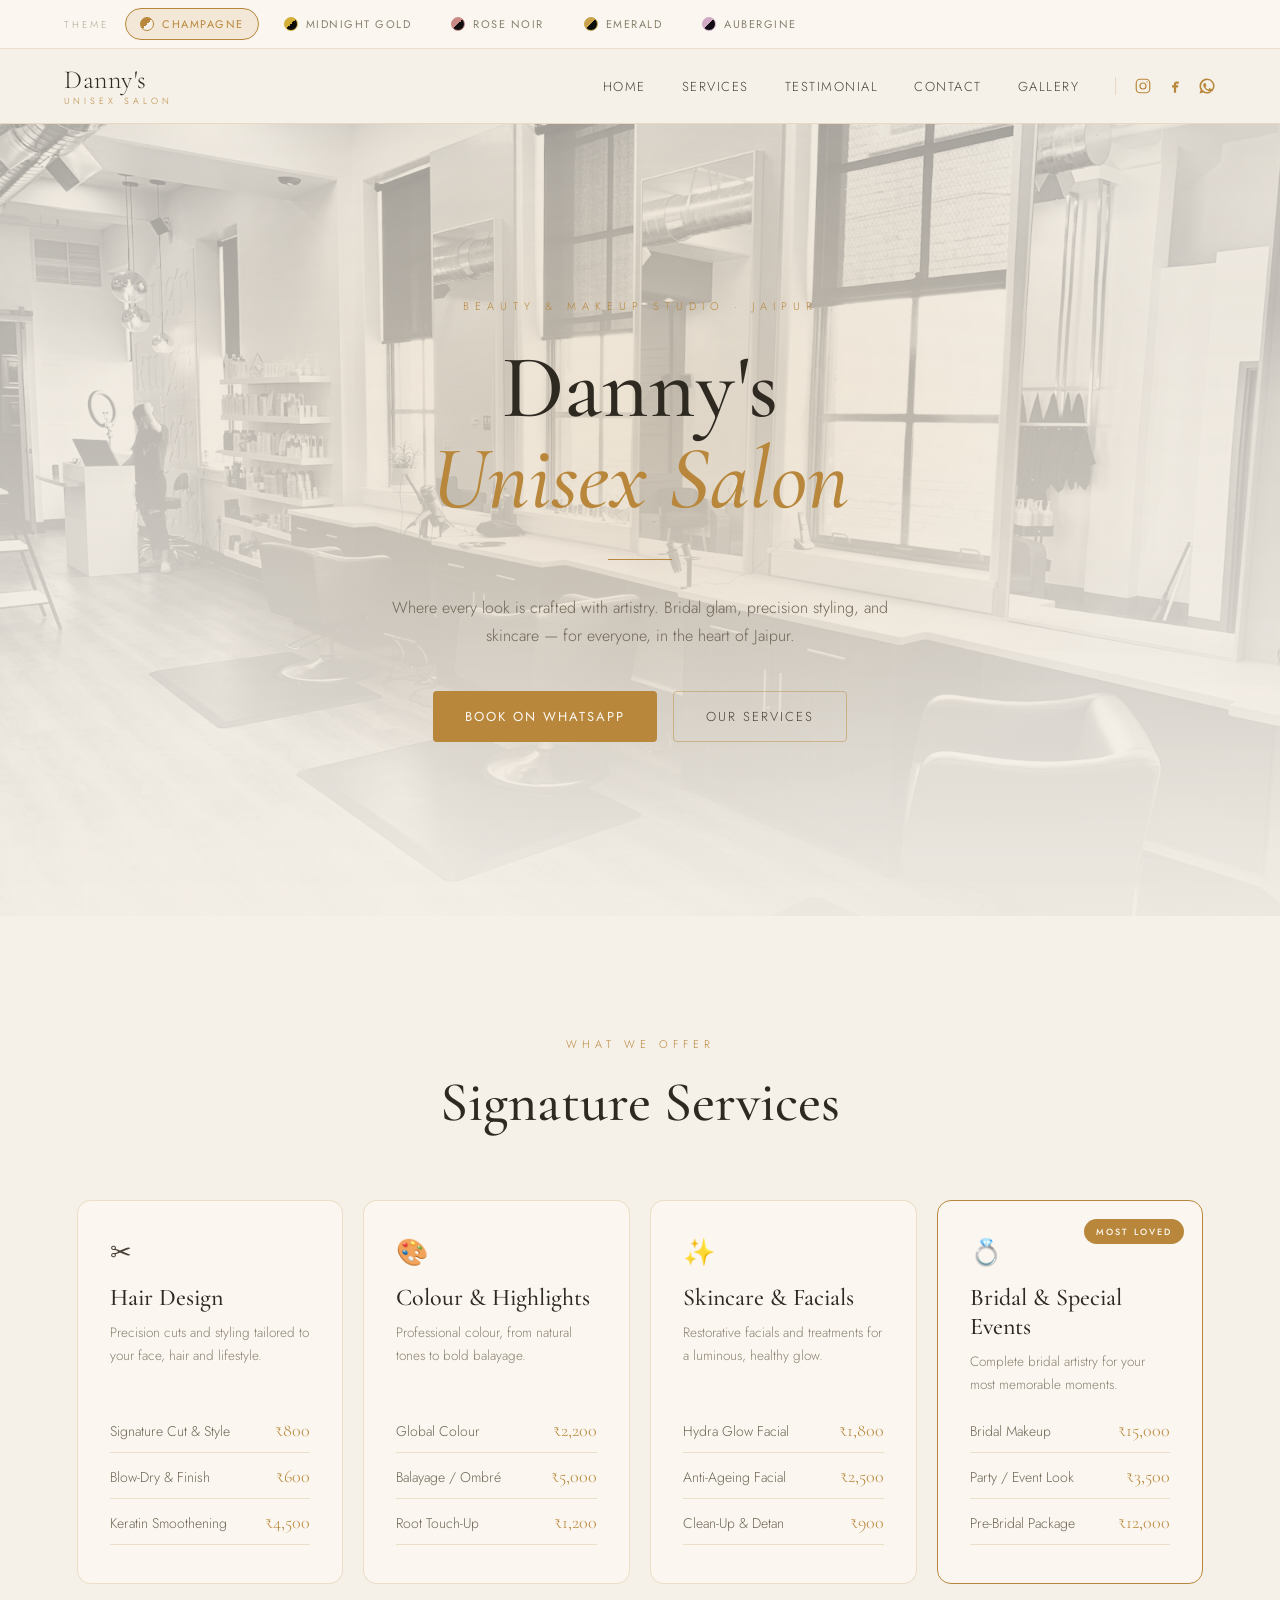
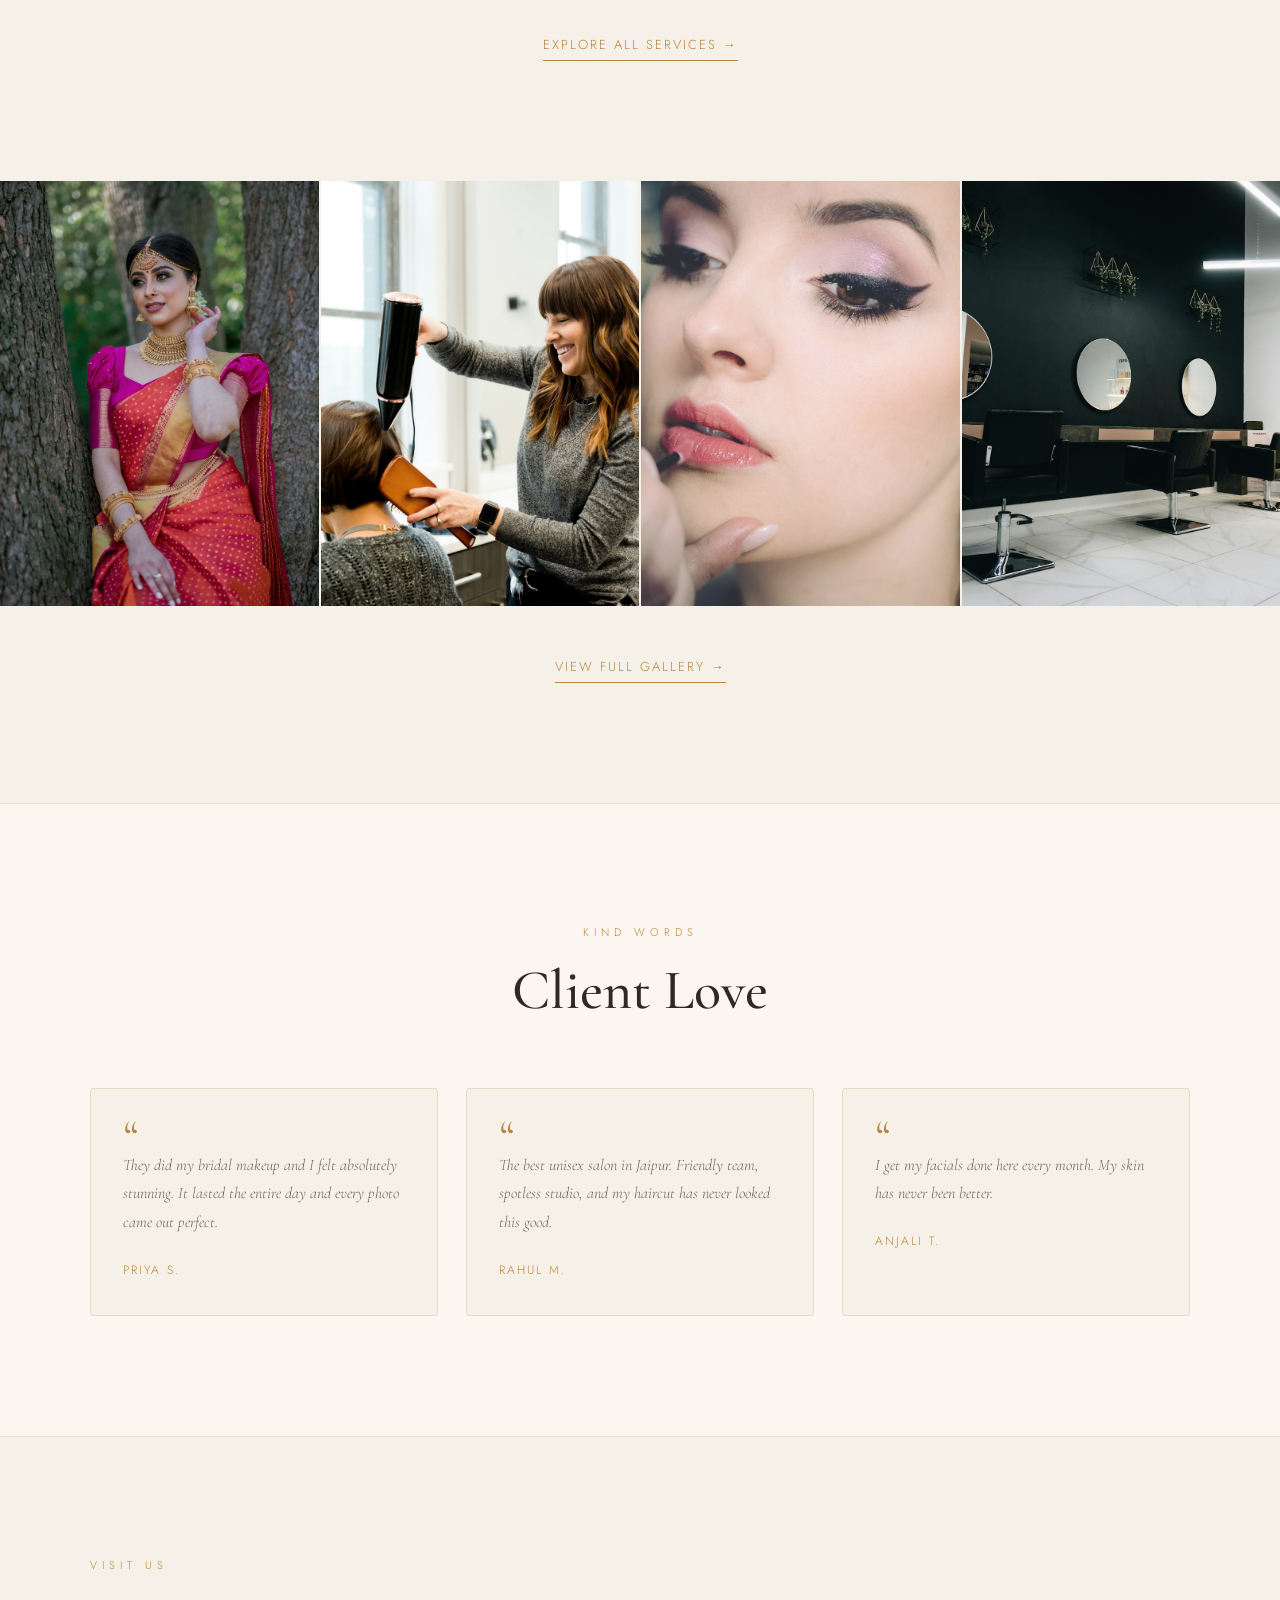
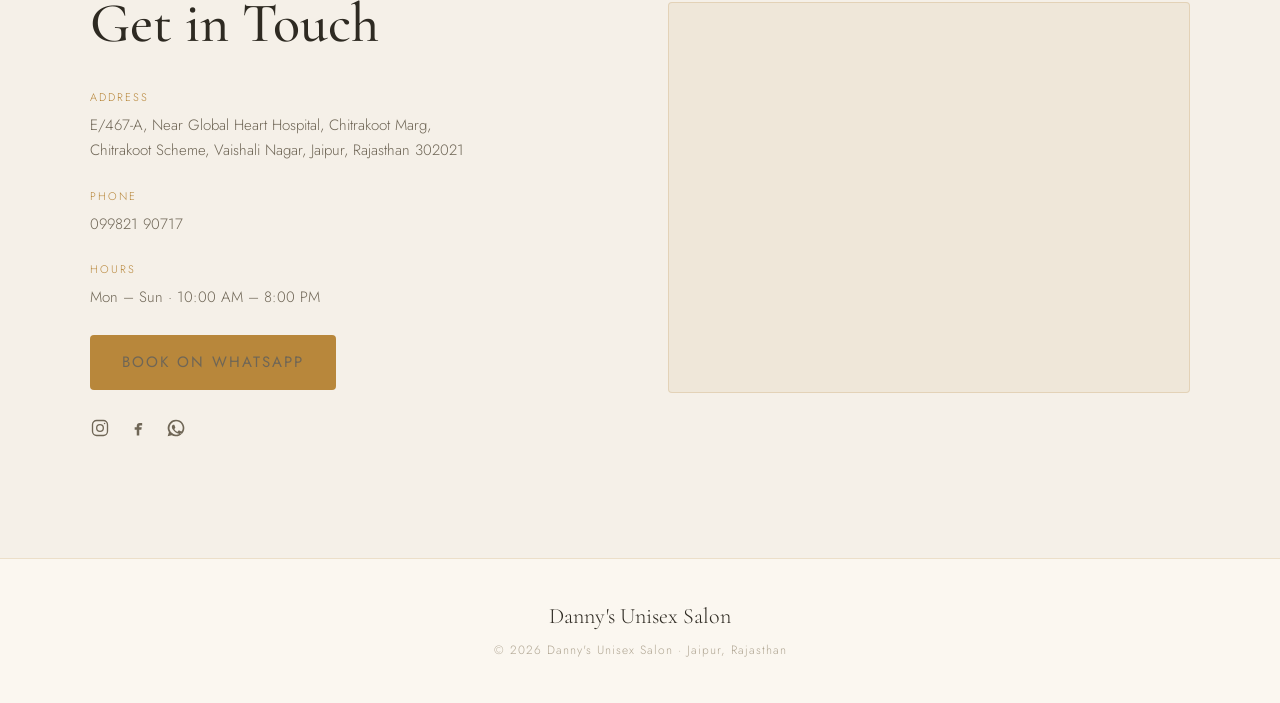
<file: Danny/index.html>
<!DOCTYPE html>
<html lang="en">
<head>
<meta charset="utf-8">
<meta name="viewport" content="width=device-width, initial-scale=1">
<title>Danny's Unisex Salon — Luxury Beauty &amp; Makeup Studio in Jaipur</title>
<meta name="description" content="Danny's Unisex Salon is a luxury beauty & makeup studio in Mansarovar, Jaipur. Bridal makeup, hair styling & colour, facials, nails and grooming — rated 4.7 by 1,300+ clients. Book on WhatsApp.">
<link rel="canonical" href="https://dannysunisexsalon.example.com/">
<meta property="og:type" content="website">
<meta property="og:title" content="Danny's Unisex Salon — Beauty &amp; Makeup Studio, Jaipur">
<meta property="og:description" content="Bridal glam, precision styling, and skincare — for everyone, in the heart of Jaipur. Haircuts, styling, rebonding, bridal makeup and grooming in Chitrakoot Scheme, Vaishali Nagar, Jaipur.">
<meta property="og:image" content="images/hero.jpg">
<meta property="og:locale" content="en_IN">
<link rel="icon" href="data:image/svg+xml,%3Csvg xmlns='http://www.w3.org/2000/svg' viewBox='0 0 64 64'%3E%3Crect width='64' height='64' rx='12' fill='%230d0b09'/%3E%3Ctext x='32' y='44' font-family='Georgia,serif' font-size='36' fill='%23c9a24a' text-anchor='middle'%3ED%3C/text%3E%3C/svg%3E">
<link rel="preconnect" href="https://fonts.googleapis.com">
<link rel="preconnect" href="https://fonts.gstatic.com" crossorigin>
<link href="https://fonts.googleapis.com/css2?family=Cormorant+Garamond:ital,wght@0,400;0,500;0,600;1,400&family=Jost:wght@300;400;500&display=swap" rel="stylesheet">
<link rel="stylesheet" href="css/styles.css">
<script>
// Apply saved theme before first paint to avoid a flash of the default palette
try { document.documentElement.dataset.theme = localStorage.getItem('danny-theme') || 'champagne'; } catch (e) {}
</script>
<script type="application/ld+json">
{
  "@context": "https://schema.org",
  "@type": "BeautySalon",
  "name": "Danny's Unisex Salon",
  "image": "images/hero.jpg",
  "telephone": "+919982190717",
  "priceRange": "₹₹",
  "address": {
    "@type": "PostalAddress",
    "streetAddress": "E/467-A, Near Global Heart Hospital, Chitrakoot Marg, Chitrakoot Scheme, Vaishali Nagar",
    "postalCode": "302021",
    "addressLocality": "Jaipur",
    "addressRegion": "Rajasthan",
    "addressCountry": "IN"
  },
  "openingHoursSpecification": {
    "@type": "OpeningHoursSpecification",
    "dayOfWeek": ["Monday","Tuesday","Wednesday","Thursday","Friday","Saturday","Sunday"],
    "opens": "10:00",
    "closes": "20:00"
  },
  "aggregateRating": {
    "@type": "AggregateRating",
    "ratingValue": "4.7",
    "ratingCount": "178"
  },
  "sameAs": [
    "https://www.instagram.com/dannys_unisex_salon/",
    "https://www.facebook.com/p/Dannys-Unisex-salon-61554795473472/"
  ]
}
</script>
</head>
<body>

<!-- THEME SWITCHER -->
<div class="theme-bar" role="group" aria-label="Choose a colour theme"></div>

<!-- NAV -->
<header class="site-header">
  <a href="#home" class="logo" aria-label="Danny's Unisex Salon — home">
    <span class="name">Danny's</span>
    <span class="tag">Unisex Salon</span>
  </a>
  <nav class="nav-desktop" aria-label="Main navigation">
    <a href="#home">Home</a>
    <a href="#services">Services</a>
    <a href="#testimonial">Testimonial</a>
    <a href="#contact">Contact</a>
    <a href="gallery.html">Gallery</a>
    <div class="nav-social">
      <a href="https://www.instagram.com/dannys_unisex_salon/" aria-label="Instagram" title="Instagram"><svg width="18" height="18" viewBox="0 0 24 24" fill="none" stroke="currentColor" stroke-width="1.6"><rect x="3" y="3" width="18" height="18" rx="5"/><circle cx="12" cy="12" r="4"/><circle cx="17.5" cy="6.5" r="0.9" fill="currentColor" stroke="none"/></svg></a>
      <a href="https://www.facebook.com/p/Dannys-Unisex-salon-61554795473472/" aria-label="Facebook" title="Facebook"><svg width="18" height="18" viewBox="0 0 24 24" fill="currentColor"><path d="M14 9h3V6h-3c-2 0-3.5 1.5-3.5 3.5V11H8v3h2.5v7h3v-7H16l.5-3h-3V9.7c0-.5.3-.7.8-.7z"/></svg></a>
      <a href="https://wa.me/919982190717" aria-label="WhatsApp" title="WhatsApp"><svg width="18" height="18" viewBox="0 0 24 24" fill="currentColor"><path d="M12 2a10 10 0 0 0-8.5 15.2L2 22l4.9-1.4A10 10 0 1 0 12 2zm0 2a8 8 0 0 1 6.3 12.9l-.3.4.6 2.2-2.3-.6-.4.2A8 8 0 1 1 12 4zm-3 4c-.3 0-.7.1-1 .5s-1 1-1 2.4 1 2.8 1.2 3 2.1 3.3 5.1 4.5c2.5 1 3 .8 3.5.8s1.7-.7 2-1.4.3-1.3.2-1.4-.3-.2-.7-.4-2-1-2.3-1.1-.5-.2-.8.2-.9 1.1-1.1 1.3-.4.2-.7.1a6.6 6.6 0 0 1-2-1.2 7.4 7.4 0 0 1-1.3-1.7c-.2-.4 0-.5.2-.7l.5-.6c.2-.2.2-.4.3-.6s0-.5 0-.7-.8-1.9-1-2.5-.5-.5-.7-.5z"/></svg></a>
    </div>
  </nav>
  <button class="hamburger" aria-label="Open menu" aria-expanded="false">
    <span></span><span></span><span></span>
  </button>
</header>

<div class="mobile-menu">
  <a href="#home">Home</a>
  <a href="#services">Services</a>
  <a href="#testimonial">Testimonial</a>
  <a href="#contact">Contact</a>
  <a href="gallery.html">Gallery</a>
  <div class="social-row">
    <a href="https://www.instagram.com/dannys_unisex_salon/" aria-label="Instagram"><svg width="22" height="22" viewBox="0 0 24 24" fill="none" stroke="currentColor" stroke-width="1.6"><rect x="3" y="3" width="18" height="18" rx="5"/><circle cx="12" cy="12" r="4"/><circle cx="17.5" cy="6.5" r="0.9" fill="currentColor" stroke="none"/></svg></a>
    <a href="https://www.facebook.com/p/Dannys-Unisex-salon-61554795473472/" aria-label="Facebook"><svg width="22" height="22" viewBox="0 0 24 24" fill="currentColor"><path d="M14 9h3V6h-3c-2 0-3.5 1.5-3.5 3.5V11H8v3h2.5v7h3v-7H16l.5-3h-3V9.7c0-.5.3-.7.8-.7z"/></svg></a>
    <a href="https://wa.me/919982190717" aria-label="WhatsApp"><svg width="22" height="22" viewBox="0 0 24 24" fill="currentColor"><path d="M12 2a10 10 0 0 0-8.5 15.2L2 22l4.9-1.4A10 10 0 1 0 12 2zm0 2a8 8 0 0 1 6.3 12.9l-.3.4.6 2.2-2.3-.6-.4.2A8 8 0 1 1 12 4zm-3 4c-.3 0-.7.1-1 .5s-1 1-1 2.4 1 2.8 1.2 3 2.1 3.3 5.1 4.5c2.5 1 3 .8 3.5.8s1.7-.7 2-1.4.3-1.3.2-1.4-.3-.2-.7-.4-2-1-2.3-1.1-.5-.2-.8.2-.9 1.1-1.1 1.3-.4.2-.7.1a6.6 6.6 0 0 1-2-1.2 7.4 7.4 0 0 1-1.3-1.7c-.2-.4 0-.5.2-.7l.5-.6c.2-.2.2-.4.3-.6s0-.5 0-.7-.8-1.9-1-2.5-.5-.5-.7-.5z"/></svg></a>
  </div>
</div>

<!-- HERO -->
<section id="home" class="hero">
  <div class="hero-bg" role="img" aria-label="Elegant salon studio interior with styling chairs and mirrors"></div>
  <div class="hero-glow"></div>
  <div class="hero-content">
    <div class="kicker">Beauty &amp; Makeup Studio · Jaipur</div>
    <h1>Danny's<br><em>Unisex Salon</em></h1>
    <div class="divider"></div>
    <p>Where every look is crafted with artistry. Bridal glam, precision styling, and skincare — for everyone, in the heart of Jaipur.</p>
    <div class="hero-cta">
      <a class="btn btn-gold" href="https://wa.me/919982190717?text=Hi%2C%20I'd%20like%20to%20book%20an%20appointment%20at%20Danny's%20Unisex%20Salon">Book on WhatsApp</a>
      <a class="btn btn-outline" href="#services">Our Services</a>
    </div>
  </div>
</section>

<!-- SERVICES -->
<section id="services" class="services">
  <div class="section-head">
    <div class="kicker">What We Offer</div>
    <h2 class="heading">Signature Services</h2>
  </div>
  <div class="services-grid">
    <div class="service-card">
      <span class="icon" aria-hidden="true">✂</span>
      <h3>Hair Design</h3>
      <p>Precision cuts and styling tailored to your face, hair and lifestyle.</p>
      <ul class="price-list">
        <li><span>Signature Cut &amp; Style</span><span class="price">₹800</span></li>
        <li><span>Blow-Dry &amp; Finish</span><span class="price">₹600</span></li>
        <li><span>Keratin Smoothening</span><span class="price">₹4,500</span></li>
      </ul>
    </div>
    <div class="service-card">
      <span class="icon" aria-hidden="true">🎨</span>
      <h3>Colour &amp; Highlights</h3>
      <p>Professional colour, from natural tones to bold balayage.</p>
      <ul class="price-list">
        <li><span>Global Colour</span><span class="price">₹2,200</span></li>
        <li><span>Balayage / Ombré</span><span class="price">₹5,000</span></li>
        <li><span>Root Touch-Up</span><span class="price">₹1,200</span></li>
      </ul>
    </div>
    <div class="service-card">
      <span class="icon" aria-hidden="true">✨</span>
      <h3>Skincare &amp; Facials</h3>
      <p>Restorative facials and treatments for a luminous, healthy glow.</p>
      <ul class="price-list">
        <li><span>Hydra Glow Facial</span><span class="price">₹1,800</span></li>
        <li><span>Anti-Ageing Facial</span><span class="price">₹2,500</span></li>
        <li><span>Clean-Up &amp; Detan</span><span class="price">₹900</span></li>
      </ul>
    </div>
    <div class="service-card featured">
      <span class="badge">Most Loved</span>
      <span class="icon" aria-hidden="true">💍</span>
      <h3>Bridal &amp; Special Events</h3>
      <p>Complete bridal artistry for your most memorable moments.</p>
      <ul class="price-list">
        <li><span>Bridal Makeup</span><span class="price">₹15,000</span></li>
        <li><span>Party / Event Look</span><span class="price">₹3,500</span></li>
        <li><span>Pre-Bridal Package</span><span class="price">₹12,000</span></li>
      </ul>
    </div>
  </div>
  <div style="text-align:center; margin-top:48px;">
    <a href="#contact" class="link-underline">Explore All Services →</a>
  </div>
</section>

<!-- GALLERY PREVIEW -->
<section class="gallery-preview" aria-label="Gallery preview">
  <div class="preview-grid">
    <a href="gallery.html"><img src="images/bridal-01.jpg" alt="Traditional Indian bridal look with gold jewellery" loading="lazy"></a>
    <a href="gallery.html"><img src="images/hair-styling.jpg" alt="Stylist blow-drying a client's hair in the studio" loading="lazy"></a>
    <a href="gallery.html"><img src="images/party-makeup.jpg" alt="Party makeup application — winged liner and soft glam" loading="lazy"></a>
    <a href="gallery.html"><img src="images/studio-interior.jpg" alt="Salon studio interior with styling stations" loading="lazy"></a>
  </div>
  <div style="text-align:center;">
    <a href="gallery.html" class="link-underline">View Full Gallery →</a>
  </div>
</section>

<!-- TESTIMONIAL -->
<section id="testimonial" class="testimonials">
  <div class="section-head">
    <div class="kicker">Kind Words</div>
    <h2 class="heading">Client Love</h2>
  </div>
  <div class="quote-grid">
    <figure class="quote-card">
      <div class="mark">&ldquo;</div>
      <blockquote>They did my bridal makeup and I felt absolutely stunning. It lasted the entire day and every photo came out perfect.</blockquote>
      <figcaption>Priya S.</figcaption>
    </figure>
    <figure class="quote-card">
      <div class="mark">&ldquo;</div>
      <blockquote>The best unisex salon in Jaipur. Friendly team, spotless studio, and my haircut has never looked this good.</blockquote>
      <figcaption>Rahul M.</figcaption>
    </figure>
    <figure class="quote-card">
      <div class="mark">&ldquo;</div>
      <blockquote>I get my facials done here every month. My skin has never been better.</blockquote>
      <figcaption>Anjali T.</figcaption>
    </figure>
  </div>
</section>

<!-- CONTACT -->
<section id="contact" class="contact">
  <div class="contact-grid">
    <div>
      <div class="kicker">Visit Us</div>
      <h2 class="heading" style="margin-bottom:32px;">Get in Touch</h2>
      <div class="contact-info">
        <div>
          <div class="contact-label">Address</div>
          <p>E/467-A, Near Global Heart Hospital, Chitrakoot Marg,<br>Chitrakoot Scheme, Vaishali Nagar, Jaipur, Rajasthan 302021</p>
        </div>
        <div>
          <div class="contact-label">Phone</div>
          <a href="tel:+919982190717">099821 90717</a>
        </div>
        <div>
          <div class="contact-label">Hours</div>
          <p>Mon – Sun · 10:00 AM – 8:00 PM</p>
        </div>
        <div>
          <a class="btn btn-gold" href="https://wa.me/919982190717?text=Hi%2C%20I'd%20like%20to%20book%20an%20appointment%20at%20Danny's%20Unisex%20Salon">Book on WhatsApp</a>
        </div>
        <div class="social-row">
          <a href="https://www.instagram.com/dannys_unisex_salon/" aria-label="Instagram"><svg width="20" height="20" viewBox="0 0 24 24" fill="none" stroke="currentColor" stroke-width="1.6"><rect x="3" y="3" width="18" height="18" rx="5"/><circle cx="12" cy="12" r="4"/><circle cx="17.5" cy="6.5" r="0.9" fill="currentColor" stroke="none"/></svg></a>
          <a href="https://www.facebook.com/p/Dannys-Unisex-salon-61554795473472/" aria-label="Facebook"><svg width="20" height="20" viewBox="0 0 24 24" fill="currentColor"><path d="M14 9h3V6h-3c-2 0-3.5 1.5-3.5 3.5V11H8v3h2.5v7h3v-7H16l.5-3h-3V9.7c0-.5.3-.7.8-.7z"/></svg></a>
          <a href="https://wa.me/919982190717" aria-label="WhatsApp"><svg width="20" height="20" viewBox="0 0 24 24" fill="currentColor"><path d="M12 2a10 10 0 0 0-8.5 15.2L2 22l4.9-1.4A10 10 0 1 0 12 2zm0 2a8 8 0 0 1 6.3 12.9l-.3.4.6 2.2-2.3-.6-.4.2A8 8 0 1 1 12 4zm-3 4c-.3 0-.7.1-1 .5s-1 1-1 2.4 1 2.8 1.2 3 2.1 3.3 5.1 4.5c2.5 1 3 .8 3.5.8s1.7-.7 2-1.4.3-1.3.2-1.4-.3-.2-.7-.4-2-1-2.3-1.1-.5-.2-.8.2-.9 1.1-1.1 1.3-.4.2-.7.1a6.6 6.6 0 0 1-2-1.2 7.4 7.4 0 0 1-1.3-1.7c-.2-.4 0-.5.2-.7l.5-.6c.2-.2.2-.4.3-.6s0-.5 0-.7-.8-1.9-1-2.5-.5-.5-.7-.5z"/></svg></a>
        </div>
      </div>
    </div>
    <div class="map-wrap">
      <iframe
        src="https://www.google.com/maps?q=Danny's+Unisex+Salon,+E/467-A,+Chitrakoot+Marg,+Chitrakoot+Scheme,+Vaishali+Nagar,+Jaipur,+Rajasthan+302021&output=embed"
        title="Map — Danny's Unisex Salon, Jaipur"
        loading="lazy"
        referrerpolicy="no-referrer-when-downgrade"
        allowfullscreen></iframe>
    </div>
  </div>
</section>

<!-- FOOTER -->
<footer class="site-footer">
  <div class="name">Danny's Unisex Salon</div>
  <p>© 2026 Danny's Unisex Salon · Jaipur, Rajasthan</p>
</footer>

<script src="js/main.js"></script>
</body>
</html>
</file>
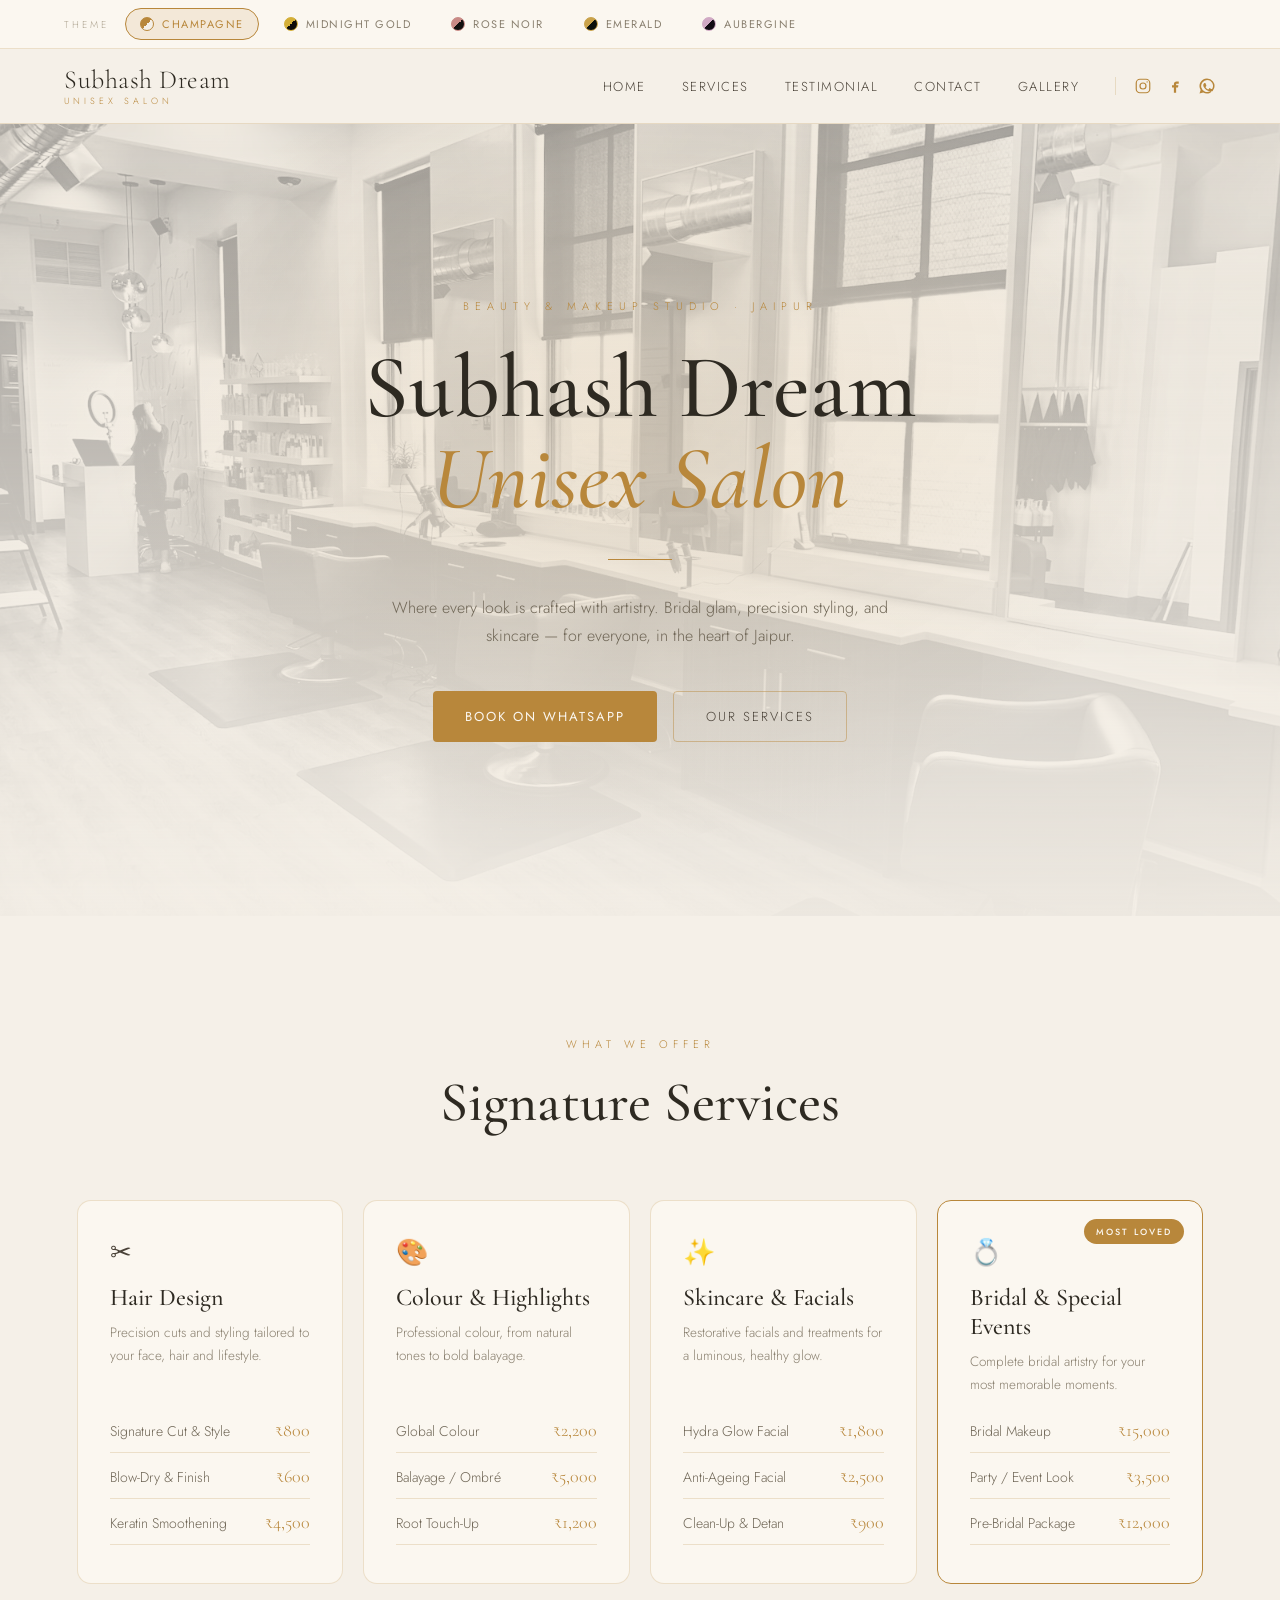
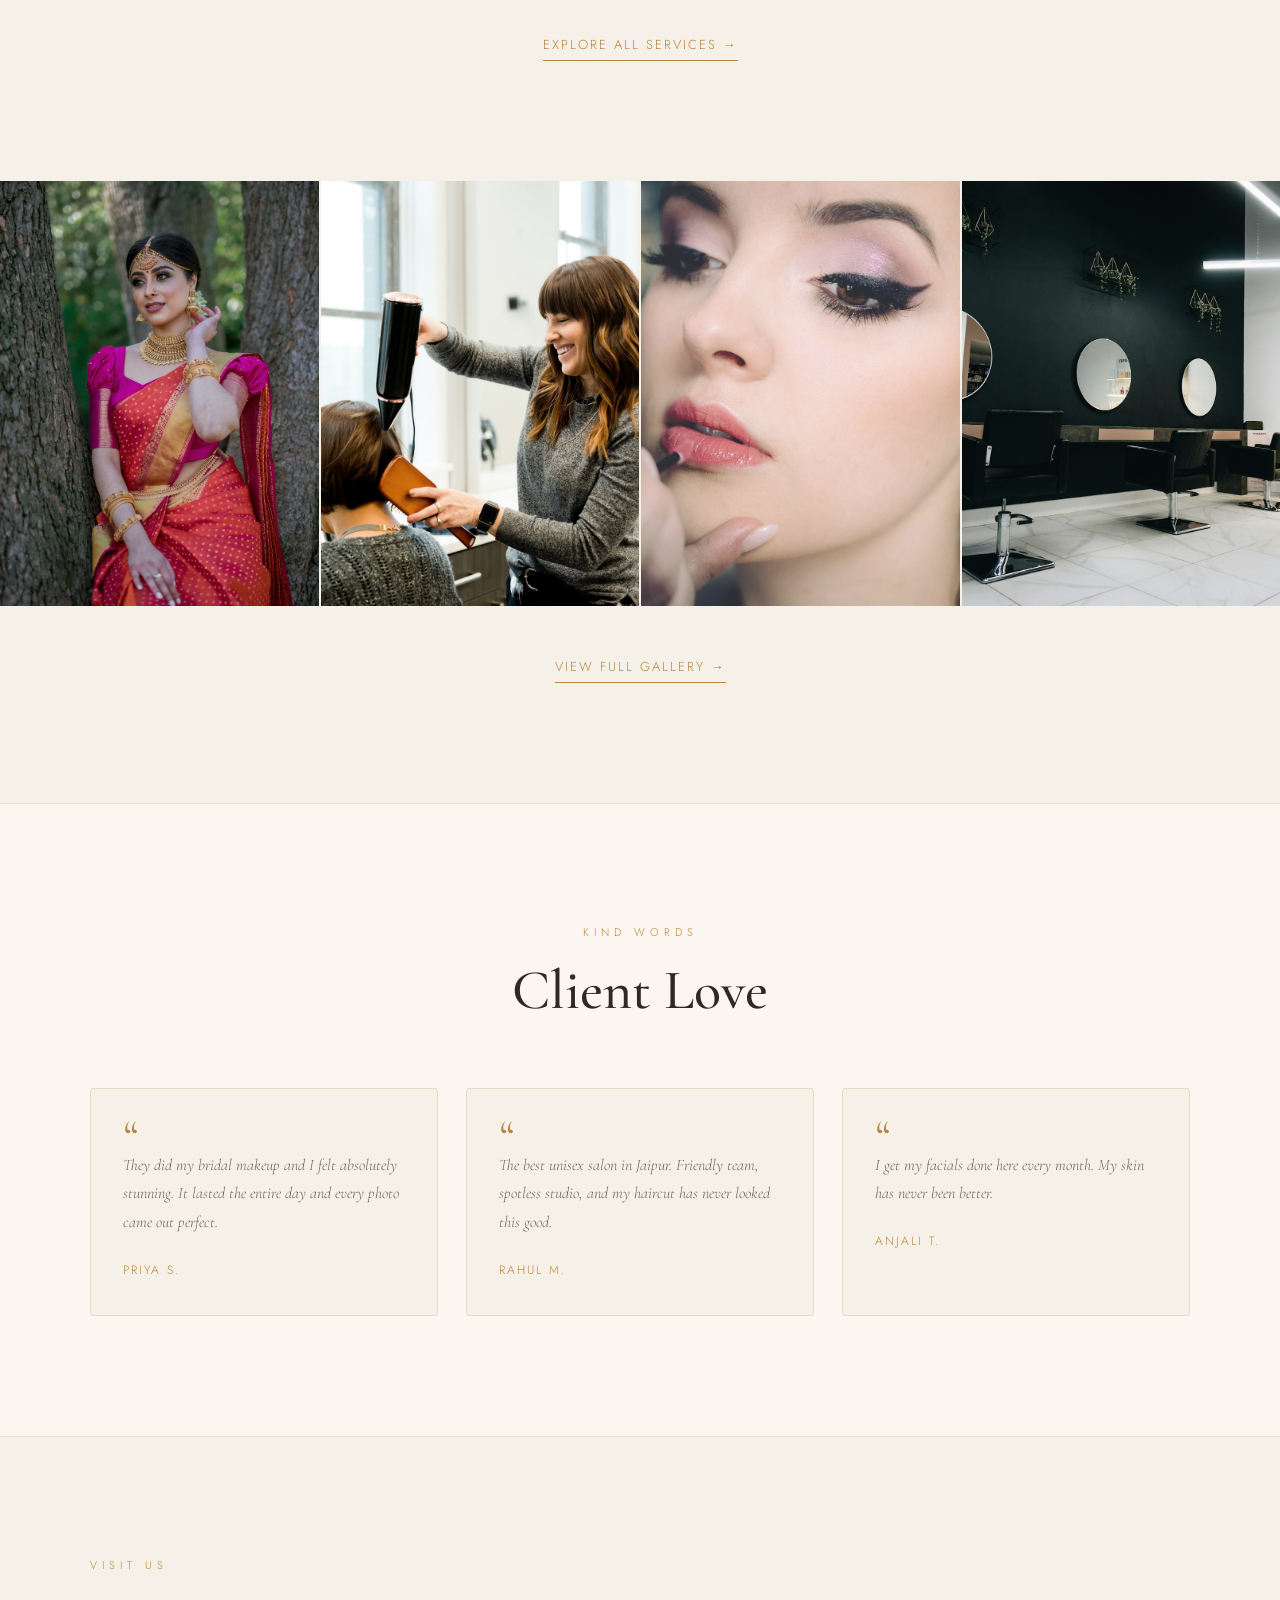
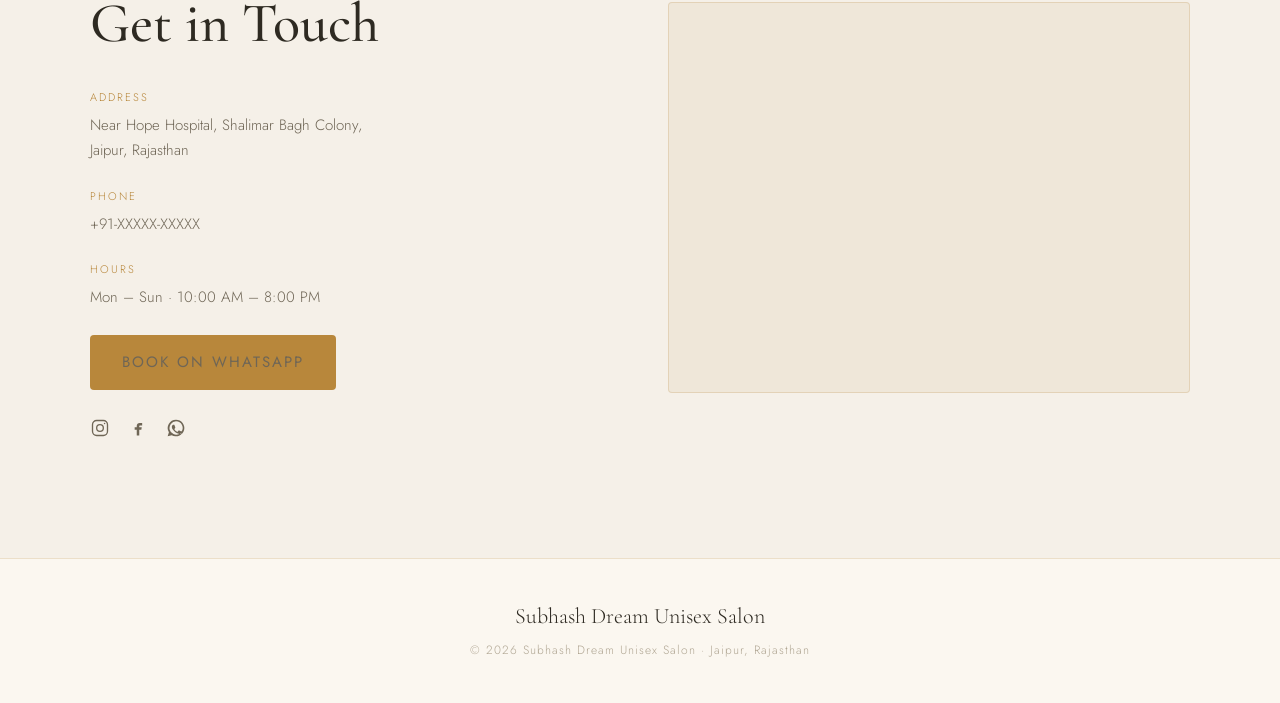
<file: Dannys/index.html>
<!DOCTYPE html>
<html lang="en">
<head>
<meta charset="utf-8">
<meta name="viewport" content="width=device-width, initial-scale=1">
<title>Subhash Dream Unisex Salon — Luxury Beauty &amp; Makeup Studio in Jaipur</title>
<meta name="description" content="Subhash Dream Unisex Salon is a luxury beauty & makeup studio in Mansarovar, Jaipur. Bridal makeup, hair styling & colour, facials, nails and grooming — rated 4.7 by 1,300+ clients. Book on WhatsApp.">
<link rel="canonical" href="https://subhashdreamsalon.example.com/">
<meta property="og:type" content="website">
<meta property="og:title" content="Subhash Dream Unisex Salon — Beauty &amp; Makeup Studio, Jaipur">
<meta property="og:description" content="Bridal glam, precision styling, and skincare — for everyone, in the heart of Jaipur. Haircuts, colour, facials and grooming in Shalimar Bagh Colony, Jaipur.">
<meta property="og:image" content="images/hero.jpg">
<meta property="og:locale" content="en_IN">
<link rel="icon" href="data:image/svg+xml,%3Csvg xmlns='http://www.w3.org/2000/svg' viewBox='0 0 64 64'%3E%3Crect width='64' height='64' rx='12' fill='%230d0b09'/%3E%3Ctext x='32' y='44' font-family='Georgia,serif' font-size='36' fill='%23c9a24a' text-anchor='middle'%3ES%3C/text%3E%3C/svg%3E">
<link rel="preconnect" href="https://fonts.googleapis.com">
<link rel="preconnect" href="https://fonts.gstatic.com" crossorigin>
<link href="https://fonts.googleapis.com/css2?family=Cormorant+Garamond:ital,wght@0,400;0,500;0,600;1,400&family=Jost:wght@300;400;500&display=swap" rel="stylesheet">
<link rel="stylesheet" href="css/styles.css">
<script>
// Apply saved theme before first paint to avoid a flash of the default palette
try { document.documentElement.dataset.theme = localStorage.getItem('dannys-theme') || 'champagne'; } catch (e) {}
</script>
<script type="application/ld+json">
{
  "@context": "https://schema.org",
  "@type": "BeautySalon",
  "name": "Subhash Dream Unisex Salon",
  "image": "images/hero.jpg",
  "telephone": "+91XXXXXXXXXX",
  "priceRange": "₹₹",
  "address": {
    "@type": "PostalAddress",
    "streetAddress": "Near Hope Hospital, Shalimar Bagh Colony",
    "addressLocality": "Jaipur",
    "addressRegion": "Rajasthan",
    "addressCountry": "IN"
  },
  "openingHoursSpecification": {
    "@type": "OpeningHoursSpecification",
    "dayOfWeek": ["Monday","Tuesday","Wednesday","Thursday","Friday","Saturday","Sunday"],
    "opens": "10:00",
    "closes": "20:00"
  }
}
</script>
</head>
<body>

<!-- THEME SWITCHER -->
<div class="theme-bar" role="group" aria-label="Choose a colour theme"></div>

<!-- NAV -->
<header class="site-header">
  <a href="#home" class="logo" aria-label="Subhash Dream Unisex Salon — home">
    <span class="name">Subhash Dream</span>
    <span class="tag">Unisex Salon</span>
  </a>
  <nav class="nav-desktop" aria-label="Main navigation">
    <a href="#home">Home</a>
    <a href="#services">Services</a>
    <a href="#testimonial">Testimonial</a>
    <a href="#contact">Contact</a>
    <a href="gallery.html">Gallery</a>
    <div class="nav-social">
      <a href="#" aria-label="Instagram" title="Instagram"><svg width="18" height="18" viewBox="0 0 24 24" fill="none" stroke="currentColor" stroke-width="1.6"><rect x="3" y="3" width="18" height="18" rx="5"/><circle cx="12" cy="12" r="4"/><circle cx="17.5" cy="6.5" r="0.9" fill="currentColor" stroke="none"/></svg></a>
      <a href="#" aria-label="Facebook" title="Facebook"><svg width="18" height="18" viewBox="0 0 24 24" fill="currentColor"><path d="M14 9h3V6h-3c-2 0-3.5 1.5-3.5 3.5V11H8v3h2.5v7h3v-7H16l.5-3h-3V9.7c0-.5.3-.7.8-.7z"/></svg></a>
      <a href="https://wa.me/91XXXXXXXXXX" aria-label="WhatsApp" title="WhatsApp"><svg width="18" height="18" viewBox="0 0 24 24" fill="currentColor"><path d="M12 2a10 10 0 0 0-8.5 15.2L2 22l4.9-1.4A10 10 0 1 0 12 2zm0 2a8 8 0 0 1 6.3 12.9l-.3.4.6 2.2-2.3-.6-.4.2A8 8 0 1 1 12 4zm-3 4c-.3 0-.7.1-1 .5s-1 1-1 2.4 1 2.8 1.2 3 2.1 3.3 5.1 4.5c2.5 1 3 .8 3.5.8s1.7-.7 2-1.4.3-1.3.2-1.4-.3-.2-.7-.4-2-1-2.3-1.1-.5-.2-.8.2-.9 1.1-1.1 1.3-.4.2-.7.1a6.6 6.6 0 0 1-2-1.2 7.4 7.4 0 0 1-1.3-1.7c-.2-.4 0-.5.2-.7l.5-.6c.2-.2.2-.4.3-.6s0-.5 0-.7-.8-1.9-1-2.5-.5-.5-.7-.5z"/></svg></a>
    </div>
  </nav>
  <button class="hamburger" aria-label="Open menu" aria-expanded="false">
    <span></span><span></span><span></span>
  </button>
</header>

<div class="mobile-menu">
  <a href="#home">Home</a>
  <a href="#services">Services</a>
  <a href="#testimonial">Testimonial</a>
  <a href="#contact">Contact</a>
  <a href="gallery.html">Gallery</a>
  <div class="social-row">
    <a href="#" aria-label="Instagram"><svg width="22" height="22" viewBox="0 0 24 24" fill="none" stroke="currentColor" stroke-width="1.6"><rect x="3" y="3" width="18" height="18" rx="5"/><circle cx="12" cy="12" r="4"/><circle cx="17.5" cy="6.5" r="0.9" fill="currentColor" stroke="none"/></svg></a>
    <a href="#" aria-label="Facebook"><svg width="22" height="22" viewBox="0 0 24 24" fill="currentColor"><path d="M14 9h3V6h-3c-2 0-3.5 1.5-3.5 3.5V11H8v3h2.5v7h3v-7H16l.5-3h-3V9.7c0-.5.3-.7.8-.7z"/></svg></a>
    <a href="https://wa.me/91XXXXXXXXXX" aria-label="WhatsApp"><svg width="22" height="22" viewBox="0 0 24 24" fill="currentColor"><path d="M12 2a10 10 0 0 0-8.5 15.2L2 22l4.9-1.4A10 10 0 1 0 12 2zm0 2a8 8 0 0 1 6.3 12.9l-.3.4.6 2.2-2.3-.6-.4.2A8 8 0 1 1 12 4zm-3 4c-.3 0-.7.1-1 .5s-1 1-1 2.4 1 2.8 1.2 3 2.1 3.3 5.1 4.5c2.5 1 3 .8 3.5.8s1.7-.7 2-1.4.3-1.3.2-1.4-.3-.2-.7-.4-2-1-2.3-1.1-.5-.2-.8.2-.9 1.1-1.1 1.3-.4.2-.7.1a6.6 6.6 0 0 1-2-1.2 7.4 7.4 0 0 1-1.3-1.7c-.2-.4 0-.5.2-.7l.5-.6c.2-.2.2-.4.3-.6s0-.5 0-.7-.8-1.9-1-2.5-.5-.5-.7-.5z"/></svg></a>
  </div>
</div>

<!-- HERO -->
<section id="home" class="hero">
  <div class="hero-bg" role="img" aria-label="Elegant salon studio interior with styling chairs and mirrors"></div>
  <div class="hero-glow"></div>
  <div class="hero-content">
    <div class="kicker">Beauty &amp; Makeup Studio · Jaipur</div>
    <h1>Subhash Dream<br><em>Unisex Salon</em></h1>
    <div class="divider"></div>
    <p>Where every look is crafted with artistry. Bridal glam, precision styling, and skincare — for everyone, in the heart of Jaipur.</p>
    <div class="hero-cta">
      <a class="btn btn-gold" href="https://wa.me/91XXXXXXXXXX?text=Hi%2C%20I'd%20like%20to%20book%20an%20appointment%20at%20Subhash%20Dream%20Unisex%20Salon">Book on WhatsApp</a>
      <a class="btn btn-outline" href="#services">Our Services</a>
    </div>
  </div>
</section>

<!-- SERVICES -->
<section id="services" class="services">
  <div class="section-head">
    <div class="kicker">What We Offer</div>
    <h2 class="heading">Signature Services</h2>
  </div>
  <div class="services-grid">
    <div class="service-card">
      <span class="icon" aria-hidden="true">✂</span>
      <h3>Hair Design</h3>
      <p>Precision cuts and styling tailored to your face, hair and lifestyle.</p>
      <ul class="price-list">
        <li><span>Signature Cut &amp; Style</span><span class="price">₹800</span></li>
        <li><span>Blow-Dry &amp; Finish</span><span class="price">₹600</span></li>
        <li><span>Keratin Smoothening</span><span class="price">₹4,500</span></li>
      </ul>
    </div>
    <div class="service-card">
      <span class="icon" aria-hidden="true">🎨</span>
      <h3>Colour &amp; Highlights</h3>
      <p>Professional colour, from natural tones to bold balayage.</p>
      <ul class="price-list">
        <li><span>Global Colour</span><span class="price">₹2,200</span></li>
        <li><span>Balayage / Ombré</span><span class="price">₹5,000</span></li>
        <li><span>Root Touch-Up</span><span class="price">₹1,200</span></li>
      </ul>
    </div>
    <div class="service-card">
      <span class="icon" aria-hidden="true">✨</span>
      <h3>Skincare &amp; Facials</h3>
      <p>Restorative facials and treatments for a luminous, healthy glow.</p>
      <ul class="price-list">
        <li><span>Hydra Glow Facial</span><span class="price">₹1,800</span></li>
        <li><span>Anti-Ageing Facial</span><span class="price">₹2,500</span></li>
        <li><span>Clean-Up &amp; Detan</span><span class="price">₹900</span></li>
      </ul>
    </div>
    <div class="service-card featured">
      <span class="badge">Most Loved</span>
      <span class="icon" aria-hidden="true">💍</span>
      <h3>Bridal &amp; Special Events</h3>
      <p>Complete bridal artistry for your most memorable moments.</p>
      <ul class="price-list">
        <li><span>Bridal Makeup</span><span class="price">₹15,000</span></li>
        <li><span>Party / Event Look</span><span class="price">₹3,500</span></li>
        <li><span>Pre-Bridal Package</span><span class="price">₹12,000</span></li>
      </ul>
    </div>
  </div>
  <div style="text-align:center; margin-top:48px;">
    <a href="#contact" class="link-underline">Explore All Services →</a>
  </div>
</section>

<!-- GALLERY PREVIEW -->
<section class="gallery-preview" aria-label="Gallery preview">
  <div class="preview-grid">
    <a href="gallery.html"><img src="images/bridal-01.jpg" alt="Traditional Indian bridal look with gold jewellery" loading="lazy"></a>
    <a href="gallery.html"><img src="images/hair-styling.jpg" alt="Stylist blow-drying a client's hair in the studio" loading="lazy"></a>
    <a href="gallery.html"><img src="images/party-makeup.jpg" alt="Party makeup application — winged liner and soft glam" loading="lazy"></a>
    <a href="gallery.html"><img src="images/studio-interior.jpg" alt="Salon studio interior with styling stations" loading="lazy"></a>
  </div>
  <div style="text-align:center;">
    <a href="gallery.html" class="link-underline">View Full Gallery →</a>
  </div>
</section>

<!-- TESTIMONIAL -->
<section id="testimonial" class="testimonials">
  <div class="section-head">
    <div class="kicker">Kind Words</div>
    <h2 class="heading">Client Love</h2>
  </div>
  <div class="quote-grid">
    <figure class="quote-card">
      <div class="mark">&ldquo;</div>
      <blockquote>They did my bridal makeup and I felt absolutely stunning. It lasted the entire day and every photo came out perfect.</blockquote>
      <figcaption>Priya S.</figcaption>
    </figure>
    <figure class="quote-card">
      <div class="mark">&ldquo;</div>
      <blockquote>The best unisex salon in Jaipur. Friendly team, spotless studio, and my haircut has never looked this good.</blockquote>
      <figcaption>Rahul M.</figcaption>
    </figure>
    <figure class="quote-card">
      <div class="mark">&ldquo;</div>
      <blockquote>I get my facials done here every month. My skin has never been better.</blockquote>
      <figcaption>Anjali T.</figcaption>
    </figure>
  </div>
</section>

<!-- CONTACT -->
<section id="contact" class="contact">
  <div class="contact-grid">
    <div>
      <div class="kicker">Visit Us</div>
      <h2 class="heading" style="margin-bottom:32px;">Get in Touch</h2>
      <div class="contact-info">
        <div>
          <div class="contact-label">Address</div>
          <p>Near Hope Hospital, Shalimar Bagh Colony,<br>Jaipur, Rajasthan</p>
        </div>
        <div>
          <div class="contact-label">Phone</div>
          <a href="tel:+91XXXXXXXXXX">+91-XXXXX-XXXXX</a>
        </div>
        <div>
          <div class="contact-label">Hours</div>
          <p>Mon – Sun · 10:00 AM – 8:00 PM</p>
        </div>
        <div>
          <a class="btn btn-gold" href="https://wa.me/91XXXXXXXXXX?text=Hi%2C%20I'd%20like%20to%20book%20an%20appointment%20at%20Subhash%20Dream%20Unisex%20Salon">Book on WhatsApp</a>
        </div>
        <div class="social-row">
          <a href="#" aria-label="Instagram"><svg width="20" height="20" viewBox="0 0 24 24" fill="none" stroke="currentColor" stroke-width="1.6"><rect x="3" y="3" width="18" height="18" rx="5"/><circle cx="12" cy="12" r="4"/><circle cx="17.5" cy="6.5" r="0.9" fill="currentColor" stroke="none"/></svg></a>
          <a href="#" aria-label="Facebook"><svg width="20" height="20" viewBox="0 0 24 24" fill="currentColor"><path d="M14 9h3V6h-3c-2 0-3.5 1.5-3.5 3.5V11H8v3h2.5v7h3v-7H16l.5-3h-3V9.7c0-.5.3-.7.8-.7z"/></svg></a>
          <a href="https://wa.me/91XXXXXXXXXX" aria-label="WhatsApp"><svg width="20" height="20" viewBox="0 0 24 24" fill="currentColor"><path d="M12 2a10 10 0 0 0-8.5 15.2L2 22l4.9-1.4A10 10 0 1 0 12 2zm0 2a8 8 0 0 1 6.3 12.9l-.3.4.6 2.2-2.3-.6-.4.2A8 8 0 1 1 12 4zm-3 4c-.3 0-.7.1-1 .5s-1 1-1 2.4 1 2.8 1.2 3 2.1 3.3 5.1 4.5c2.5 1 3 .8 3.5.8s1.7-.7 2-1.4.3-1.3.2-1.4-.3-.2-.7-.4-2-1-2.3-1.1-.5-.2-.8.2-.9 1.1-1.1 1.3-.4.2-.7.1a6.6 6.6 0 0 1-2-1.2 7.4 7.4 0 0 1-1.3-1.7c-.2-.4 0-.5.2-.7l.5-.6c.2-.2.2-.4.3-.6s0-.5 0-.7-.8-1.9-1-2.5-.5-.5-.7-.5z"/></svg></a>
        </div>
      </div>
    </div>
    <div class="map-wrap">
      <iframe
        src="https://www.google.com/maps?q=Subhash+Dream+Unisex+Salon,+Near+Hope+Hospital,+Shalimar+Bagh+Colony,+Jaipur,+Rajasthan&output=embed"
        title="Map — Subhash Dream Unisex Salon, Jaipur"
        loading="lazy"
        referrerpolicy="no-referrer-when-downgrade"
        allowfullscreen></iframe>
    </div>
  </div>
</section>

<!-- FOOTER -->
<footer class="site-footer">
  <div class="name">Subhash Dream Unisex Salon</div>
  <p>© 2026 Subhash Dream Unisex Salon · Jaipur, Rajasthan</p>
</footer>

<script src="js/main.js"></script>
</body>
</html>
</file>
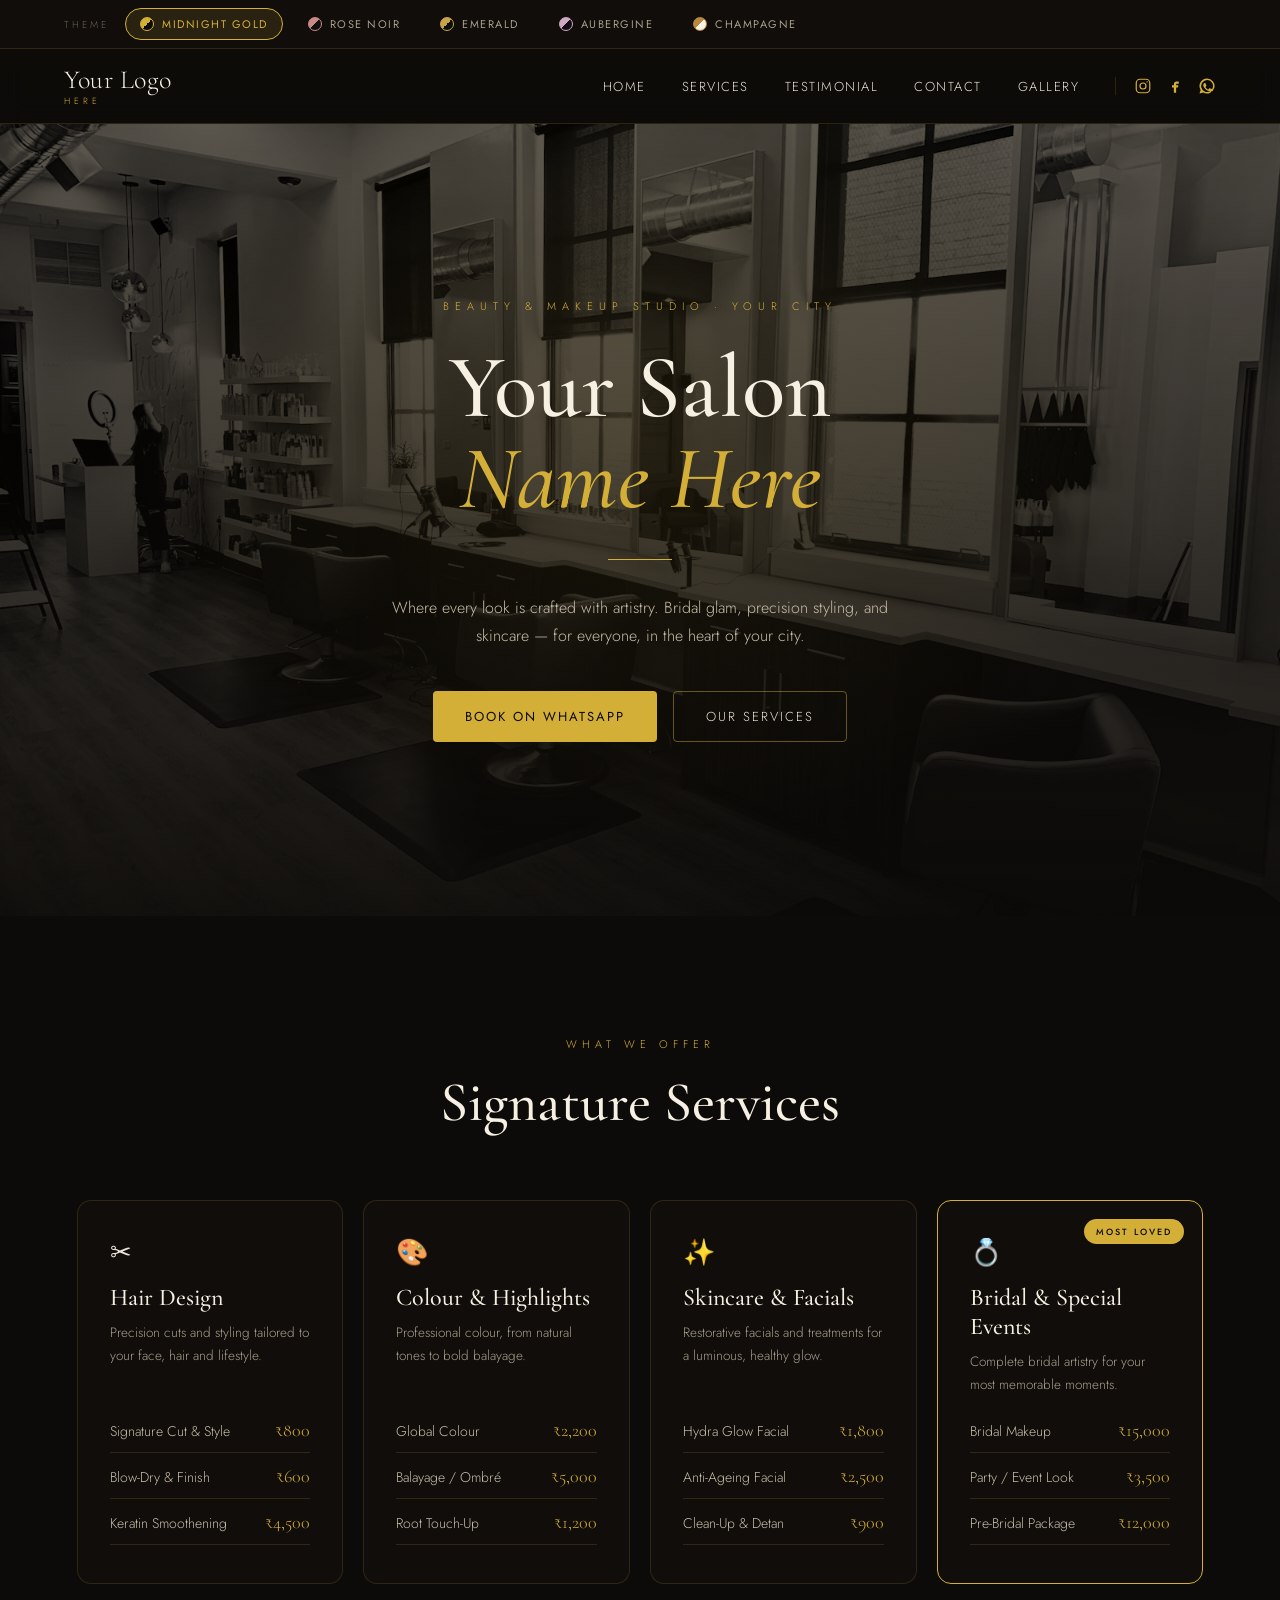
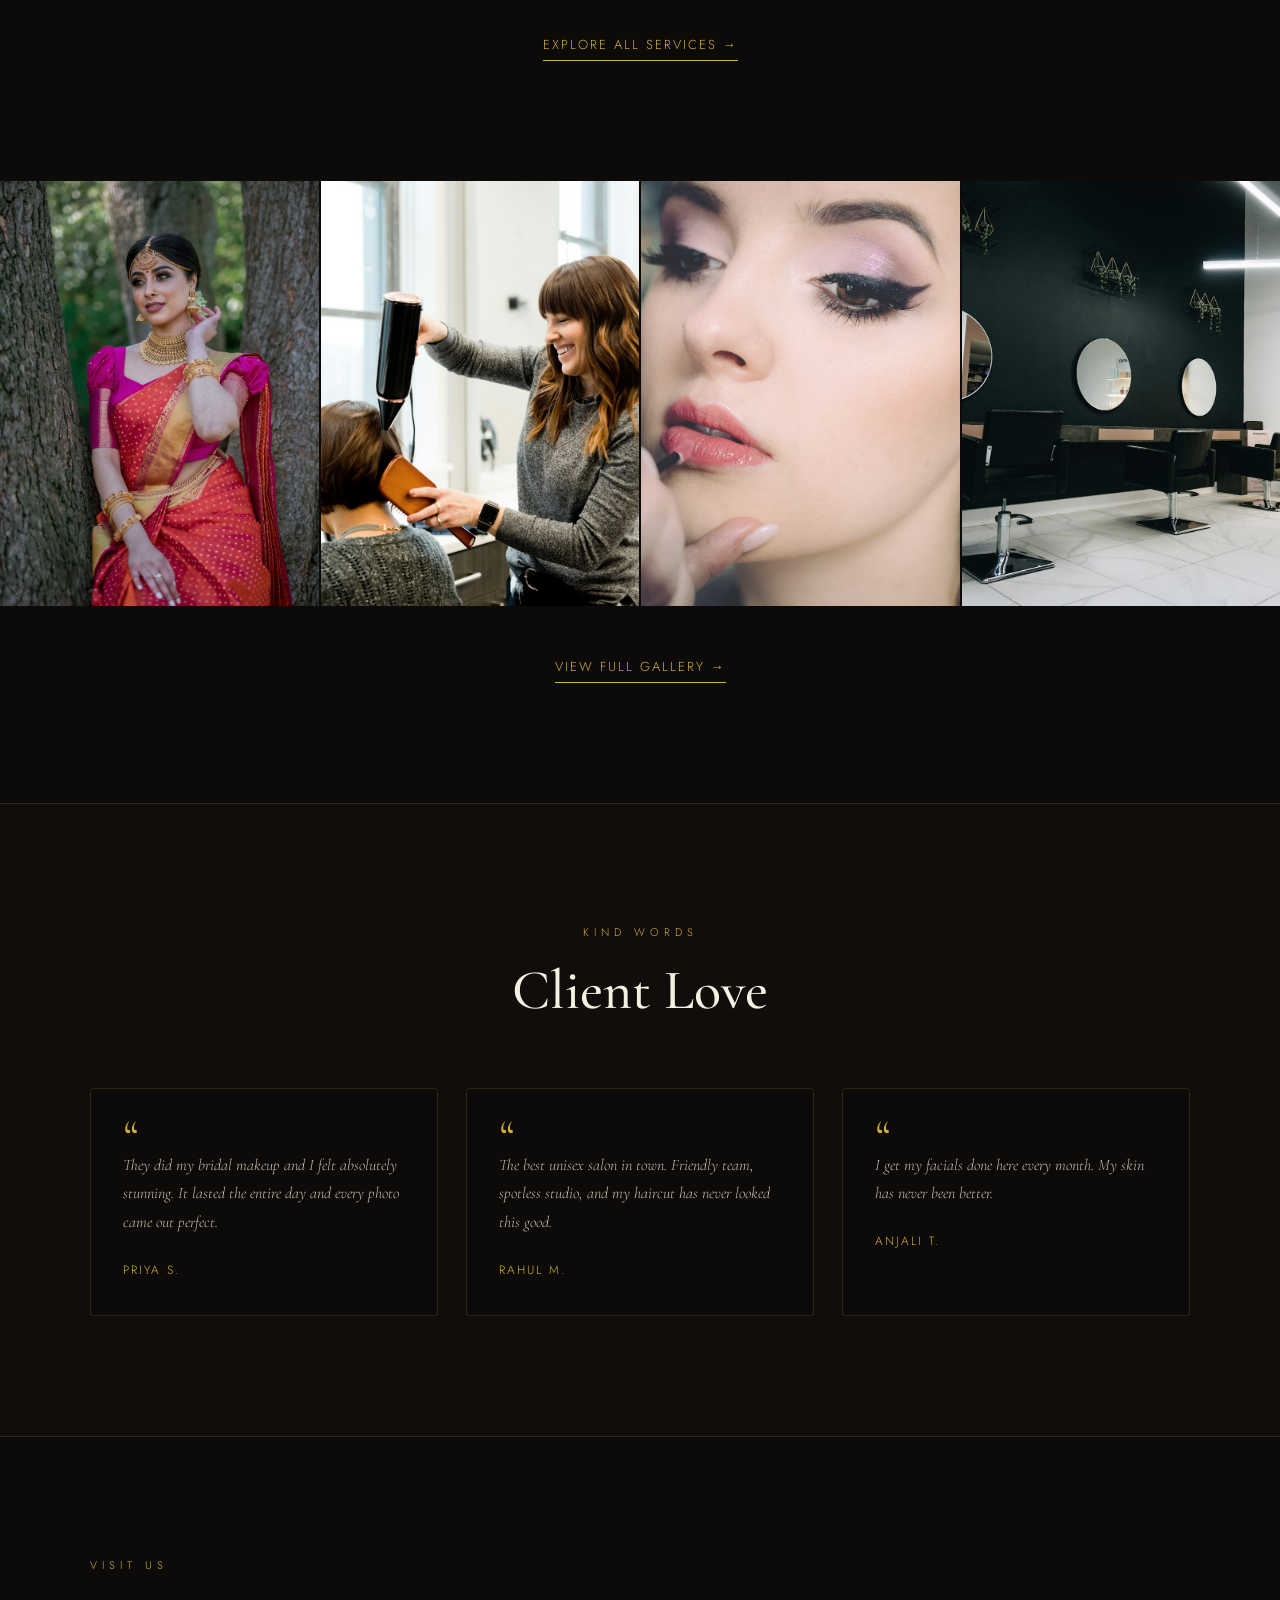
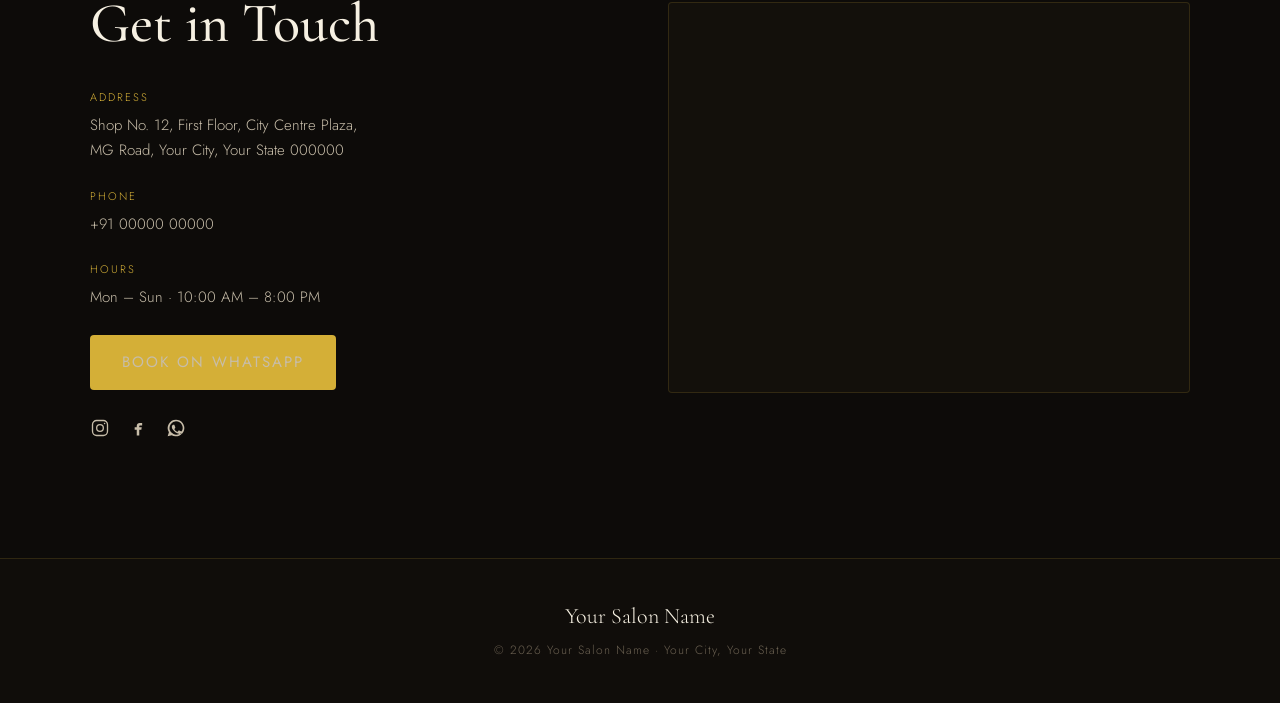
<file: Generic/index.html>
<!DOCTYPE html>
<html lang="en">
<head>
<meta charset="utf-8">
<meta name="viewport" content="width=device-width, initial-scale=1">
<title>Your Salon Name — Luxury Beauty &amp; Makeup Studio</title>
<meta name="description" content="A modern unisex salon website template — haircuts, styling, colour, facials, bridal makeup and grooming for men and women. Replace this text with your salon's description.">
<link rel="canonical" href="https://yoursalon.example.com/">
<meta property="og:type" content="website">
<meta property="og:title" content="Your Salon Name — Beauty &amp; Makeup Studio">
<meta property="og:description" content="Bridal glam, precision styling, and skincare — for everyone, in the heart of your city. Haircuts, colour, facials and grooming — your salon, your style.">
<meta property="og:image" content="images/hero.jpg">
<meta property="og:locale" content="en_IN">
<link rel="icon" href="data:image/svg+xml,%3Csvg xmlns='http://www.w3.org/2000/svg' viewBox='0 0 64 64'%3E%3Crect width='64' height='64' rx='12' fill='%230d0b09'/%3E%3Ctext x='32' y='44' font-family='Georgia,serif' font-size='30' fill='%23c9a24a' text-anchor='middle'%3E%E2%9C%82%3C/text%3E%3C/svg%3E">
<link rel="preconnect" href="https://fonts.googleapis.com">
<link rel="preconnect" href="https://fonts.gstatic.com" crossorigin>
<link href="https://fonts.googleapis.com/css2?family=Cormorant+Garamond:ital,wght@0,400;0,500;0,600;1,400&family=Jost:wght@300;400;500&display=swap" rel="stylesheet">
<link rel="stylesheet" href="css/styles.css">
<script>
// Apply saved theme before first paint to avoid a flash of the default palette
try { document.documentElement.dataset.theme = localStorage.getItem('generic-salon-theme') || 'midnight'; } catch (e) {}
</script>
<script type="application/ld+json">
{
  "@context": "https://schema.org",
  "@type": "BeautySalon",
  "name": "Your Salon Name",
  "image": "images/hero.jpg",
  "telephone": "+91-00000-00000",
  "priceRange": "₹₹",
  "address": {
    "@type": "PostalAddress",
    "streetAddress": "Shop No. 12, First Floor, City Centre Plaza, MG Road",
    "addressLocality": "Your City",
    "addressRegion": "Your State",
    "addressCountry": "IN"
  },
  "openingHoursSpecification": {
    "@type": "OpeningHoursSpecification",
    "dayOfWeek": ["Monday","Tuesday","Wednesday","Thursday","Friday","Saturday","Sunday"],
    "opens": "10:00",
    "closes": "20:00"
  }
}
</script>
</head>
<body>

<!-- THEME SWITCHER -->
<div class="theme-bar" role="group" aria-label="Choose a colour theme"></div>

<!-- NAV -->
<header class="site-header">
  <a href="#home" class="logo" aria-label="Your Salon Name — home">
    <span class="name">Your Logo</span>
    <span class="tag">Here</span>
  </a>
  <nav class="nav-desktop" aria-label="Main navigation">
    <a href="#home">Home</a>
    <a href="#services">Services</a>
    <a href="#testimonial">Testimonial</a>
    <a href="#contact">Contact</a>
    <a href="gallery.html">Gallery</a>
    <div class="nav-social">
      <a href="#" aria-label="Instagram" title="Instagram"><svg width="18" height="18" viewBox="0 0 24 24" fill="none" stroke="currentColor" stroke-width="1.6"><rect x="3" y="3" width="18" height="18" rx="5"/><circle cx="12" cy="12" r="4"/><circle cx="17.5" cy="6.5" r="0.9" fill="currentColor" stroke="none"/></svg></a>
      <a href="#" aria-label="Facebook" title="Facebook"><svg width="18" height="18" viewBox="0 0 24 24" fill="currentColor"><path d="M14 9h3V6h-3c-2 0-3.5 1.5-3.5 3.5V11H8v3h2.5v7h3v-7H16l.5-3h-3V9.7c0-.5.3-.7.8-.7z"/></svg></a>
      <a href="#" aria-label="WhatsApp" title="WhatsApp"><svg width="18" height="18" viewBox="0 0 24 24" fill="currentColor"><path d="M12 2a10 10 0 0 0-8.5 15.2L2 22l4.9-1.4A10 10 0 1 0 12 2zm0 2a8 8 0 0 1 6.3 12.9l-.3.4.6 2.2-2.3-.6-.4.2A8 8 0 1 1 12 4zm-3 4c-.3 0-.7.1-1 .5s-1 1-1 2.4 1 2.8 1.2 3 2.1 3.3 5.1 4.5c2.5 1 3 .8 3.5.8s1.7-.7 2-1.4.3-1.3.2-1.4-.3-.2-.7-.4-2-1-2.3-1.1-.5-.2-.8.2-.9 1.1-1.1 1.3-.4.2-.7.1a6.6 6.6 0 0 1-2-1.2 7.4 7.4 0 0 1-1.3-1.7c-.2-.4 0-.5.2-.7l.5-.6c.2-.2.2-.4.3-.6s0-.5 0-.7-.8-1.9-1-2.5-.5-.5-.7-.5z"/></svg></a>
    </div>
  </nav>
  <button class="hamburger" aria-label="Open menu" aria-expanded="false">
    <span></span><span></span><span></span>
  </button>
</header>

<div class="mobile-menu">
  <a href="#home">Home</a>
  <a href="#services">Services</a>
  <a href="#testimonial">Testimonial</a>
  <a href="#contact">Contact</a>
  <a href="gallery.html">Gallery</a>
  <div class="social-row">
    <a href="#" aria-label="Instagram"><svg width="22" height="22" viewBox="0 0 24 24" fill="none" stroke="currentColor" stroke-width="1.6"><rect x="3" y="3" width="18" height="18" rx="5"/><circle cx="12" cy="12" r="4"/><circle cx="17.5" cy="6.5" r="0.9" fill="currentColor" stroke="none"/></svg></a>
    <a href="#" aria-label="Facebook"><svg width="22" height="22" viewBox="0 0 24 24" fill="currentColor"><path d="M14 9h3V6h-3c-2 0-3.5 1.5-3.5 3.5V11H8v3h2.5v7h3v-7H16l.5-3h-3V9.7c0-.5.3-.7.8-.7z"/></svg></a>
    <a href="#" aria-label="WhatsApp"><svg width="22" height="22" viewBox="0 0 24 24" fill="currentColor"><path d="M12 2a10 10 0 0 0-8.5 15.2L2 22l4.9-1.4A10 10 0 1 0 12 2zm0 2a8 8 0 0 1 6.3 12.9l-.3.4.6 2.2-2.3-.6-.4.2A8 8 0 1 1 12 4zm-3 4c-.3 0-.7.1-1 .5s-1 1-1 2.4 1 2.8 1.2 3 2.1 3.3 5.1 4.5c2.5 1 3 .8 3.5.8s1.7-.7 2-1.4.3-1.3.2-1.4-.3-.2-.7-.4-2-1-2.3-1.1-.5-.2-.8.2-.9 1.1-1.1 1.3-.4.2-.7.1a6.6 6.6 0 0 1-2-1.2 7.4 7.4 0 0 1-1.3-1.7c-.2-.4 0-.5.2-.7l.5-.6c.2-.2.2-.4.3-.6s0-.5 0-.7-.8-1.9-1-2.5-.5-.5-.7-.5z"/></svg></a>
  </div>
</div>

<!-- HERO -->
<section id="home" class="hero">
  <div class="hero-bg" role="img" aria-label="Elegant salon studio interior with styling chairs and mirrors"></div>
  <div class="hero-glow"></div>
  <div class="hero-content">
    <div class="kicker">Beauty &amp; Makeup Studio · Your City</div>
    <h1>Your Salon<br><em>Name Here</em></h1>
    <div class="divider"></div>
    <p>Where every look is crafted with artistry. Bridal glam, precision styling, and skincare — for everyone, in the heart of your city.</p>
    <div class="hero-cta">
      <a class="btn btn-gold" href="#">Book on WhatsApp</a>
      <a class="btn btn-outline" href="#services">Our Services</a>
    </div>
  </div>
</section>

<!-- SERVICES -->
<section id="services" class="services">
  <div class="section-head">
    <div class="kicker">What We Offer</div>
    <h2 class="heading">Signature Services</h2>
  </div>
  <div class="services-grid">
    <div class="service-card">
      <span class="icon" aria-hidden="true">✂</span>
      <h3>Hair Design</h3>
      <p>Precision cuts and styling tailored to your face, hair and lifestyle.</p>
      <ul class="price-list">
        <li><span>Signature Cut &amp; Style</span><span class="price">₹800</span></li>
        <li><span>Blow-Dry &amp; Finish</span><span class="price">₹600</span></li>
        <li><span>Keratin Smoothening</span><span class="price">₹4,500</span></li>
      </ul>
    </div>
    <div class="service-card">
      <span class="icon" aria-hidden="true">🎨</span>
      <h3>Colour &amp; Highlights</h3>
      <p>Professional colour, from natural tones to bold balayage.</p>
      <ul class="price-list">
        <li><span>Global Colour</span><span class="price">₹2,200</span></li>
        <li><span>Balayage / Ombré</span><span class="price">₹5,000</span></li>
        <li><span>Root Touch-Up</span><span class="price">₹1,200</span></li>
      </ul>
    </div>
    <div class="service-card">
      <span class="icon" aria-hidden="true">✨</span>
      <h3>Skincare &amp; Facials</h3>
      <p>Restorative facials and treatments for a luminous, healthy glow.</p>
      <ul class="price-list">
        <li><span>Hydra Glow Facial</span><span class="price">₹1,800</span></li>
        <li><span>Anti-Ageing Facial</span><span class="price">₹2,500</span></li>
        <li><span>Clean-Up &amp; Detan</span><span class="price">₹900</span></li>
      </ul>
    </div>
    <div class="service-card featured">
      <span class="badge">Most Loved</span>
      <span class="icon" aria-hidden="true">💍</span>
      <h3>Bridal &amp; Special Events</h3>
      <p>Complete bridal artistry for your most memorable moments.</p>
      <ul class="price-list">
        <li><span>Bridal Makeup</span><span class="price">₹15,000</span></li>
        <li><span>Party / Event Look</span><span class="price">₹3,500</span></li>
        <li><span>Pre-Bridal Package</span><span class="price">₹12,000</span></li>
      </ul>
    </div>
  </div>
  <div style="text-align:center; margin-top:48px;">
    <a href="#contact" class="link-underline">Explore All Services →</a>
  </div>
</section>

<!-- GALLERY PREVIEW -->
<section class="gallery-preview" aria-label="Gallery preview">
  <div class="preview-grid">
    <a href="gallery.html"><img src="images/bridal-01.jpg" alt="Traditional Indian bridal look with gold jewellery" loading="lazy"></a>
    <a href="gallery.html"><img src="images/hair-styling.jpg" alt="Stylist blow-drying a client's hair in the studio" loading="lazy"></a>
    <a href="gallery.html"><img src="images/party-makeup.jpg" alt="Party makeup application — winged liner and soft glam" loading="lazy"></a>
    <a href="gallery.html"><img src="images/studio-interior.jpg" alt="Salon studio interior with styling stations" loading="lazy"></a>
  </div>
  <div style="text-align:center;">
    <a href="gallery.html" class="link-underline">View Full Gallery →</a>
  </div>
</section>

<!-- TESTIMONIAL -->
<section id="testimonial" class="testimonials">
  <div class="section-head">
    <div class="kicker">Kind Words</div>
    <h2 class="heading">Client Love</h2>
  </div>
  <div class="quote-grid">
    <figure class="quote-card">
      <div class="mark">&ldquo;</div>
      <blockquote>They did my bridal makeup and I felt absolutely stunning. It lasted the entire day and every photo came out perfect.</blockquote>
      <figcaption>Priya S.</figcaption>
    </figure>
    <figure class="quote-card">
      <div class="mark">&ldquo;</div>
      <blockquote>The best unisex salon in town. Friendly team, spotless studio, and my haircut has never looked this good.</blockquote>
      <figcaption>Rahul M.</figcaption>
    </figure>
    <figure class="quote-card">
      <div class="mark">&ldquo;</div>
      <blockquote>I get my facials done here every month. My skin has never been better.</blockquote>
      <figcaption>Anjali T.</figcaption>
    </figure>
  </div>
</section>

<!-- CONTACT -->
<section id="contact" class="contact">
  <div class="contact-grid">
    <div>
      <div class="kicker">Visit Us</div>
      <h2 class="heading" style="margin-bottom:32px;">Get in Touch</h2>
      <div class="contact-info">
        <div>
          <div class="contact-label">Address</div>
          <p>Shop No. 12, First Floor, City Centre Plaza,<br>MG Road, Your City, Your State 000000</p>
        </div>
        <div>
          <div class="contact-label">Phone</div>
          <a href="tel:+910000000000">+91 00000 00000</a>
        </div>
        <div>
          <div class="contact-label">Hours</div>
          <p>Mon – Sun · 10:00 AM – 8:00 PM</p>
        </div>
        <div>
          <a class="btn btn-gold" href="#">Book on WhatsApp</a>
        </div>
        <div class="social-row">
          <a href="#" aria-label="Instagram"><svg width="20" height="20" viewBox="0 0 24 24" fill="none" stroke="currentColor" stroke-width="1.6"><rect x="3" y="3" width="18" height="18" rx="5"/><circle cx="12" cy="12" r="4"/><circle cx="17.5" cy="6.5" r="0.9" fill="currentColor" stroke="none"/></svg></a>
          <a href="#" aria-label="Facebook"><svg width="20" height="20" viewBox="0 0 24 24" fill="currentColor"><path d="M14 9h3V6h-3c-2 0-3.5 1.5-3.5 3.5V11H8v3h2.5v7h3v-7H16l.5-3h-3V9.7c0-.5.3-.7.8-.7z"/></svg></a>
          <a href="#" aria-label="WhatsApp"><svg width="20" height="20" viewBox="0 0 24 24" fill="currentColor"><path d="M12 2a10 10 0 0 0-8.5 15.2L2 22l4.9-1.4A10 10 0 1 0 12 2zm0 2a8 8 0 0 1 6.3 12.9l-.3.4.6 2.2-2.3-.6-.4.2A8 8 0 1 1 12 4zm-3 4c-.3 0-.7.1-1 .5s-1 1-1 2.4 1 2.8 1.2 3 2.1 3.3 5.1 4.5c2.5 1 3 .8 3.5.8s1.7-.7 2-1.4.3-1.3.2-1.4-.3-.2-.7-.4-2-1-2.3-1.1-.5-.2-.8.2-.9 1.1-1.1 1.3-.4.2-.7.1a6.6 6.6 0 0 1-2-1.2 7.4 7.4 0 0 1-1.3-1.7c-.2-.4 0-.5.2-.7l.5-.6c.2-.2.2-.4.3-.6s0-.5 0-.7-.8-1.9-1-2.5-.5-.5-.7-.5z"/></svg></a>
        </div>
      </div>
    </div>
    <div class="map-wrap">
      <iframe
        src="https://www.google.com/maps?q=MG+Road,+Bengaluru,+Karnataka&output=embed"
        title="Map — Your Salon Name"
        loading="lazy"
        referrerpolicy="no-referrer-when-downgrade"
        allowfullscreen></iframe>
    </div>
  </div>
</section>

<!-- FOOTER -->
<footer class="site-footer">
  <div class="name">Your Salon Name</div>
  <p>© 2026 Your Salon Name · Your City, Your State</p>
</footer>

<script src="js/main.js"></script>
</body>
</html>
</file>
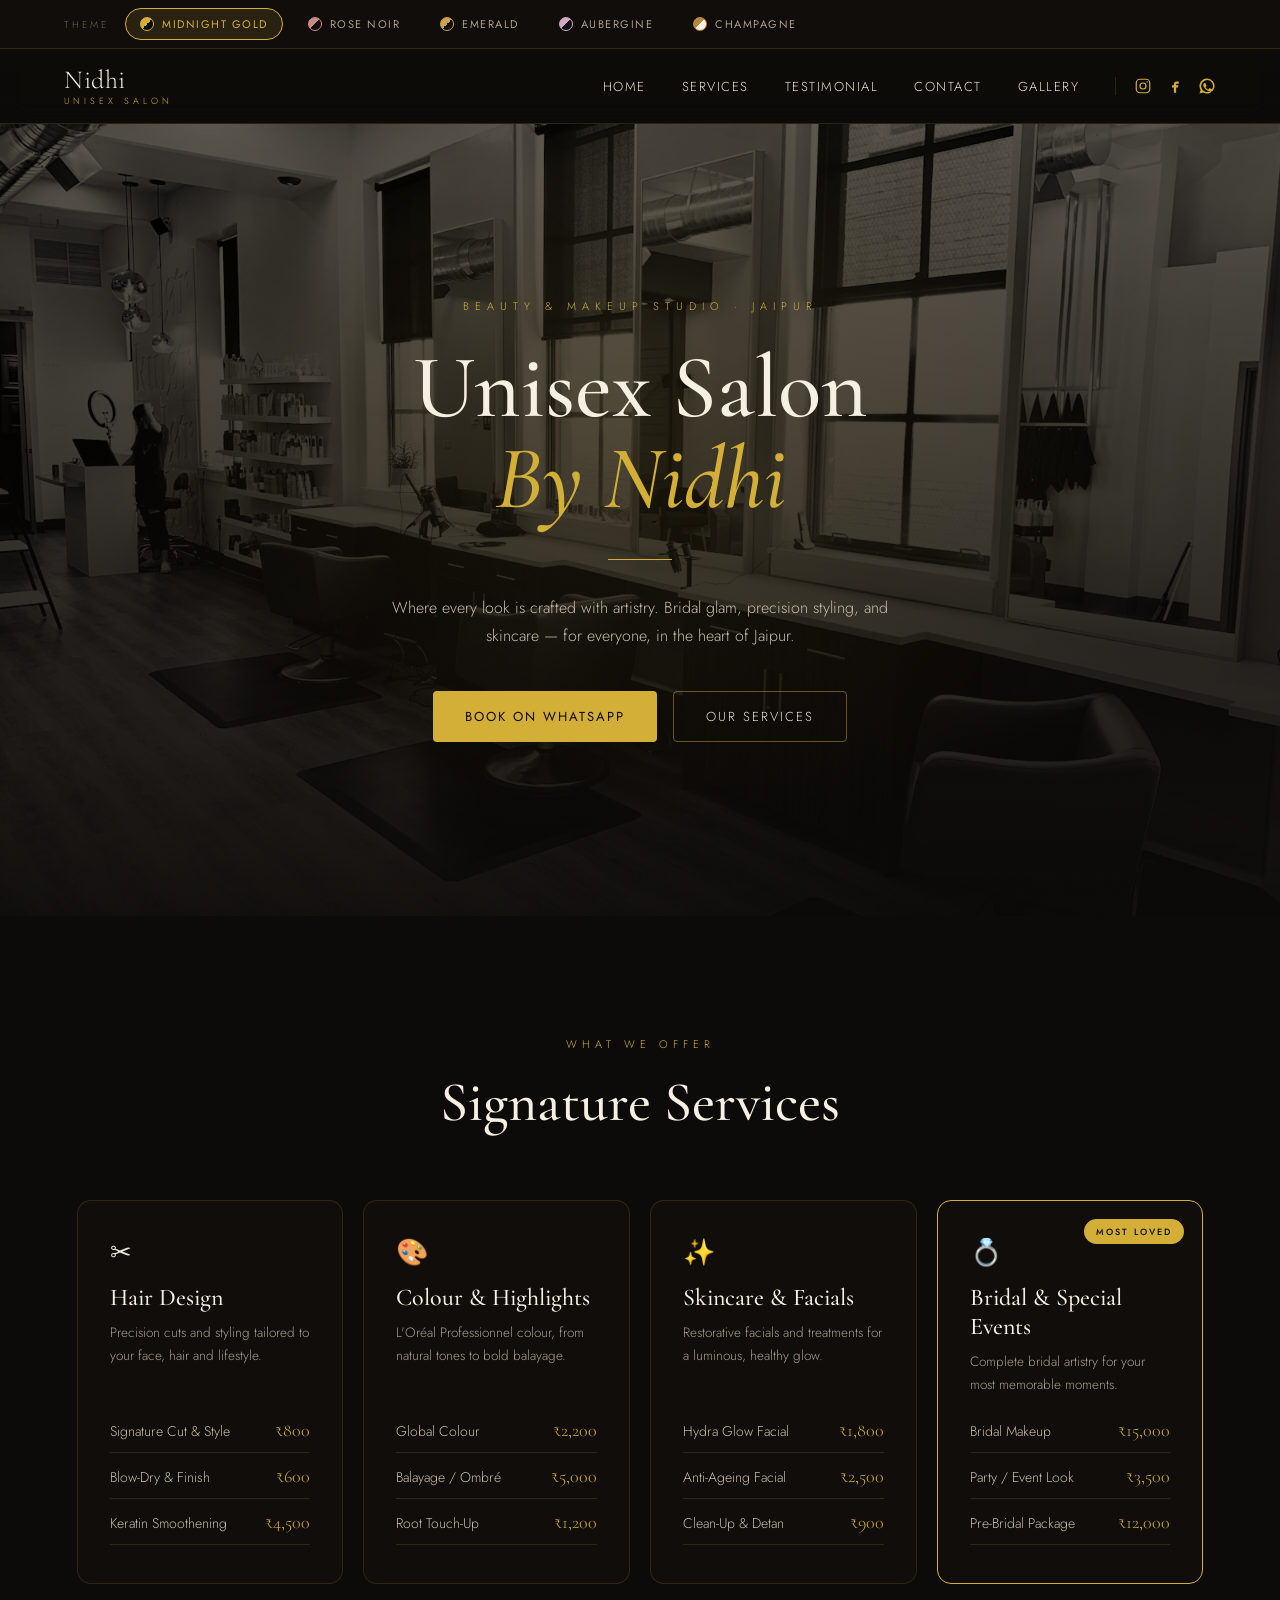
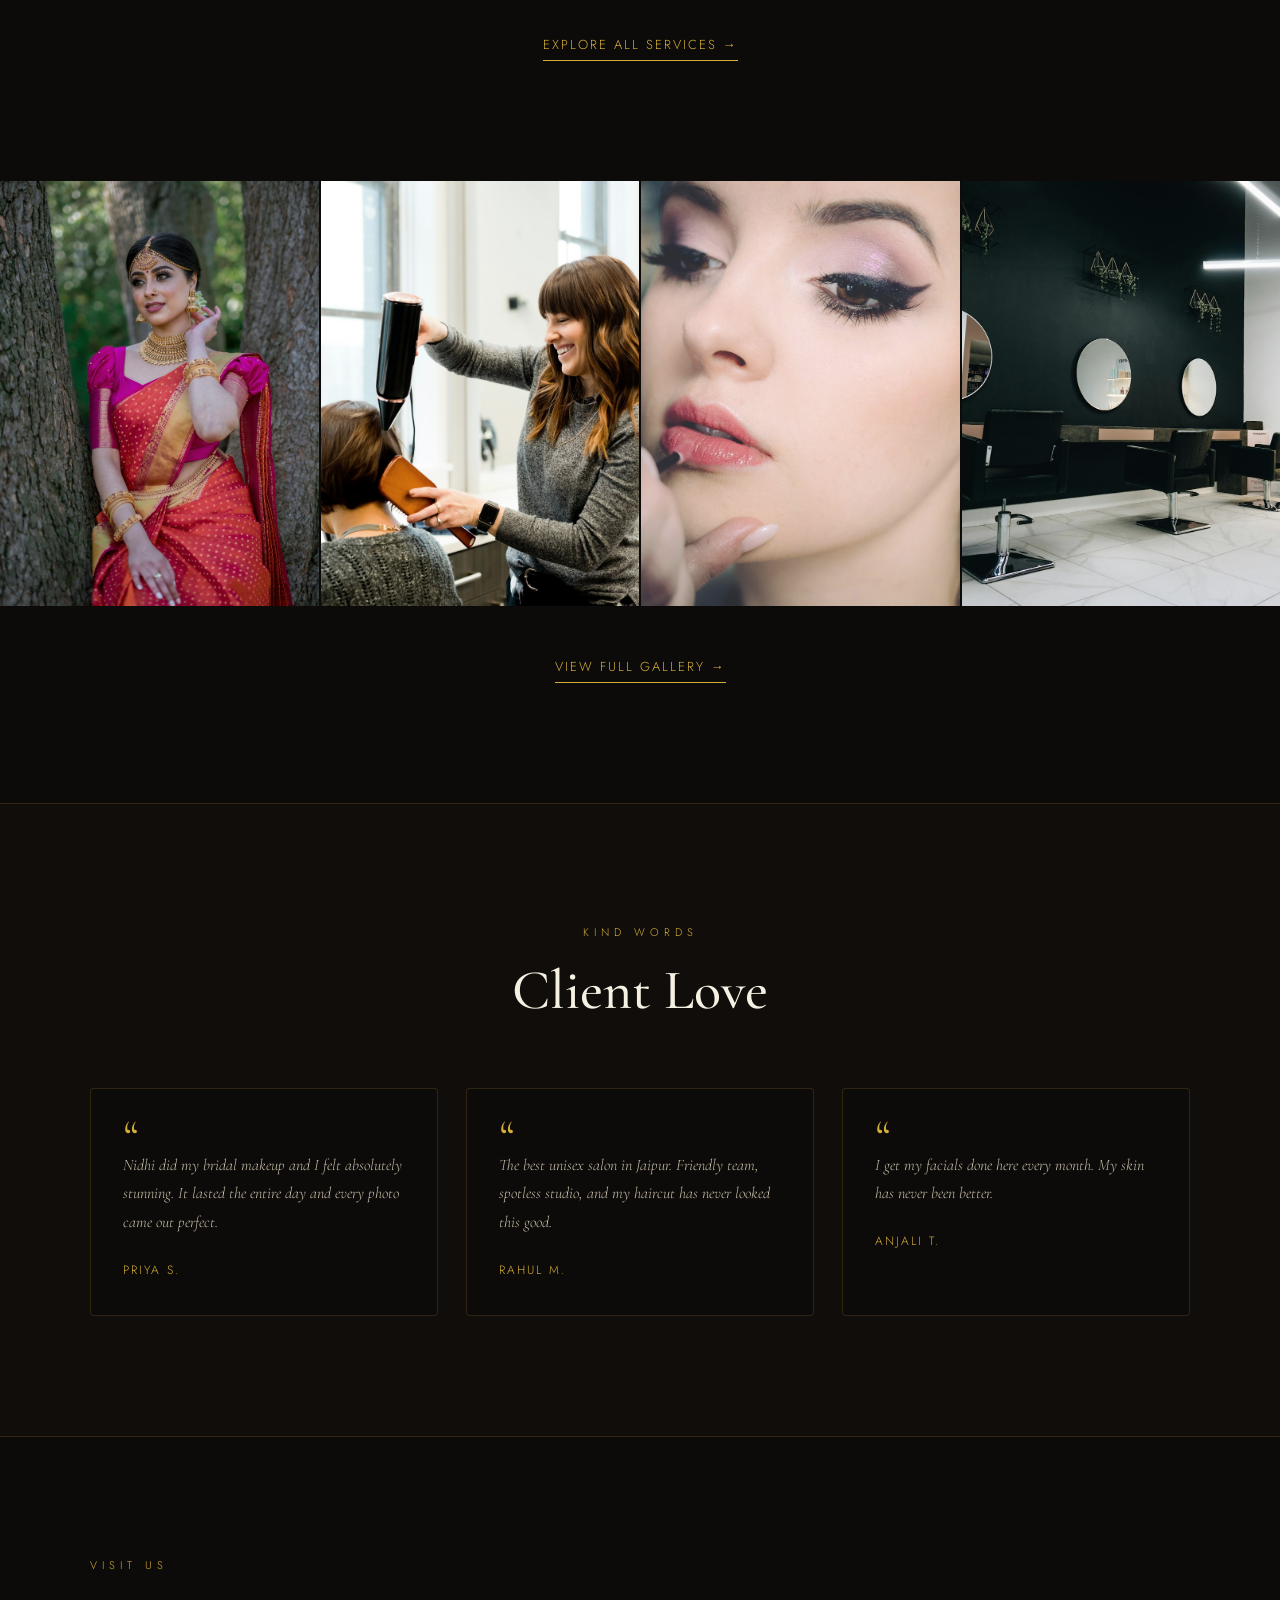
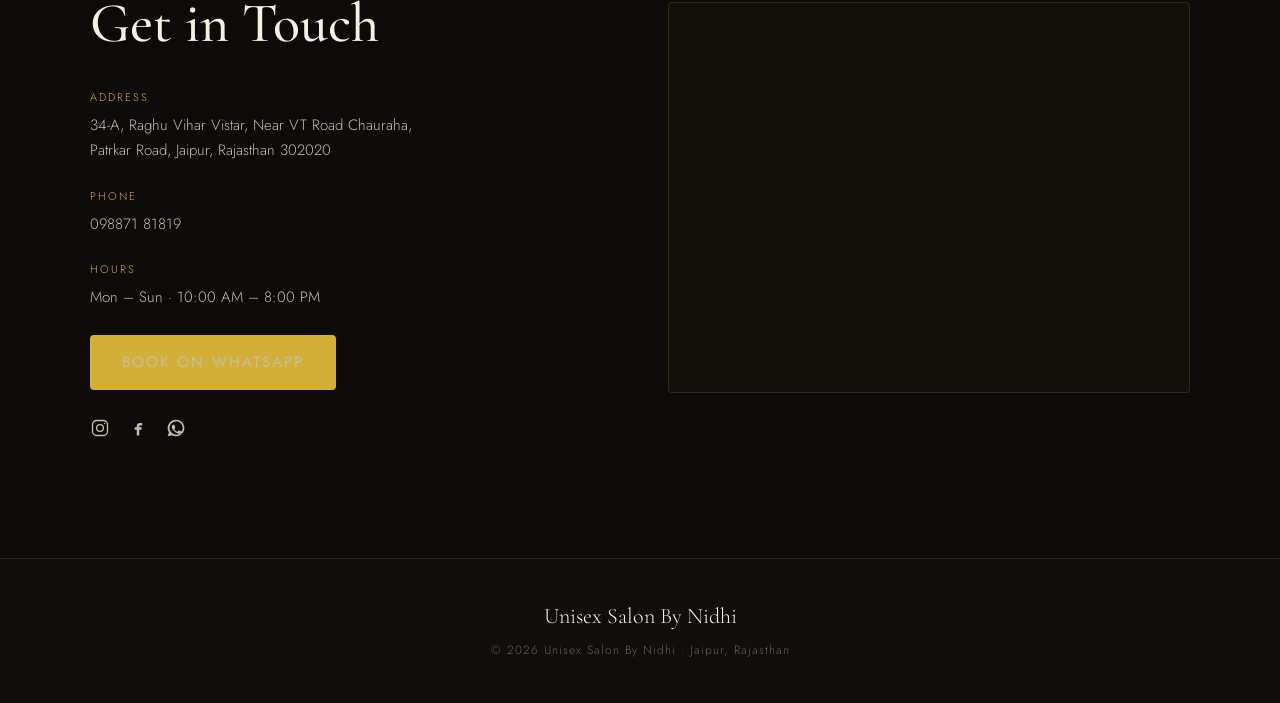
<file: Nidhi/index.html>
<!DOCTYPE html>
<html lang="en">
<head>
<meta charset="utf-8">
<meta name="viewport" content="width=device-width, initial-scale=1">
<title>Unisex Salon By Nidhi — Luxury Beauty &amp; Makeup Studio in Jaipur</title>
<meta name="description" content="Unisex Salon By Nidhi is a luxury beauty & makeup studio in Mansarovar, Jaipur. Bridal makeup, hair styling & colour, facials, nails and grooming — rated 4.7 by 1,300+ clients. Book on WhatsApp.">
<link rel="canonical" href="https://unisexsalonbynidhi.example.com/">
<meta property="og:type" content="website">
<meta property="og:title" content="Unisex Salon By Nidhi — Beauty &amp; Makeup Studio, Jaipur">
<meta property="og:description" content="Bridal glam, precision styling, and skincare — for everyone, in the heart of Jaipur. A L'Oréal Professionnel partner salon.">
<meta property="og:image" content="images/hero.jpg">
<meta property="og:locale" content="en_IN">
<link rel="icon" href="data:image/svg+xml,%3Csvg xmlns='http://www.w3.org/2000/svg' viewBox='0 0 64 64'%3E%3Crect width='64' height='64' rx='12' fill='%230d0b09'/%3E%3Ctext x='32' y='44' font-family='Georgia,serif' font-size='36' fill='%23c9a24a' text-anchor='middle'%3EN%3C/text%3E%3C/svg%3E">
<link rel="preconnect" href="https://fonts.googleapis.com">
<link rel="preconnect" href="https://fonts.gstatic.com" crossorigin>
<link href="https://fonts.googleapis.com/css2?family=Cormorant+Garamond:ital,wght@0,400;0,500;0,600;1,400&family=Jost:wght@300;400;500&display=swap" rel="stylesheet">
<link rel="stylesheet" href="css/styles.css">
<script>
// Apply saved theme before first paint to avoid a flash of the default palette
try { document.documentElement.dataset.theme = localStorage.getItem('nidhi-theme') || 'midnight'; } catch (e) {}
</script>
<script type="application/ld+json">
{
  "@context": "https://schema.org",
  "@type": "BeautySalon",
  "name": "Unisex Salon By Nidhi",
  "image": "images/hero.jpg",
  "telephone": "+919887181819",
  "priceRange": "₹₹",
  "address": {
    "@type": "PostalAddress",
    "streetAddress": "34-A, Raghu Vihar Vistar, Near VT Road Chauraha, Patrkar Road, Mansarovar",
    "addressLocality": "Jaipur",
    "addressRegion": "Rajasthan",
    "postalCode": "302020",
    "addressCountry": "IN"
  },
  "openingHoursSpecification": {
    "@type": "OpeningHoursSpecification",
    "dayOfWeek": ["Monday","Tuesday","Wednesday","Thursday","Friday","Saturday","Sunday"],
    "opens": "10:00",
    "closes": "20:00"
  },
  "aggregateRating": {
    "@type": "AggregateRating",
    "ratingValue": "4.7",
    "ratingCount": "1394"
  },
  "sameAs": ["https://www.instagram.com/unisex_salon_by_nidhi/"]
}
</script>
</head>
<body>

<!-- THEME SWITCHER -->
<div class="theme-bar" role="group" aria-label="Choose a colour theme"></div>

<!-- NAV -->
<header class="site-header">
  <a href="#home" class="logo" aria-label="Unisex Salon By Nidhi — home">
    <span class="name">Nidhi</span>
    <span class="tag">Unisex Salon</span>
  </a>
  <nav class="nav-desktop" aria-label="Main navigation">
    <a href="#home">Home</a>
    <a href="#services">Services</a>
    <a href="#testimonial">Testimonial</a>
    <a href="#contact">Contact</a>
    <a href="gallery.html">Gallery</a>
    <div class="nav-social">
      <a href="https://www.instagram.com/unisex_salon_by_nidhi/" aria-label="Instagram" title="Instagram"><svg width="18" height="18" viewBox="0 0 24 24" fill="none" stroke="currentColor" stroke-width="1.6"><rect x="3" y="3" width="18" height="18" rx="5"/><circle cx="12" cy="12" r="4"/><circle cx="17.5" cy="6.5" r="0.9" fill="currentColor" stroke="none"/></svg></a>
      <a href="https://www.facebook.com/p/Salon-by-nidhi-100084214119299/" aria-label="Facebook" title="Facebook"><svg width="18" height="18" viewBox="0 0 24 24" fill="currentColor"><path d="M14 9h3V6h-3c-2 0-3.5 1.5-3.5 3.5V11H8v3h2.5v7h3v-7H16l.5-3h-3V9.7c0-.5.3-.7.8-.7z"/></svg></a>
      <a href="https://wa.me/919887181819" aria-label="WhatsApp" title="WhatsApp"><svg width="18" height="18" viewBox="0 0 24 24" fill="currentColor"><path d="M12 2a10 10 0 0 0-8.5 15.2L2 22l4.9-1.4A10 10 0 1 0 12 2zm0 2a8 8 0 0 1 6.3 12.9l-.3.4.6 2.2-2.3-.6-.4.2A8 8 0 1 1 12 4zm-3 4c-.3 0-.7.1-1 .5s-1 1-1 2.4 1 2.8 1.2 3 2.1 3.3 5.1 4.5c2.5 1 3 .8 3.5.8s1.7-.7 2-1.4.3-1.3.2-1.4-.3-.2-.7-.4-2-1-2.3-1.1-.5-.2-.8.2-.9 1.1-1.1 1.3-.4.2-.7.1a6.6 6.6 0 0 1-2-1.2 7.4 7.4 0 0 1-1.3-1.7c-.2-.4 0-.5.2-.7l.5-.6c.2-.2.2-.4.3-.6s0-.5 0-.7-.8-1.9-1-2.5-.5-.5-.7-.5z"/></svg></a>
    </div>
  </nav>
  <button class="hamburger" aria-label="Open menu" aria-expanded="false">
    <span></span><span></span><span></span>
  </button>
</header>

<div class="mobile-menu">
  <a href="#home">Home</a>
  <a href="#services">Services</a>
  <a href="#testimonial">Testimonial</a>
  <a href="#contact">Contact</a>
  <a href="gallery.html">Gallery</a>
  <div class="social-row">
    <a href="https://www.instagram.com/unisex_salon_by_nidhi/" aria-label="Instagram"><svg width="22" height="22" viewBox="0 0 24 24" fill="none" stroke="currentColor" stroke-width="1.6"><rect x="3" y="3" width="18" height="18" rx="5"/><circle cx="12" cy="12" r="4"/><circle cx="17.5" cy="6.5" r="0.9" fill="currentColor" stroke="none"/></svg></a>
    <a href="https://www.facebook.com/p/Salon-by-nidhi-100084214119299/" aria-label="Facebook"><svg width="22" height="22" viewBox="0 0 24 24" fill="currentColor"><path d="M14 9h3V6h-3c-2 0-3.5 1.5-3.5 3.5V11H8v3h2.5v7h3v-7H16l.5-3h-3V9.7c0-.5.3-.7.8-.7z"/></svg></a>
    <a href="https://wa.me/919887181819" aria-label="WhatsApp"><svg width="22" height="22" viewBox="0 0 24 24" fill="currentColor"><path d="M12 2a10 10 0 0 0-8.5 15.2L2 22l4.9-1.4A10 10 0 1 0 12 2zm0 2a8 8 0 0 1 6.3 12.9l-.3.4.6 2.2-2.3-.6-.4.2A8 8 0 1 1 12 4zm-3 4c-.3 0-.7.1-1 .5s-1 1-1 2.4 1 2.8 1.2 3 2.1 3.3 5.1 4.5c2.5 1 3 .8 3.5.8s1.7-.7 2-1.4.3-1.3.2-1.4-.3-.2-.7-.4-2-1-2.3-1.1-.5-.2-.8.2-.9 1.1-1.1 1.3-.4.2-.7.1a6.6 6.6 0 0 1-2-1.2 7.4 7.4 0 0 1-1.3-1.7c-.2-.4 0-.5.2-.7l.5-.6c.2-.2.2-.4.3-.6s0-.5 0-.7-.8-1.9-1-2.5-.5-.5-.7-.5z"/></svg></a>
  </div>
</div>

<!-- HERO -->
<section id="home" class="hero">
  <div class="hero-bg" role="img" aria-label="Elegant salon studio interior with styling chairs and mirrors"></div>
  <div class="hero-glow"></div>
  <div class="hero-content">
    <div class="kicker">Beauty &amp; Makeup Studio · Jaipur</div>
    <h1>Unisex Salon<br><em>By Nidhi</em></h1>
    <div class="divider"></div>
    <p>Where every look is crafted with artistry. Bridal glam, precision styling, and skincare — for everyone, in the heart of Jaipur.</p>
    <div class="hero-cta">
      <a class="btn btn-gold" href="https://wa.me/919887181819?text=Hi%20Nidhi%2C%20I'd%20like%20to%20book%20an%20appointment">Book on WhatsApp</a>
      <a class="btn btn-outline" href="#services">Our Services</a>
    </div>
  </div>
</section>

<!-- SERVICES -->
<section id="services" class="services">
  <div class="section-head">
    <div class="kicker">What We Offer</div>
    <h2 class="heading">Signature Services</h2>
  </div>
  <div class="services-grid">
    <div class="service-card">
      <span class="icon" aria-hidden="true">✂</span>
      <h3>Hair Design</h3>
      <p>Precision cuts and styling tailored to your face, hair and lifestyle.</p>
      <ul class="price-list">
        <li><span>Signature Cut &amp; Style</span><span class="price">₹800</span></li>
        <li><span>Blow-Dry &amp; Finish</span><span class="price">₹600</span></li>
        <li><span>Keratin Smoothening</span><span class="price">₹4,500</span></li>
      </ul>
    </div>
    <div class="service-card">
      <span class="icon" aria-hidden="true">🎨</span>
      <h3>Colour &amp; Highlights</h3>
      <p>L'Oréal Professionnel colour, from natural tones to bold balayage.</p>
      <ul class="price-list">
        <li><span>Global Colour</span><span class="price">₹2,200</span></li>
        <li><span>Balayage / Ombré</span><span class="price">₹5,000</span></li>
        <li><span>Root Touch-Up</span><span class="price">₹1,200</span></li>
      </ul>
    </div>
    <div class="service-card">
      <span class="icon" aria-hidden="true">✨</span>
      <h3>Skincare &amp; Facials</h3>
      <p>Restorative facials and treatments for a luminous, healthy glow.</p>
      <ul class="price-list">
        <li><span>Hydra Glow Facial</span><span class="price">₹1,800</span></li>
        <li><span>Anti-Ageing Facial</span><span class="price">₹2,500</span></li>
        <li><span>Clean-Up &amp; Detan</span><span class="price">₹900</span></li>
      </ul>
    </div>
    <div class="service-card featured">
      <span class="badge">Most Loved</span>
      <span class="icon" aria-hidden="true">💍</span>
      <h3>Bridal &amp; Special Events</h3>
      <p>Complete bridal artistry for your most memorable moments.</p>
      <ul class="price-list">
        <li><span>Bridal Makeup</span><span class="price">₹15,000</span></li>
        <li><span>Party / Event Look</span><span class="price">₹3,500</span></li>
        <li><span>Pre-Bridal Package</span><span class="price">₹12,000</span></li>
      </ul>
    </div>
  </div>
  <div style="text-align:center; margin-top:48px;">
    <a href="#contact" class="link-underline">Explore All Services →</a>
  </div>
</section>

<!-- GALLERY PREVIEW -->
<section class="gallery-preview" aria-label="Gallery preview">
  <div class="preview-grid">
    <a href="gallery.html"><img src="images/bridal-01.jpg" alt="Traditional Indian bridal look with gold jewellery" loading="lazy"></a>
    <a href="gallery.html"><img src="images/hair-styling.jpg" alt="Stylist blow-drying a client's hair in the studio" loading="lazy"></a>
    <a href="gallery.html"><img src="images/party-makeup.jpg" alt="Party makeup application — winged liner and soft glam" loading="lazy"></a>
    <a href="gallery.html"><img src="images/studio-interior.jpg" alt="Salon studio interior with styling stations" loading="lazy"></a>
  </div>
  <div style="text-align:center;">
    <a href="gallery.html" class="link-underline">View Full Gallery →</a>
  </div>
</section>

<!-- TESTIMONIAL -->
<section id="testimonial" class="testimonials">
  <div class="section-head">
    <div class="kicker">Kind Words</div>
    <h2 class="heading">Client Love</h2>
  </div>
  <div class="quote-grid">
    <figure class="quote-card">
      <div class="mark">&ldquo;</div>
      <blockquote>Nidhi did my bridal makeup and I felt absolutely stunning. It lasted the entire day and every photo came out perfect.</blockquote>
      <figcaption>Priya S.</figcaption>
    </figure>
    <figure class="quote-card">
      <div class="mark">&ldquo;</div>
      <blockquote>The best unisex salon in Jaipur. Friendly team, spotless studio, and my haircut has never looked this good.</blockquote>
      <figcaption>Rahul M.</figcaption>
    </figure>
    <figure class="quote-card">
      <div class="mark">&ldquo;</div>
      <blockquote>I get my facials done here every month. My skin has never been better.</blockquote>
      <figcaption>Anjali T.</figcaption>
    </figure>
  </div>
</section>

<!-- CONTACT -->
<section id="contact" class="contact">
  <div class="contact-grid">
    <div>
      <div class="kicker">Visit Us</div>
      <h2 class="heading" style="margin-bottom:32px;">Get in Touch</h2>
      <div class="contact-info">
        <div>
          <div class="contact-label">Address</div>
          <p>34-A, Raghu Vihar Vistar, Near VT Road Chauraha,<br>Patrkar Road, Jaipur, Rajasthan 302020</p>
        </div>
        <div>
          <div class="contact-label">Phone</div>
          <a href="tel:+919887181819">098871 81819</a>
        </div>
        <div>
          <div class="contact-label">Hours</div>
          <p>Mon – Sun · 10:00 AM – 8:00 PM</p>
        </div>
        <div>
          <a class="btn btn-gold" href="https://wa.me/919887181819?text=Hi%20Nidhi%2C%20I'd%20like%20to%20book%20an%20appointment">Book on WhatsApp</a>
        </div>
        <div class="social-row">
          <a href="https://www.instagram.com/unisex_salon_by_nidhi/" aria-label="Instagram"><svg width="20" height="20" viewBox="0 0 24 24" fill="none" stroke="currentColor" stroke-width="1.6"><rect x="3" y="3" width="18" height="18" rx="5"/><circle cx="12" cy="12" r="4"/><circle cx="17.5" cy="6.5" r="0.9" fill="currentColor" stroke="none"/></svg></a>
          <a href="https://www.facebook.com/p/Salon-by-nidhi-100084214119299/" aria-label="Facebook"><svg width="20" height="20" viewBox="0 0 24 24" fill="currentColor"><path d="M14 9h3V6h-3c-2 0-3.5 1.5-3.5 3.5V11H8v3h2.5v7h3v-7H16l.5-3h-3V9.7c0-.5.3-.7.8-.7z"/></svg></a>
          <a href="https://wa.me/919887181819" aria-label="WhatsApp"><svg width="20" height="20" viewBox="0 0 24 24" fill="currentColor"><path d="M12 2a10 10 0 0 0-8.5 15.2L2 22l4.9-1.4A10 10 0 1 0 12 2zm0 2a8 8 0 0 1 6.3 12.9l-.3.4.6 2.2-2.3-.6-.4.2A8 8 0 1 1 12 4zm-3 4c-.3 0-.7.1-1 .5s-1 1-1 2.4 1 2.8 1.2 3 2.1 3.3 5.1 4.5c2.5 1 3 .8 3.5.8s1.7-.7 2-1.4.3-1.3.2-1.4-.3-.2-.7-.4-2-1-2.3-1.1-.5-.2-.8.2-.9 1.1-1.1 1.3-.4.2-.7.1a6.6 6.6 0 0 1-2-1.2 7.4 7.4 0 0 1-1.3-1.7c-.2-.4 0-.5.2-.7l.5-.6c.2-.2.2-.4.3-.6s0-.5 0-.7-.8-1.9-1-2.5-.5-.5-.7-.5z"/></svg></a>
        </div>
      </div>
    </div>
    <div class="map-wrap">
      <iframe
        src="https://www.google.com/maps?q=Unisex+Salon+By+Nidhi,+34-A+Raghu+Vihar+Vistar,+Patrkar+Road,+Mansarovar,+Jaipur,+Rajasthan+302020&output=embed"
        title="Map — Unisex Salon By Nidhi, Jaipur"
        loading="lazy"
        referrerpolicy="no-referrer-when-downgrade"
        allowfullscreen></iframe>
    </div>
  </div>
</section>

<!-- FOOTER -->
<footer class="site-footer">
  <div class="name">Unisex Salon By Nidhi</div>
  <p>© 2026 Unisex Salon By Nidhi · Jaipur, Rajasthan</p>
</footer>

<script src="js/main.js"></script>
</body>
</html>
</file>
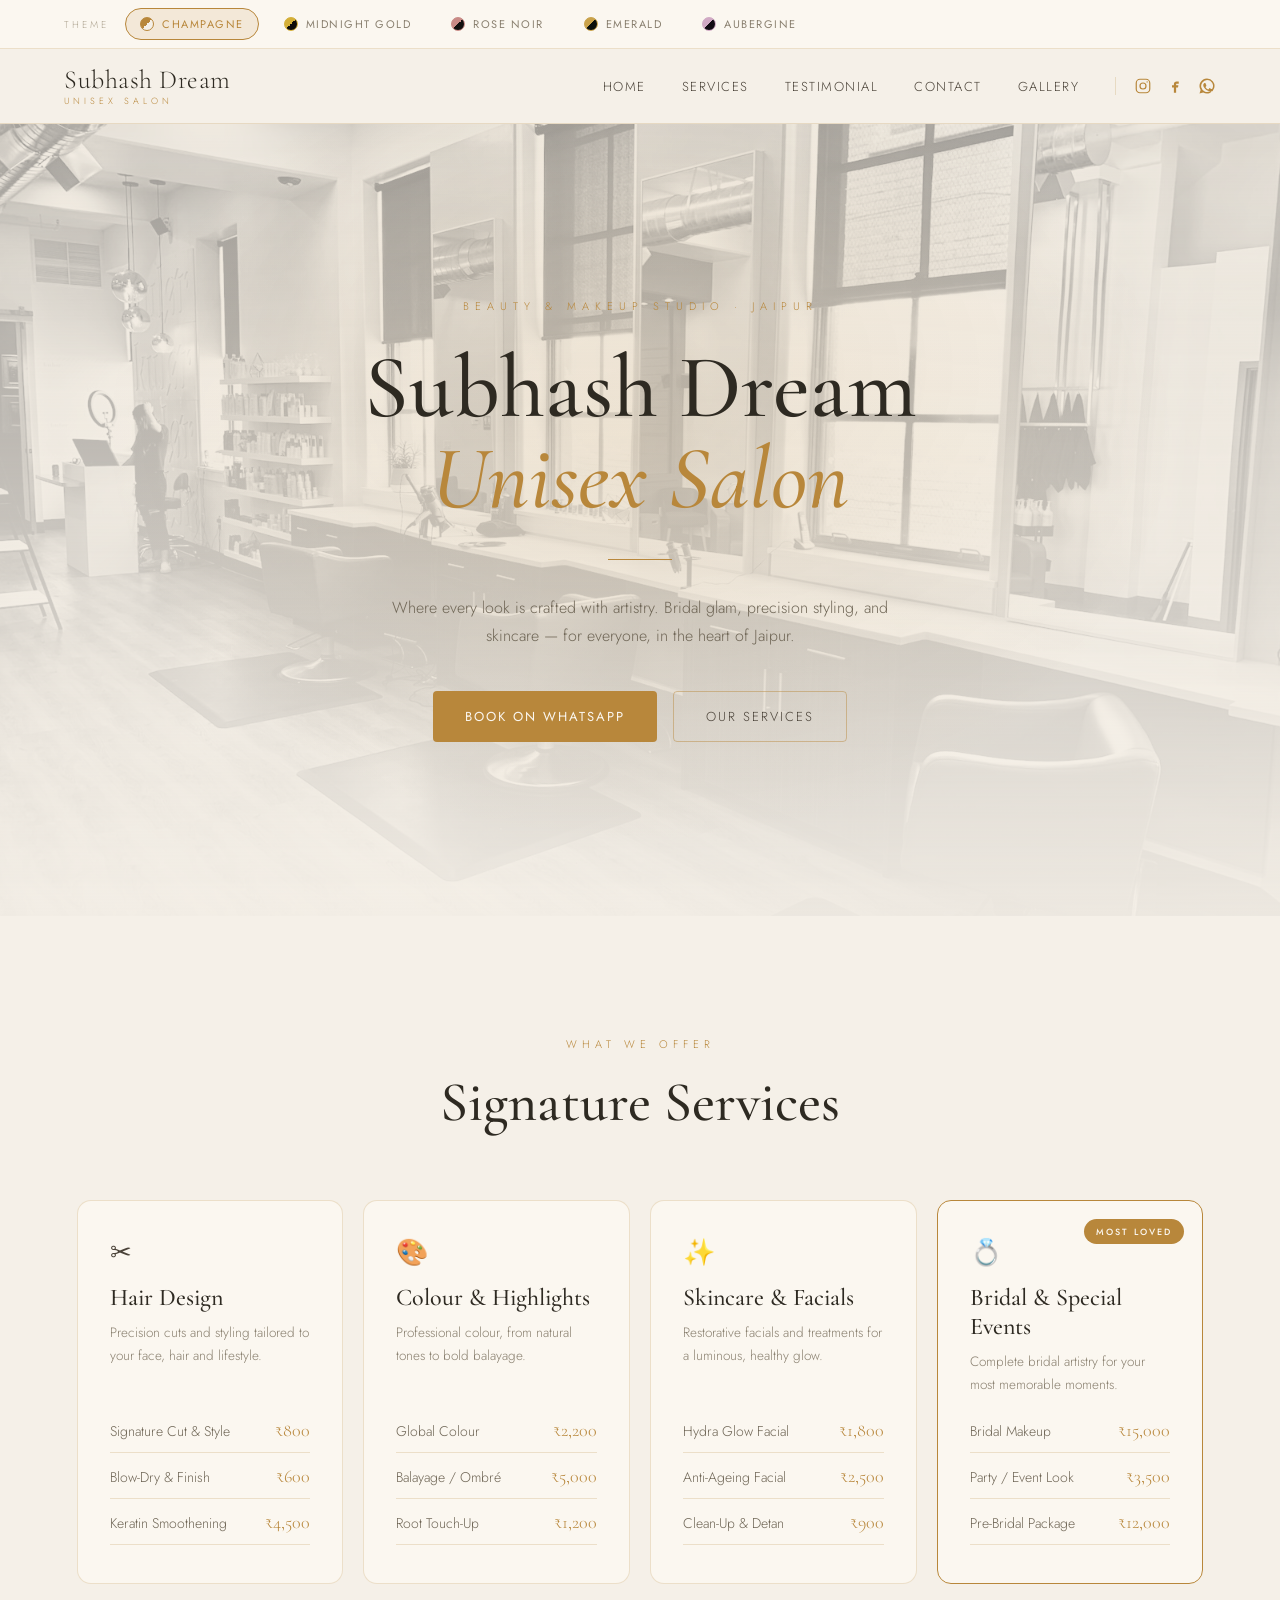
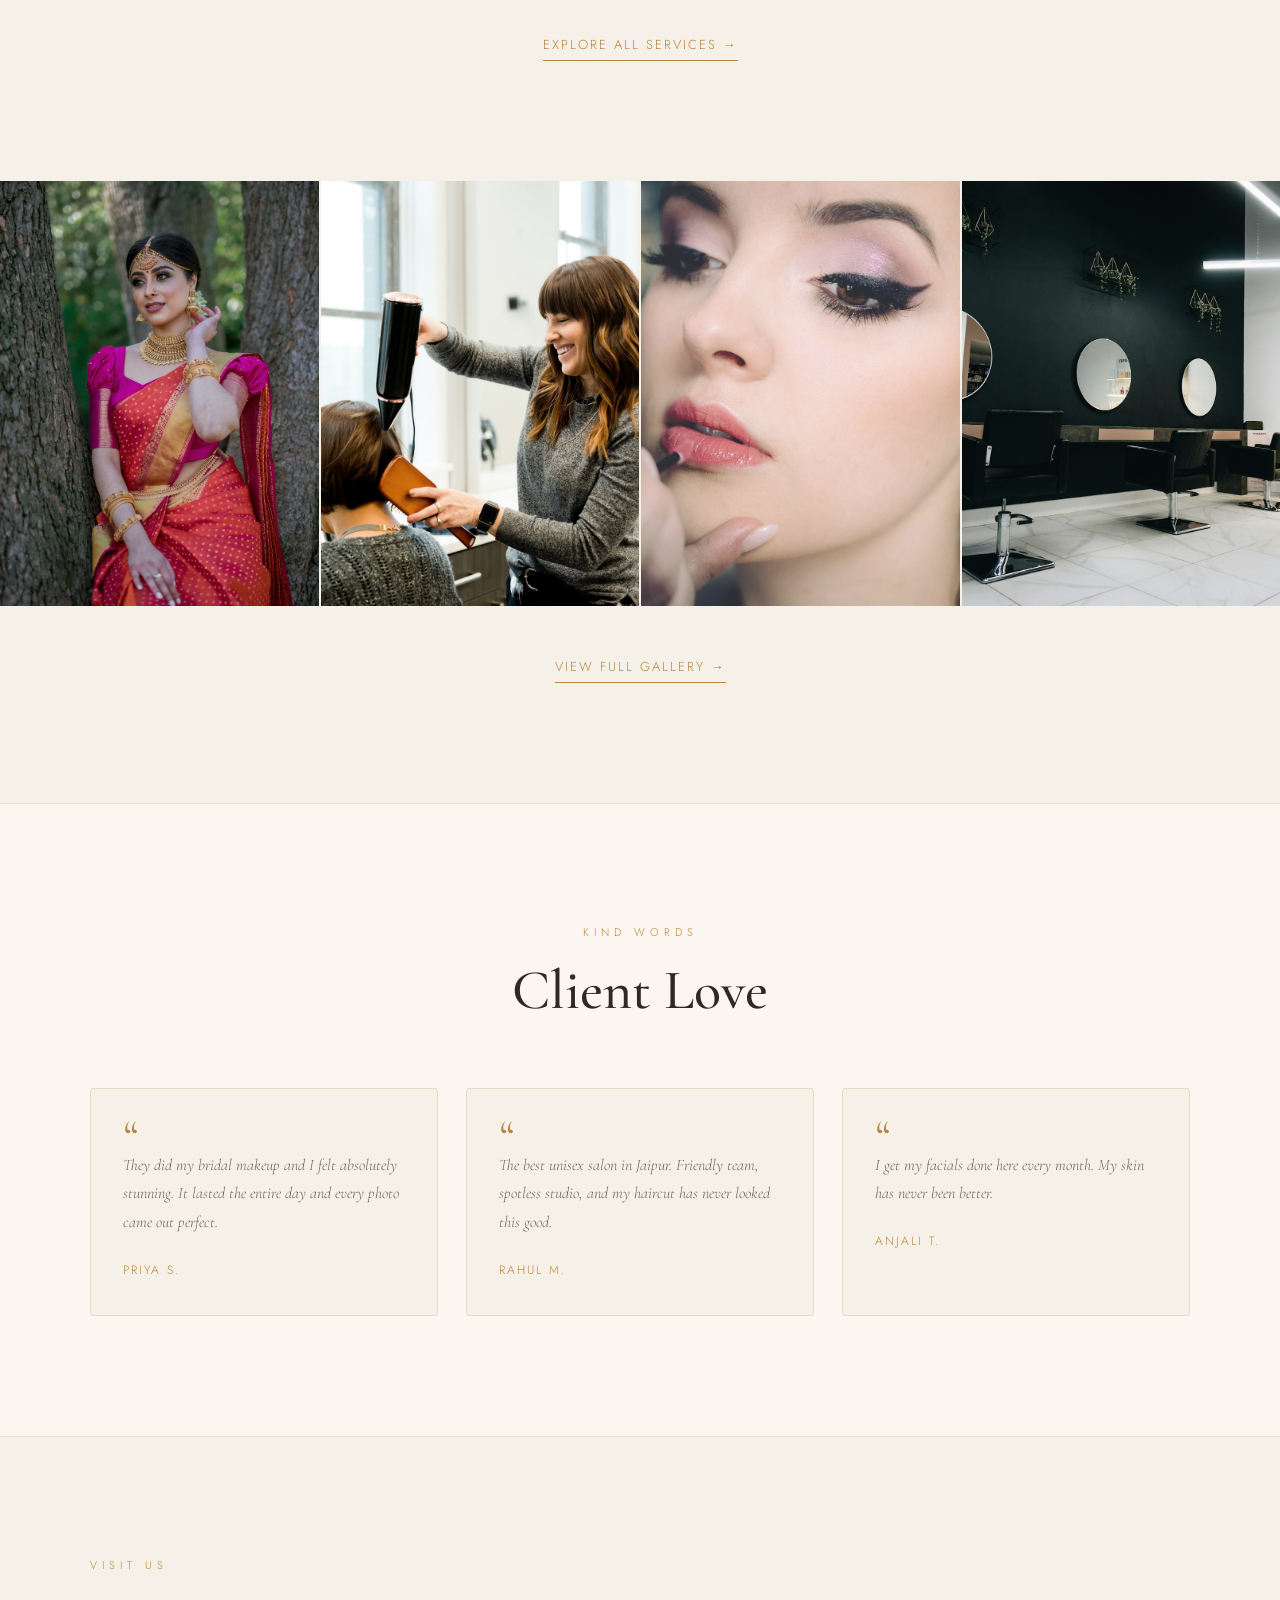
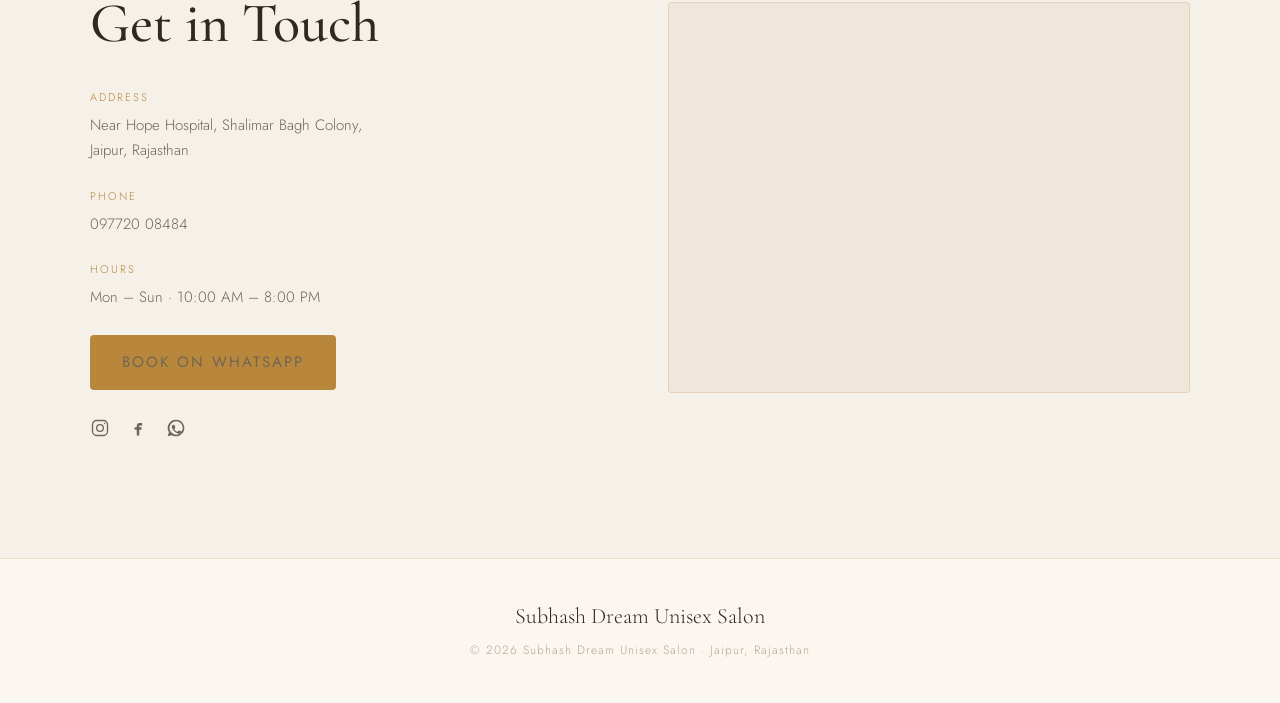
<file: Subhash/index.html>
<!DOCTYPE html>
<html lang="en">
<head>
<meta charset="utf-8">
<meta name="viewport" content="width=device-width, initial-scale=1">
<title>Subhash Dream Unisex Salon — Luxury Beauty &amp; Makeup Studio in Jaipur</title>
<meta name="description" content="Subhash Dream Unisex Salon is a luxury beauty & makeup studio in Mansarovar, Jaipur. Bridal makeup, hair styling & colour, facials, nails and grooming — rated 4.7 by 1,300+ clients. Book on WhatsApp.">
<link rel="canonical" href="https://subhashdreamsalon.example.com/">
<meta property="og:type" content="website">
<meta property="og:title" content="Subhash Dream Unisex Salon — Beauty &amp; Makeup Studio, Jaipur">
<meta property="og:description" content="Bridal glam, precision styling, and skincare — for everyone, in the heart of Jaipur. Haircuts, colour, facials and grooming in Shalimar Bagh Colony, Jaipur.">
<meta property="og:image" content="images/hero.jpg">
<meta property="og:locale" content="en_IN">
<link rel="icon" href="data:image/svg+xml,%3Csvg xmlns='http://www.w3.org/2000/svg' viewBox='0 0 64 64'%3E%3Crect width='64' height='64' rx='12' fill='%230d0b09'/%3E%3Ctext x='32' y='44' font-family='Georgia,serif' font-size='36' fill='%23c9a24a' text-anchor='middle'%3ES%3C/text%3E%3C/svg%3E">
<link rel="preconnect" href="https://fonts.googleapis.com">
<link rel="preconnect" href="https://fonts.gstatic.com" crossorigin>
<link href="https://fonts.googleapis.com/css2?family=Cormorant+Garamond:ital,wght@0,400;0,500;0,600;1,400&family=Jost:wght@300;400;500&display=swap" rel="stylesheet">
<link rel="stylesheet" href="css/styles.css">
<script>
// Apply saved theme before first paint to avoid a flash of the default palette
try { document.documentElement.dataset.theme = localStorage.getItem('dannys-theme') || 'champagne'; } catch (e) {}
</script>
<script type="application/ld+json">
{
  "@context": "https://schema.org",
  "@type": "BeautySalon",
  "name": "Subhash Dream Unisex Salon",
  "image": "images/hero.jpg",
  "telephone": "+919772008484",
  "priceRange": "₹₹",
  "address": {
    "@type": "PostalAddress",
    "streetAddress": "Near Hope Hospital, Shalimar Bagh Colony",
    "addressLocality": "Jaipur",
    "addressRegion": "Rajasthan",
    "addressCountry": "IN"
  },
  "openingHoursSpecification": {
    "@type": "OpeningHoursSpecification",
    "dayOfWeek": ["Monday","Tuesday","Wednesday","Thursday","Friday","Saturday","Sunday"],
    "opens": "10:00",
    "closes": "20:00"
  },
  "sameAs": ["https://www.instagram.com/dream_unisex_salon8/"]
}
</script>
</head>
<body>

<!-- THEME SWITCHER -->
<div class="theme-bar" role="group" aria-label="Choose a colour theme"></div>

<!-- NAV -->
<header class="site-header">
  <a href="#home" class="logo" aria-label="Subhash Dream Unisex Salon — home">
    <span class="name">Subhash Dream</span>
    <span class="tag">Unisex Salon</span>
  </a>
  <nav class="nav-desktop" aria-label="Main navigation">
    <a href="#home">Home</a>
    <a href="#services">Services</a>
    <a href="#testimonial">Testimonial</a>
    <a href="#contact">Contact</a>
    <a href="gallery.html">Gallery</a>
    <div class="nav-social">
      <a href="https://www.instagram.com/dream_unisex_salon8/" aria-label="Instagram" title="Instagram"><svg width="18" height="18" viewBox="0 0 24 24" fill="none" stroke="currentColor" stroke-width="1.6"><rect x="3" y="3" width="18" height="18" rx="5"/><circle cx="12" cy="12" r="4"/><circle cx="17.5" cy="6.5" r="0.9" fill="currentColor" stroke="none"/></svg></a>
      <a href="#" aria-label="Facebook" title="Facebook"><svg width="18" height="18" viewBox="0 0 24 24" fill="currentColor"><path d="M14 9h3V6h-3c-2 0-3.5 1.5-3.5 3.5V11H8v3h2.5v7h3v-7H16l.5-3h-3V9.7c0-.5.3-.7.8-.7z"/></svg></a>
      <a href="https://wa.me/919772008484" aria-label="WhatsApp" title="WhatsApp"><svg width="18" height="18" viewBox="0 0 24 24" fill="currentColor"><path d="M12 2a10 10 0 0 0-8.5 15.2L2 22l4.9-1.4A10 10 0 1 0 12 2zm0 2a8 8 0 0 1 6.3 12.9l-.3.4.6 2.2-2.3-.6-.4.2A8 8 0 1 1 12 4zm-3 4c-.3 0-.7.1-1 .5s-1 1-1 2.4 1 2.8 1.2 3 2.1 3.3 5.1 4.5c2.5 1 3 .8 3.5.8s1.7-.7 2-1.4.3-1.3.2-1.4-.3-.2-.7-.4-2-1-2.3-1.1-.5-.2-.8.2-.9 1.1-1.1 1.3-.4.2-.7.1a6.6 6.6 0 0 1-2-1.2 7.4 7.4 0 0 1-1.3-1.7c-.2-.4 0-.5.2-.7l.5-.6c.2-.2.2-.4.3-.6s0-.5 0-.7-.8-1.9-1-2.5-.5-.5-.7-.5z"/></svg></a>
    </div>
  </nav>
  <button class="hamburger" aria-label="Open menu" aria-expanded="false">
    <span></span><span></span><span></span>
  </button>
</header>

<div class="mobile-menu">
  <a href="#home">Home</a>
  <a href="#services">Services</a>
  <a href="#testimonial">Testimonial</a>
  <a href="#contact">Contact</a>
  <a href="gallery.html">Gallery</a>
  <div class="social-row">
    <a href="https://www.instagram.com/dream_unisex_salon8/" aria-label="Instagram"><svg width="22" height="22" viewBox="0 0 24 24" fill="none" stroke="currentColor" stroke-width="1.6"><rect x="3" y="3" width="18" height="18" rx="5"/><circle cx="12" cy="12" r="4"/><circle cx="17.5" cy="6.5" r="0.9" fill="currentColor" stroke="none"/></svg></a>
    <a href="#" aria-label="Facebook"><svg width="22" height="22" viewBox="0 0 24 24" fill="currentColor"><path d="M14 9h3V6h-3c-2 0-3.5 1.5-3.5 3.5V11H8v3h2.5v7h3v-7H16l.5-3h-3V9.7c0-.5.3-.7.8-.7z"/></svg></a>
    <a href="https://wa.me/919772008484" aria-label="WhatsApp"><svg width="22" height="22" viewBox="0 0 24 24" fill="currentColor"><path d="M12 2a10 10 0 0 0-8.5 15.2L2 22l4.9-1.4A10 10 0 1 0 12 2zm0 2a8 8 0 0 1 6.3 12.9l-.3.4.6 2.2-2.3-.6-.4.2A8 8 0 1 1 12 4zm-3 4c-.3 0-.7.1-1 .5s-1 1-1 2.4 1 2.8 1.2 3 2.1 3.3 5.1 4.5c2.5 1 3 .8 3.5.8s1.7-.7 2-1.4.3-1.3.2-1.4-.3-.2-.7-.4-2-1-2.3-1.1-.5-.2-.8.2-.9 1.1-1.1 1.3-.4.2-.7.1a6.6 6.6 0 0 1-2-1.2 7.4 7.4 0 0 1-1.3-1.7c-.2-.4 0-.5.2-.7l.5-.6c.2-.2.2-.4.3-.6s0-.5 0-.7-.8-1.9-1-2.5-.5-.5-.7-.5z"/></svg></a>
  </div>
</div>

<!-- HERO -->
<section id="home" class="hero">
  <div class="hero-bg" role="img" aria-label="Elegant salon studio interior with styling chairs and mirrors"></div>
  <div class="hero-glow"></div>
  <div class="hero-content">
    <div class="kicker">Beauty &amp; Makeup Studio · Jaipur</div>
    <h1>Subhash Dream<br><em>Unisex Salon</em></h1>
    <div class="divider"></div>
    <p>Where every look is crafted with artistry. Bridal glam, precision styling, and skincare — for everyone, in the heart of Jaipur.</p>
    <div class="hero-cta">
      <a class="btn btn-gold" href="https://wa.me/919772008484?text=Hi%2C%20I'd%20like%20to%20book%20an%20appointment%20at%20Subhash%20Dream%20Unisex%20Salon">Book on WhatsApp</a>
      <a class="btn btn-outline" href="#services">Our Services</a>
    </div>
  </div>
</section>

<!-- SERVICES -->
<section id="services" class="services">
  <div class="section-head">
    <div class="kicker">What We Offer</div>
    <h2 class="heading">Signature Services</h2>
  </div>
  <div class="services-grid">
    <div class="service-card">
      <span class="icon" aria-hidden="true">✂</span>
      <h3>Hair Design</h3>
      <p>Precision cuts and styling tailored to your face, hair and lifestyle.</p>
      <ul class="price-list">
        <li><span>Signature Cut &amp; Style</span><span class="price">₹800</span></li>
        <li><span>Blow-Dry &amp; Finish</span><span class="price">₹600</span></li>
        <li><span>Keratin Smoothening</span><span class="price">₹4,500</span></li>
      </ul>
    </div>
    <div class="service-card">
      <span class="icon" aria-hidden="true">🎨</span>
      <h3>Colour &amp; Highlights</h3>
      <p>Professional colour, from natural tones to bold balayage.</p>
      <ul class="price-list">
        <li><span>Global Colour</span><span class="price">₹2,200</span></li>
        <li><span>Balayage / Ombré</span><span class="price">₹5,000</span></li>
        <li><span>Root Touch-Up</span><span class="price">₹1,200</span></li>
      </ul>
    </div>
    <div class="service-card">
      <span class="icon" aria-hidden="true">✨</span>
      <h3>Skincare &amp; Facials</h3>
      <p>Restorative facials and treatments for a luminous, healthy glow.</p>
      <ul class="price-list">
        <li><span>Hydra Glow Facial</span><span class="price">₹1,800</span></li>
        <li><span>Anti-Ageing Facial</span><span class="price">₹2,500</span></li>
        <li><span>Clean-Up &amp; Detan</span><span class="price">₹900</span></li>
      </ul>
    </div>
    <div class="service-card featured">
      <span class="badge">Most Loved</span>
      <span class="icon" aria-hidden="true">💍</span>
      <h3>Bridal &amp; Special Events</h3>
      <p>Complete bridal artistry for your most memorable moments.</p>
      <ul class="price-list">
        <li><span>Bridal Makeup</span><span class="price">₹15,000</span></li>
        <li><span>Party / Event Look</span><span class="price">₹3,500</span></li>
        <li><span>Pre-Bridal Package</span><span class="price">₹12,000</span></li>
      </ul>
    </div>
  </div>
  <div style="text-align:center; margin-top:48px;">
    <a href="#contact" class="link-underline">Explore All Services →</a>
  </div>
</section>

<!-- GALLERY PREVIEW -->
<section class="gallery-preview" aria-label="Gallery preview">
  <div class="preview-grid">
    <a href="gallery.html"><img src="images/bridal-01.jpg" alt="Traditional Indian bridal look with gold jewellery" loading="lazy"></a>
    <a href="gallery.html"><img src="images/hair-styling.jpg" alt="Stylist blow-drying a client's hair in the studio" loading="lazy"></a>
    <a href="gallery.html"><img src="images/party-makeup.jpg" alt="Party makeup application — winged liner and soft glam" loading="lazy"></a>
    <a href="gallery.html"><img src="images/studio-interior.jpg" alt="Salon studio interior with styling stations" loading="lazy"></a>
  </div>
  <div style="text-align:center;">
    <a href="gallery.html" class="link-underline">View Full Gallery →</a>
  </div>
</section>

<!-- TESTIMONIAL -->
<section id="testimonial" class="testimonials">
  <div class="section-head">
    <div class="kicker">Kind Words</div>
    <h2 class="heading">Client Love</h2>
  </div>
  <div class="quote-grid">
    <figure class="quote-card">
      <div class="mark">&ldquo;</div>
      <blockquote>They did my bridal makeup and I felt absolutely stunning. It lasted the entire day and every photo came out perfect.</blockquote>
      <figcaption>Priya S.</figcaption>
    </figure>
    <figure class="quote-card">
      <div class="mark">&ldquo;</div>
      <blockquote>The best unisex salon in Jaipur. Friendly team, spotless studio, and my haircut has never looked this good.</blockquote>
      <figcaption>Rahul M.</figcaption>
    </figure>
    <figure class="quote-card">
      <div class="mark">&ldquo;</div>
      <blockquote>I get my facials done here every month. My skin has never been better.</blockquote>
      <figcaption>Anjali T.</figcaption>
    </figure>
  </div>
</section>

<!-- CONTACT -->
<section id="contact" class="contact">
  <div class="contact-grid">
    <div>
      <div class="kicker">Visit Us</div>
      <h2 class="heading" style="margin-bottom:32px;">Get in Touch</h2>
      <div class="contact-info">
        <div>
          <div class="contact-label">Address</div>
          <p>Near Hope Hospital, Shalimar Bagh Colony,<br>Jaipur, Rajasthan</p>
        </div>
        <div>
          <div class="contact-label">Phone</div>
          <a href="tel:+919772008484">097720 08484</a>
        </div>
        <div>
          <div class="contact-label">Hours</div>
          <p>Mon – Sun · 10:00 AM – 8:00 PM</p>
        </div>
        <div>
          <a class="btn btn-gold" href="https://wa.me/919772008484?text=Hi%2C%20I'd%20like%20to%20book%20an%20appointment%20at%20Subhash%20Dream%20Unisex%20Salon">Book on WhatsApp</a>
        </div>
        <div class="social-row">
          <a href="https://www.instagram.com/dream_unisex_salon8/" aria-label="Instagram"><svg width="20" height="20" viewBox="0 0 24 24" fill="none" stroke="currentColor" stroke-width="1.6"><rect x="3" y="3" width="18" height="18" rx="5"/><circle cx="12" cy="12" r="4"/><circle cx="17.5" cy="6.5" r="0.9" fill="currentColor" stroke="none"/></svg></a>
          <a href="#" aria-label="Facebook"><svg width="20" height="20" viewBox="0 0 24 24" fill="currentColor"><path d="M14 9h3V6h-3c-2 0-3.5 1.5-3.5 3.5V11H8v3h2.5v7h3v-7H16l.5-3h-3V9.7c0-.5.3-.7.8-.7z"/></svg></a>
          <a href="https://wa.me/919772008484" aria-label="WhatsApp"><svg width="20" height="20" viewBox="0 0 24 24" fill="currentColor"><path d="M12 2a10 10 0 0 0-8.5 15.2L2 22l4.9-1.4A10 10 0 1 0 12 2zm0 2a8 8 0 0 1 6.3 12.9l-.3.4.6 2.2-2.3-.6-.4.2A8 8 0 1 1 12 4zm-3 4c-.3 0-.7.1-1 .5s-1 1-1 2.4 1 2.8 1.2 3 2.1 3.3 5.1 4.5c2.5 1 3 .8 3.5.8s1.7-.7 2-1.4.3-1.3.2-1.4-.3-.2-.7-.4-2-1-2.3-1.1-.5-.2-.8.2-.9 1.1-1.1 1.3-.4.2-.7.1a6.6 6.6 0 0 1-2-1.2 7.4 7.4 0 0 1-1.3-1.7c-.2-.4 0-.5.2-.7l.5-.6c.2-.2.2-.4.3-.6s0-.5 0-.7-.8-1.9-1-2.5-.5-.5-.7-.5z"/></svg></a>
        </div>
      </div>
    </div>
    <div class="map-wrap">
      <iframe
        src="https://www.google.com/maps?q=Subhash+Dream+Unisex+Salon,+Near+Hope+Hospital,+Shalimar+Bagh+Colony,+Jaipur,+Rajasthan&output=embed"
        title="Map — Subhash Dream Unisex Salon, Jaipur"
        loading="lazy"
        referrerpolicy="no-referrer-when-downgrade"
        allowfullscreen></iframe>
    </div>
  </div>
</section>

<!-- FOOTER -->
<footer class="site-footer">
  <div class="name">Subhash Dream Unisex Salon</div>
  <p>© 2026 Subhash Dream Unisex Salon · Jaipur, Rajasthan</p>
</footer>

<script src="js/main.js"></script>
</body>
</html>
</file>
<file: Danny/css/styles.css>
/* Danny's Unisex Salon — multi-theme (CSS custom property driven) */

/* ---------- Theme: Champagne (default, light) ---------- */
:root {
  --bg: #f5f0e8;
  --panel: #fbf7f0;
  --panel2: #efe7d9;
  --nav-bg: rgba(245, 240, 232, 0.85);
  --text: #4a4238;
  --heading: #2e2a22;
  --muted: #6f6656;
  --muted2: #8a8070;
  --faint: #b0a693;
  --gold: #b8873b;
  --gold-soft: #9c7230;
  --line: rgba(184, 135, 59, 0.22);
  --glow: rgba(184, 135, 59, 0.12);
  --btn-text: #fbf7f0;
  --radius: 4px;
}

/* ---------- Theme: Midnight Gold ---------- */
[data-theme="midnight"] {
  --bg: #0d0b09;
  --panel: #100d0a;
  --panel2: #13100b;
  --nav-bg: rgba(13, 11, 9, 0.82);
  --text: #ece4d6;
  --heading: #f6f0e2;
  --muted: #c7bda9;
  --muted2: #a89e8c;
  --faint: #6b6152;
  --gold: #d4af37;
  --gold-soft: #e6c86b;
  --line: rgba(212, 175, 55, 0.16);
  --glow: rgba(212, 175, 55, 0.10);
  --btn-text: #0d0b09;
}

/* ---------- Theme: Rose Noir ---------- */
[data-theme="rose"] {
  --bg: #12100f;
  --panel: #181413;
  --panel2: #1c1615;
  --nav-bg: rgba(18, 16, 15, 0.82);
  --text: #efe4df;
  --heading: #f7ece7;
  --muted: #d3bdb6;
  --muted2: #b09a94;
  --faint: #7a655f;
  --gold: #c98a86;
  --gold-soft: #e0a9a4;
  --line: rgba(201, 138, 134, 0.18);
  --glow: rgba(201, 138, 134, 0.10);
  --btn-text: #12100f;
}

/* ---------- Theme: Emerald ---------- */
[data-theme="emerald"] {
  --bg: #0a0f0c;
  --panel: #0e1410;
  --panel2: #111a14;
  --nav-bg: rgba(10, 15, 12, 0.82);
  --text: #e3ecdf;
  --heading: #eff5ec;
  --muted: #b7c7ba;
  --muted2: #93a596;
  --faint: #5c6b5f;
  --gold: #c9a24a;
  --gold-soft: #e3c876;
  --line: rgba(201, 162, 74, 0.18);
  --glow: rgba(201, 162, 74, 0.10);
  --btn-text: #0a0f0c;
}

/* ---------- Theme: Aubergine ---------- */
[data-theme="aubergine"] {
  --bg: #120c14;
  --panel: #181019;
  --panel2: #1d1421;
  --nav-bg: rgba(18, 12, 20, 0.82);
  --text: #ece1ef;
  --heading: #f4ebf6;
  --muted: #c9b6cf;
  --muted2: #a692ad;
  --faint: #6f5f75;
  --gold: #d0a9c4;
  --gold-soft: #e6c6dd;
  --line: rgba(208, 169, 196, 0.18);
  --glow: rgba(208, 169, 196, 0.10);
  --btn-text: #120c14;
}

/* ---------- Theme: Champagne (light) ---------- */
[data-theme="champagne"] {
  --bg: #f5f0e8;
  --panel: #fbf7f0;
  --panel2: #efe7d9;
  --nav-bg: rgba(245, 240, 232, 0.85);
  --text: #4a4238;
  --heading: #2e2a22;
  --muted: #6f6656;
  --muted2: #8a8070;
  --faint: #b0a693;
  --gold: #b8873b;
  --gold-soft: #9c7230;
  --line: rgba(184, 135, 59, 0.22);
  --glow: rgba(184, 135, 59, 0.12);
  --btn-text: #fbf7f0;
}

* { box-sizing: border-box; }

html { scroll-behavior: smooth; }

body {
  margin: 0;
  background: var(--bg, #0d0b09);
  color: var(--text, #ece4d6);
  font-family: 'Jost', sans-serif;
  font-weight: 300;
  -webkit-font-smoothing: antialiased;
  overflow-x: hidden;
  transition: background .4s ease, color .4s ease;
}

a { color: var(--gold, #d4af37); text-decoration: none; transition: color .25s ease; }
a:hover { color: var(--gold-soft, #e6c86b); }

img { max-width: 100%; display: block; }

section { scroll-margin-top: 130px; }

.kicker {
  font-size: 11px;
  letter-spacing: 5px;
  text-transform: uppercase;
  color: var(--gold, #d4af37);
  margin-bottom: 16px;
}

.heading {
  font-family: 'Cormorant Garamond', serif;
  font-weight: 500;
  font-size: clamp(34px, 5vw, 56px);
  margin: 0;
  color: var(--heading, #f6f0e2);
}

.btn {
  display: inline-flex;
  align-items: center;
  gap: 10px;
  padding: 15px 32px;
  font-size: 13px;
  letter-spacing: 2px;
  text-transform: uppercase;
  border-radius: var(--radius);
  min-height: 44px;
  transition: background .3s ease, color .3s ease, border-color .3s ease;
}

.btn-gold { background: var(--gold, #d4af37); color: var(--btn-text, #0d0b09); font-weight: 400; }
.btn-gold:hover { background: var(--gold-soft, #e6c86b); color: var(--btn-text, #0d0b09); }
.btn-outline { border: 1px solid color-mix(in srgb, var(--gold, #d4af37) 45%, transparent); color: var(--text, #ece4d6); }
.btn-outline:hover { border-color: var(--gold-soft, #e6c86b); color: var(--gold-soft, #e6c86b); }

.link-underline {
  display: inline-flex;
  align-items: center;
  gap: 10px;
  font-size: 13px;
  letter-spacing: 2px;
  text-transform: uppercase;
  color: var(--gold, #d4af37);
  border-bottom: 1px solid var(--gold, #d4af37);
  padding-bottom: 6px;
}

/* ---------- Theme switcher bar ---------- */
.theme-bar {
  display: flex;
  align-items: center;
  gap: 10px;
  flex-wrap: wrap;
  padding: 8px clamp(24px, 5vw, 72px);
  background: var(--panel, #100d0a);
  border-bottom: 1px solid var(--line, rgba(212,175,55,0.16));
  transition: background .4s ease;
}
.theme-bar .theme-label {
  font-size: 10px;
  letter-spacing: 3px;
  text-transform: uppercase;
  color: var(--faint, #6b6152);
  margin-right: 6px;
}
.theme-pill {
  display: flex;
  align-items: center;
  gap: 8px;
  padding: 7px 14px;
  border-radius: 999px;
  font-family: 'Jost', sans-serif;
  font-size: 11px;
  text-transform: uppercase;
  letter-spacing: 1.5px;
  background: transparent;
  border: 1px solid transparent;
  color: var(--muted2, #a89e8c);
  cursor: pointer;
  transition: all .25s ease;
}
.theme-pill:focus-visible { outline: 2px solid var(--gold, #d4af37); outline-offset: 2px; }
.theme-pill .dot {
  width: 14px;
  height: 14px;
  border-radius: 50%;
  flex-shrink: 0;
}

/* ---------- Nav ---------- */
.site-header {
  position: sticky;
  top: 0;
  z-index: 50;
  display: flex;
  align-items: center;
  justify-content: space-between;
  padding: 18px clamp(24px, 5vw, 72px);
  background: var(--nav-bg, rgba(13, 11, 9, 0.82));
  backdrop-filter: blur(12px);
  -webkit-backdrop-filter: blur(12px);
  border-bottom: 1px solid var(--line, rgba(212,175,55,0.16));
  transition: background .4s ease;
}

.logo { display: flex; flex-direction: column; line-height: 1; }
.logo .name { font-family: 'Cormorant Garamond', serif; font-size: 26px; letter-spacing: .5px; color: var(--heading, #f6f0e2); }
.logo .tag { font-size: 9px; letter-spacing: 4px; text-transform: uppercase; color: var(--gold, #d4af37); margin-top: 3px; }

.nav-desktop { display: flex; align-items: center; gap: 36px; }
.nav-desktop > a { font-size: 13px; letter-spacing: 1.5px; text-transform: uppercase; color: var(--text, #ece4d6); }
.nav-desktop > a:hover, .nav-desktop > a.active { color: var(--gold-soft, #e6c86b); }

.nav-social {
  display: flex;
  align-items: center;
  gap: 14px;
  padding-left: 18px;
  border-left: 1px solid var(--line, rgba(212,175,55,0.16));
}
.nav-social a, .social-row a { display: flex; color: var(--gold, #d4af37); }
.nav-social a:hover, .social-row a:hover { color: var(--gold-soft, #e6c86b); }

.hamburger {
  display: none;
  background: none;
  border: none;
  cursor: pointer;
  padding: 10px;
  min-width: 44px;
  min-height: 44px;
}
.hamburger span {
  display: block;
  width: 24px;
  height: 1.5px;
  background: var(--gold, #d4af37);
  margin: 6px 0;
  transition: transform .3s ease, opacity .3s ease;
}

.mobile-menu {
  position: fixed;
  inset: 0;
  z-index: 40;
  background: var(--bg, #0d0b09);
  display: flex;
  flex-direction: column;
  align-items: center;
  justify-content: center;
  gap: 34px;
  opacity: 0;
  visibility: hidden;
  transition: opacity .3s ease, visibility .3s ease;
}
.mobile-menu.open { opacity: 1; visibility: visible; }
.mobile-menu a {
  font-size: 18px;
  letter-spacing: 3px;
  text-transform: uppercase;
  color: var(--text, #ece4d6);
  padding: 8px 16px;
}
.mobile-menu .social-row { display: flex; gap: 24px; margin-top: 10px; }

/* ---------- Hero ---------- */
.hero {
  position: relative;
  min-height: 88vh;
  display: flex;
  flex-direction: column;
  align-items: center;
  justify-content: center;
  text-align: center;
  padding: 80px 24px;
  overflow: hidden;
}
.hero-bg {
  position: absolute;
  inset: 0;
  background: url('../images/hero.jpg') center / cover no-repeat;
  filter: brightness(0.85) sepia(0.25) saturate(0.9) opacity(0.35);
}
[data-theme="midnight"] .hero-bg,
[data-theme="rose"] .hero-bg,
[data-theme="emerald"] .hero-bg,
[data-theme="aubergine"] .hero-bg { filter: brightness(0.32) sepia(0.35) saturate(1.1); }
.hero-glow {
  position: absolute;
  inset: 0;
  background: radial-gradient(ellipse at 50% 40%, var(--glow, rgba(212,175,55,0.10)), transparent 60%),
              linear-gradient(to bottom, transparent, var(--bg, #0d0b09));
  opacity: 0.9;
  transition: background .4s ease;
}
.hero-content { position: relative; animation: riseIn .9s ease both; }
.hero-content .kicker { letter-spacing: 6px; margin-bottom: 28px; }
.hero h1 {
  font-family: 'Cormorant Garamond', serif;
  font-weight: 500;
  font-size: clamp(44px, 7vw, 92px);
  line-height: 1.02;
  margin: 0;
  color: var(--heading, #f6f0e2);
  text-wrap: balance;
}
.hero h1 em { font-style: italic; color: var(--gold, #d4af37); }
.divider { width: 64px; height: 1px; background: var(--gold, #d4af37); margin: 34px auto; }
.hero p { max-width: 520px; margin: 0 auto 40px; font-size: 16px; line-height: 1.8; color: var(--muted, #c7bda9); }
.hero-cta { display: flex; gap: 16px; justify-content: center; flex-wrap: wrap; }

@keyframes riseIn {
  from { opacity: 0; transform: translateY(18px); }
  to { opacity: 1; transform: none; }
}

/* ---------- Services ---------- */
.services { padding: clamp(72px, 10vw, 120px) clamp(24px, 6vw, 96px); }
.section-head { text-align: center; margin-bottom: 64px; }

.services-grid {
  display: grid;
  grid-template-columns: repeat(4, minmax(0, 1fr));
  gap: 20px;
  max-width: 1280px;
  margin: 0 auto;
}
.service-card {
  position: relative;
  display: flex;
  flex-direction: column;
  background: var(--panel, #100d0a);
  padding: 38px 32px;
  border: 1px solid var(--line, rgba(212,175,55,0.16));
  border-radius: 14px;
  transition: background .4s ease, border-color .4s ease;
}
.service-card.featured { border-color: var(--gold, #d4af37); }
.service-card .badge {
  position: absolute;
  top: 18px;
  right: 18px;
  background: var(--gold, #d4af37);
  color: var(--btn-text, #0d0b09);
  font-size: 9px;
  font-weight: 500;
  letter-spacing: 2px;
  text-transform: uppercase;
  padding: 6px 12px;
  border-radius: 999px;
}
.service-card .icon { font-size: 26px; line-height: 1; }
.service-card h3 {
  font-family: 'Cormorant Garamond', serif;
  font-weight: 500;
  font-size: 24px;
  margin: 18px 0 10px;
  color: var(--heading, #f6f0e2);
}
.service-card p { margin: 0 0 22px; font-size: 13.5px; line-height: 1.7; color: var(--muted2, #a89e8c); }
.price-list {
  list-style: none;
  margin: auto 0 0;
  padding: 0;
  display: flex;
  flex-direction: column;
  gap: 12px;
}
.price-list li {
  display: flex;
  align-items: baseline;
  justify-content: space-between;
  gap: 16px;
  font-size: 14px;
  color: var(--muted, #c7bda9);
  padding-bottom: 11px;
  border-bottom: 1px solid var(--line, rgba(212,175,55,0.16));
}
.price-list .price {
  font-family: 'Cormorant Garamond', serif;
  font-size: 18px;
  color: var(--gold, #d4af37);
  white-space: nowrap;
}

/* ---------- Gallery preview ---------- */
.gallery-preview { padding: 0 0 clamp(72px, 10vw, 120px); }
.preview-grid {
  display: grid;
  grid-template-columns: repeat(4, 1fr);
  gap: 2px;
  margin-bottom: 48px;
}
.preview-grid a { position: relative; overflow: hidden; display: block; background: var(--panel2, #13100b); }
.preview-grid img {
  width: 100%;
  aspect-ratio: 3 / 4;
  object-fit: cover;
  filter: saturate(0.9);
  transition: transform .6s ease, filter .4s ease;
}
.preview-grid a:hover img { transform: scale(1.045); filter: saturate(1.05); }

/* ---------- Testimonials ---------- */
.testimonials {
  padding: clamp(72px, 10vw, 120px) clamp(24px, 6vw, 96px);
  background: var(--panel, #100d0a);
  border-top: 1px solid var(--line, rgba(212,175,55,0.16));
  border-bottom: 1px solid var(--line, rgba(212,175,55,0.16));
  transition: background .4s ease;
}
.quote-grid {
  display: grid;
  grid-template-columns: repeat(auto-fit, minmax(300px, 1fr));
  gap: 28px;
  max-width: 1100px;
  margin: 0 auto;
}
.quote-card {
  margin: 0;
  padding: 36px 32px;
  background: var(--bg, #0d0b09);
  border: 1px solid var(--line, rgba(212,175,55,0.16));
  border-radius: var(--radius);
  transition: background .4s ease;
}
.quote-card .mark {
  font-family: 'Cormorant Garamond', serif;
  font-size: 48px;
  line-height: .5;
  color: var(--gold, #d4af37);
  height: 26px;
}
.quote-card blockquote {
  margin: 0 0 24px;
  font-size: 16px;
  line-height: 1.8;
  color: var(--muted, #c7bda9);
  font-style: italic;
  font-family: 'Cormorant Garamond', serif;
}
.quote-card figcaption {
  font-size: 12px;
  letter-spacing: 2px;
  text-transform: uppercase;
  color: var(--gold, #d4af37);
}

/* ---------- Contact ---------- */
.contact { padding: clamp(72px, 10vw, 120px) clamp(24px, 6vw, 96px); }
.contact-grid {
  display: grid;
  grid-template-columns: repeat(auto-fit, minmax(320px, 1fr));
  gap: 56px;
  max-width: 1100px;
  margin: 0 auto;
  align-items: center;
}
.contact-label {
  font-size: 11px;
  letter-spacing: 2px;
  text-transform: uppercase;
  color: var(--gold, #d4af37);
  margin-bottom: 8px;
}
.contact-info { display: flex; flex-direction: column; gap: 24px; }
.contact-info p, .contact-info a { margin: 0; font-size: 15px; line-height: 1.7; color: var(--muted, #c7bda9); }
.contact-info a:hover { color: var(--gold-soft, #e6c86b); }
.social-row { display: flex; gap: 18px; margin-top: 4px; }

.map-wrap {
  aspect-ratio: 4 / 3;
  border: 1px solid var(--line, rgba(212,175,55,0.16));
  border-radius: var(--radius);
  overflow: hidden;
  background: var(--panel2, #13100b);
}
.map-wrap iframe { width: 100%; height: 100%; border: 0; filter: grayscale(0.4) contrast(0.95); }

/* ---------- Gallery page ---------- */
.page-head { text-align: center; padding: clamp(60px, 9vw, 110px) 24px clamp(40px, 6vw, 60px); }
.page-head h1 {
  font-family: 'Cormorant Garamond', serif;
  font-weight: 500;
  font-size: clamp(42px, 7vw, 84px);
  margin: 0;
  color: var(--heading, #f6f0e2);
}
.page-head h1 em { font-style: italic; color: var(--gold, #d4af37); }
.page-head p { max-width: 480px; margin: 26px auto 0; font-size: 15px; line-height: 1.8; color: var(--muted, #c7bda9); }
.page-head .divider { margin: 28px auto 0; }

.masonry {
  columns: 4 260px;
  column-gap: 14px;
  max-width: 1400px;
  margin: 0 auto;
  padding: 0 clamp(16px, 3vw, 48px) clamp(72px, 10vw, 120px);
}
.masonry figure {
  margin: 0 0 14px;
  break-inside: avoid;
  border: 1px solid var(--line, rgba(212,175,55,0.16));
  border-radius: var(--radius);
  overflow: hidden;
  cursor: zoom-in;
  background: var(--panel2, #13100b);
}
.masonry img {
  width: 100%;
  filter: saturate(0.92);
  transition: transform .6s ease, filter .4s ease;
}
.masonry figure:hover img { transform: scale(1.03); filter: saturate(1.05); }

.cta-final { text-align: center; padding: 0 24px clamp(72px, 10vw, 110px); }
.cta-final h2 {
  font-family: 'Cormorant Garamond', serif;
  font-weight: 500;
  font-size: clamp(28px, 4vw, 44px);
  margin: 0 0 24px;
  color: var(--heading, #f6f0e2);
}

/* ---------- Lightbox ---------- */
.lightbox {
  position: fixed;
  inset: 0;
  z-index: 100;
  background: rgba(0, 0, 0, 0.92);
  display: none;
  align-items: center;
  justify-content: center;
  padding: 32px;
}
.lightbox.open { display: flex; }
.lightbox img {
  max-width: min(92vw, 1100px);
  max-height: 88vh;
  object-fit: contain;
  border: 1px solid var(--line, rgba(212,175,55,0.16));
  border-radius: var(--radius);
}
.lightbox-close {
  position: absolute;
  top: 20px;
  right: 24px;
  background: none;
  border: none;
  color: var(--gold, #d4af37);
  font-size: 30px;
  cursor: pointer;
  min-width: 44px;
  min-height: 44px;
}
.lightbox-close:hover { color: var(--gold-soft, #e6c86b); }

/* ---------- Footer ---------- */
.site-footer {
  padding: 44px 24px;
  text-align: center;
  background: var(--panel, #100d0a);
  border-top: 1px solid var(--line, rgba(212,175,55,0.16));
  transition: background .4s ease;
}
.site-footer .name { font-family: 'Cormorant Garamond', serif; font-size: 22px; color: var(--heading, #f6f0e2); }
.site-footer p { margin: 12px 0 0; font-size: 12px; letter-spacing: 1px; color: var(--faint, #6b6152); }

/* ---------- Responsive ---------- */
@media (max-width: 1100px) {
  .services-grid { grid-template-columns: repeat(2, 1fr); }
}

@media (max-width: 900px) {
  .preview-grid { grid-template-columns: repeat(2, 1fr); }
  .nav-desktop { display: none; }
  .hamburger { display: block; }
}

@media (max-width: 560px) {
  .services-grid { grid-template-columns: 1fr; }
  .hero { min-height: 78vh; }
}
</file>
<file: Dannys/css/styles.css>
/* Subhash Dream Unisex Salon — multi-theme (CSS custom property driven) */

/* ---------- Theme: Champagne (default, light) ---------- */
:root {
  --bg: #f5f0e8;
  --panel: #fbf7f0;
  --panel2: #efe7d9;
  --nav-bg: rgba(245, 240, 232, 0.85);
  --text: #4a4238;
  --heading: #2e2a22;
  --muted: #6f6656;
  --muted2: #8a8070;
  --faint: #b0a693;
  --gold: #b8873b;
  --gold-soft: #9c7230;
  --line: rgba(184, 135, 59, 0.22);
  --glow: rgba(184, 135, 59, 0.12);
  --btn-text: #fbf7f0;
  --radius: 4px;
}

/* ---------- Theme: Midnight Gold ---------- */
[data-theme="midnight"] {
  --bg: #0d0b09;
  --panel: #100d0a;
  --panel2: #13100b;
  --nav-bg: rgba(13, 11, 9, 0.82);
  --text: #ece4d6;
  --heading: #f6f0e2;
  --muted: #c7bda9;
  --muted2: #a89e8c;
  --faint: #6b6152;
  --gold: #d4af37;
  --gold-soft: #e6c86b;
  --line: rgba(212, 175, 55, 0.16);
  --glow: rgba(212, 175, 55, 0.10);
  --btn-text: #0d0b09;
}

/* ---------- Theme: Rose Noir ---------- */
[data-theme="rose"] {
  --bg: #12100f;
  --panel: #181413;
  --panel2: #1c1615;
  --nav-bg: rgba(18, 16, 15, 0.82);
  --text: #efe4df;
  --heading: #f7ece7;
  --muted: #d3bdb6;
  --muted2: #b09a94;
  --faint: #7a655f;
  --gold: #c98a86;
  --gold-soft: #e0a9a4;
  --line: rgba(201, 138, 134, 0.18);
  --glow: rgba(201, 138, 134, 0.10);
  --btn-text: #12100f;
}

/* ---------- Theme: Emerald ---------- */
[data-theme="emerald"] {
  --bg: #0a0f0c;
  --panel: #0e1410;
  --panel2: #111a14;
  --nav-bg: rgba(10, 15, 12, 0.82);
  --text: #e3ecdf;
  --heading: #eff5ec;
  --muted: #b7c7ba;
  --muted2: #93a596;
  --faint: #5c6b5f;
  --gold: #c9a24a;
  --gold-soft: #e3c876;
  --line: rgba(201, 162, 74, 0.18);
  --glow: rgba(201, 162, 74, 0.10);
  --btn-text: #0a0f0c;
}

/* ---------- Theme: Aubergine ---------- */
[data-theme="aubergine"] {
  --bg: #120c14;
  --panel: #181019;
  --panel2: #1d1421;
  --nav-bg: rgba(18, 12, 20, 0.82);
  --text: #ece1ef;
  --heading: #f4ebf6;
  --muted: #c9b6cf;
  --muted2: #a692ad;
  --faint: #6f5f75;
  --gold: #d0a9c4;
  --gold-soft: #e6c6dd;
  --line: rgba(208, 169, 196, 0.18);
  --glow: rgba(208, 169, 196, 0.10);
  --btn-text: #120c14;
}

/* ---------- Theme: Champagne (light) ---------- */
[data-theme="champagne"] {
  --bg: #f5f0e8;
  --panel: #fbf7f0;
  --panel2: #efe7d9;
  --nav-bg: rgba(245, 240, 232, 0.85);
  --text: #4a4238;
  --heading: #2e2a22;
  --muted: #6f6656;
  --muted2: #8a8070;
  --faint: #b0a693;
  --gold: #b8873b;
  --gold-soft: #9c7230;
  --line: rgba(184, 135, 59, 0.22);
  --glow: rgba(184, 135, 59, 0.12);
  --btn-text: #fbf7f0;
}

* { box-sizing: border-box; }

html { scroll-behavior: smooth; }

body {
  margin: 0;
  background: var(--bg, #0d0b09);
  color: var(--text, #ece4d6);
  font-family: 'Jost', sans-serif;
  font-weight: 300;
  -webkit-font-smoothing: antialiased;
  overflow-x: hidden;
  transition: background .4s ease, color .4s ease;
}

a { color: var(--gold, #d4af37); text-decoration: none; transition: color .25s ease; }
a:hover { color: var(--gold-soft, #e6c86b); }

img { max-width: 100%; display: block; }

section { scroll-margin-top: 130px; }

.kicker {
  font-size: 11px;
  letter-spacing: 5px;
  text-transform: uppercase;
  color: var(--gold, #d4af37);
  margin-bottom: 16px;
}

.heading {
  font-family: 'Cormorant Garamond', serif;
  font-weight: 500;
  font-size: clamp(34px, 5vw, 56px);
  margin: 0;
  color: var(--heading, #f6f0e2);
}

.btn {
  display: inline-flex;
  align-items: center;
  gap: 10px;
  padding: 15px 32px;
  font-size: 13px;
  letter-spacing: 2px;
  text-transform: uppercase;
  border-radius: var(--radius);
  min-height: 44px;
  transition: background .3s ease, color .3s ease, border-color .3s ease;
}

.btn-gold { background: var(--gold, #d4af37); color: var(--btn-text, #0d0b09); font-weight: 400; }
.btn-gold:hover { background: var(--gold-soft, #e6c86b); color: var(--btn-text, #0d0b09); }
.btn-outline { border: 1px solid color-mix(in srgb, var(--gold, #d4af37) 45%, transparent); color: var(--text, #ece4d6); }
.btn-outline:hover { border-color: var(--gold-soft, #e6c86b); color: var(--gold-soft, #e6c86b); }

.link-underline {
  display: inline-flex;
  align-items: center;
  gap: 10px;
  font-size: 13px;
  letter-spacing: 2px;
  text-transform: uppercase;
  color: var(--gold, #d4af37);
  border-bottom: 1px solid var(--gold, #d4af37);
  padding-bottom: 6px;
}

/* ---------- Theme switcher bar ---------- */
.theme-bar {
  display: flex;
  align-items: center;
  gap: 10px;
  flex-wrap: wrap;
  padding: 8px clamp(24px, 5vw, 72px);
  background: var(--panel, #100d0a);
  border-bottom: 1px solid var(--line, rgba(212,175,55,0.16));
  transition: background .4s ease;
}
.theme-bar .theme-label {
  font-size: 10px;
  letter-spacing: 3px;
  text-transform: uppercase;
  color: var(--faint, #6b6152);
  margin-right: 6px;
}
.theme-pill {
  display: flex;
  align-items: center;
  gap: 8px;
  padding: 7px 14px;
  border-radius: 999px;
  font-family: 'Jost', sans-serif;
  font-size: 11px;
  text-transform: uppercase;
  letter-spacing: 1.5px;
  background: transparent;
  border: 1px solid transparent;
  color: var(--muted2, #a89e8c);
  cursor: pointer;
  transition: all .25s ease;
}
.theme-pill:focus-visible { outline: 2px solid var(--gold, #d4af37); outline-offset: 2px; }
.theme-pill .dot {
  width: 14px;
  height: 14px;
  border-radius: 50%;
  flex-shrink: 0;
}

/* ---------- Nav ---------- */
.site-header {
  position: sticky;
  top: 0;
  z-index: 50;
  display: flex;
  align-items: center;
  justify-content: space-between;
  padding: 18px clamp(24px, 5vw, 72px);
  background: var(--nav-bg, rgba(13, 11, 9, 0.82));
  backdrop-filter: blur(12px);
  -webkit-backdrop-filter: blur(12px);
  border-bottom: 1px solid var(--line, rgba(212,175,55,0.16));
  transition: background .4s ease;
}

.logo { display: flex; flex-direction: column; line-height: 1; }
.logo .name { font-family: 'Cormorant Garamond', serif; font-size: 26px; letter-spacing: .5px; color: var(--heading, #f6f0e2); }
.logo .tag { font-size: 9px; letter-spacing: 4px; text-transform: uppercase; color: var(--gold, #d4af37); margin-top: 3px; }

.nav-desktop { display: flex; align-items: center; gap: 36px; }
.nav-desktop > a { font-size: 13px; letter-spacing: 1.5px; text-transform: uppercase; color: var(--text, #ece4d6); }
.nav-desktop > a:hover, .nav-desktop > a.active { color: var(--gold-soft, #e6c86b); }

.nav-social {
  display: flex;
  align-items: center;
  gap: 14px;
  padding-left: 18px;
  border-left: 1px solid var(--line, rgba(212,175,55,0.16));
}
.nav-social a, .social-row a { display: flex; color: var(--gold, #d4af37); }
.nav-social a:hover, .social-row a:hover { color: var(--gold-soft, #e6c86b); }

.hamburger {
  display: none;
  background: none;
  border: none;
  cursor: pointer;
  padding: 10px;
  min-width: 44px;
  min-height: 44px;
}
.hamburger span {
  display: block;
  width: 24px;
  height: 1.5px;
  background: var(--gold, #d4af37);
  margin: 6px 0;
  transition: transform .3s ease, opacity .3s ease;
}

.mobile-menu {
  position: fixed;
  inset: 0;
  z-index: 40;
  background: var(--bg, #0d0b09);
  display: flex;
  flex-direction: column;
  align-items: center;
  justify-content: center;
  gap: 34px;
  opacity: 0;
  visibility: hidden;
  transition: opacity .3s ease, visibility .3s ease;
}
.mobile-menu.open { opacity: 1; visibility: visible; }
.mobile-menu a {
  font-size: 18px;
  letter-spacing: 3px;
  text-transform: uppercase;
  color: var(--text, #ece4d6);
  padding: 8px 16px;
}
.mobile-menu .social-row { display: flex; gap: 24px; margin-top: 10px; }

/* ---------- Hero ---------- */
.hero {
  position: relative;
  min-height: 88vh;
  display: flex;
  flex-direction: column;
  align-items: center;
  justify-content: center;
  text-align: center;
  padding: 80px 24px;
  overflow: hidden;
}
.hero-bg {
  position: absolute;
  inset: 0;
  background: url('../images/hero.jpg') center / cover no-repeat;
  filter: brightness(0.85) sepia(0.25) saturate(0.9) opacity(0.35);
}
[data-theme="midnight"] .hero-bg,
[data-theme="rose"] .hero-bg,
[data-theme="emerald"] .hero-bg,
[data-theme="aubergine"] .hero-bg { filter: brightness(0.32) sepia(0.35) saturate(1.1); }
.hero-glow {
  position: absolute;
  inset: 0;
  background: radial-gradient(ellipse at 50% 40%, var(--glow, rgba(212,175,55,0.10)), transparent 60%),
              linear-gradient(to bottom, transparent, var(--bg, #0d0b09));
  opacity: 0.9;
  transition: background .4s ease;
}
.hero-content { position: relative; animation: riseIn .9s ease both; }
.hero-content .kicker { letter-spacing: 6px; margin-bottom: 28px; }
.hero h1 {
  font-family: 'Cormorant Garamond', serif;
  font-weight: 500;
  font-size: clamp(44px, 7vw, 92px);
  line-height: 1.02;
  margin: 0;
  color: var(--heading, #f6f0e2);
  text-wrap: balance;
}
.hero h1 em { font-style: italic; color: var(--gold, #d4af37); }
.divider { width: 64px; height: 1px; background: var(--gold, #d4af37); margin: 34px auto; }
.hero p { max-width: 520px; margin: 0 auto 40px; font-size: 16px; line-height: 1.8; color: var(--muted, #c7bda9); }
.hero-cta { display: flex; gap: 16px; justify-content: center; flex-wrap: wrap; }

@keyframes riseIn {
  from { opacity: 0; transform: translateY(18px); }
  to { opacity: 1; transform: none; }
}

/* ---------- Services ---------- */
.services { padding: clamp(72px, 10vw, 120px) clamp(24px, 6vw, 96px); }
.section-head { text-align: center; margin-bottom: 64px; }

.services-grid {
  display: grid;
  grid-template-columns: repeat(4, minmax(0, 1fr));
  gap: 20px;
  max-width: 1280px;
  margin: 0 auto;
}
.service-card {
  position: relative;
  display: flex;
  flex-direction: column;
  background: var(--panel, #100d0a);
  padding: 38px 32px;
  border: 1px solid var(--line, rgba(212,175,55,0.16));
  border-radius: 14px;
  transition: background .4s ease, border-color .4s ease;
}
.service-card.featured { border-color: var(--gold, #d4af37); }
.service-card .badge {
  position: absolute;
  top: 18px;
  right: 18px;
  background: var(--gold, #d4af37);
  color: var(--btn-text, #0d0b09);
  font-size: 9px;
  font-weight: 500;
  letter-spacing: 2px;
  text-transform: uppercase;
  padding: 6px 12px;
  border-radius: 999px;
}
.service-card .icon { font-size: 26px; line-height: 1; }
.service-card h3 {
  font-family: 'Cormorant Garamond', serif;
  font-weight: 500;
  font-size: 24px;
  margin: 18px 0 10px;
  color: var(--heading, #f6f0e2);
}
.service-card p { margin: 0 0 22px; font-size: 13.5px; line-height: 1.7; color: var(--muted2, #a89e8c); }
.price-list {
  list-style: none;
  margin: auto 0 0;
  padding: 0;
  display: flex;
  flex-direction: column;
  gap: 12px;
}
.price-list li {
  display: flex;
  align-items: baseline;
  justify-content: space-between;
  gap: 16px;
  font-size: 14px;
  color: var(--muted, #c7bda9);
  padding-bottom: 11px;
  border-bottom: 1px solid var(--line, rgba(212,175,55,0.16));
}
.price-list .price {
  font-family: 'Cormorant Garamond', serif;
  font-size: 18px;
  color: var(--gold, #d4af37);
  white-space: nowrap;
}

/* ---------- Gallery preview ---------- */
.gallery-preview { padding: 0 0 clamp(72px, 10vw, 120px); }
.preview-grid {
  display: grid;
  grid-template-columns: repeat(4, 1fr);
  gap: 2px;
  margin-bottom: 48px;
}
.preview-grid a { position: relative; overflow: hidden; display: block; background: var(--panel2, #13100b); }
.preview-grid img {
  width: 100%;
  aspect-ratio: 3 / 4;
  object-fit: cover;
  filter: saturate(0.9);
  transition: transform .6s ease, filter .4s ease;
}
.preview-grid a:hover img { transform: scale(1.045); filter: saturate(1.05); }

/* ---------- Testimonials ---------- */
.testimonials {
  padding: clamp(72px, 10vw, 120px) clamp(24px, 6vw, 96px);
  background: var(--panel, #100d0a);
  border-top: 1px solid var(--line, rgba(212,175,55,0.16));
  border-bottom: 1px solid var(--line, rgba(212,175,55,0.16));
  transition: background .4s ease;
}
.quote-grid {
  display: grid;
  grid-template-columns: repeat(auto-fit, minmax(300px, 1fr));
  gap: 28px;
  max-width: 1100px;
  margin: 0 auto;
}
.quote-card {
  margin: 0;
  padding: 36px 32px;
  background: var(--bg, #0d0b09);
  border: 1px solid var(--line, rgba(212,175,55,0.16));
  border-radius: var(--radius);
  transition: background .4s ease;
}
.quote-card .mark {
  font-family: 'Cormorant Garamond', serif;
  font-size: 48px;
  line-height: .5;
  color: var(--gold, #d4af37);
  height: 26px;
}
.quote-card blockquote {
  margin: 0 0 24px;
  font-size: 16px;
  line-height: 1.8;
  color: var(--muted, #c7bda9);
  font-style: italic;
  font-family: 'Cormorant Garamond', serif;
}
.quote-card figcaption {
  font-size: 12px;
  letter-spacing: 2px;
  text-transform: uppercase;
  color: var(--gold, #d4af37);
}

/* ---------- Contact ---------- */
.contact { padding: clamp(72px, 10vw, 120px) clamp(24px, 6vw, 96px); }
.contact-grid {
  display: grid;
  grid-template-columns: repeat(auto-fit, minmax(320px, 1fr));
  gap: 56px;
  max-width: 1100px;
  margin: 0 auto;
  align-items: center;
}
.contact-label {
  font-size: 11px;
  letter-spacing: 2px;
  text-transform: uppercase;
  color: var(--gold, #d4af37);
  margin-bottom: 8px;
}
.contact-info { display: flex; flex-direction: column; gap: 24px; }
.contact-info p, .contact-info a { margin: 0; font-size: 15px; line-height: 1.7; color: var(--muted, #c7bda9); }
.contact-info a:hover { color: var(--gold-soft, #e6c86b); }
.social-row { display: flex; gap: 18px; margin-top: 4px; }

.map-wrap {
  aspect-ratio: 4 / 3;
  border: 1px solid var(--line, rgba(212,175,55,0.16));
  border-radius: var(--radius);
  overflow: hidden;
  background: var(--panel2, #13100b);
}
.map-wrap iframe { width: 100%; height: 100%; border: 0; filter: grayscale(0.4) contrast(0.95); }

/* ---------- Gallery page ---------- */
.page-head { text-align: center; padding: clamp(60px, 9vw, 110px) 24px clamp(40px, 6vw, 60px); }
.page-head h1 {
  font-family: 'Cormorant Garamond', serif;
  font-weight: 500;
  font-size: clamp(42px, 7vw, 84px);
  margin: 0;
  color: var(--heading, #f6f0e2);
}
.page-head h1 em { font-style: italic; color: var(--gold, #d4af37); }
.page-head p { max-width: 480px; margin: 26px auto 0; font-size: 15px; line-height: 1.8; color: var(--muted, #c7bda9); }
.page-head .divider { margin: 28px auto 0; }

.masonry {
  columns: 4 260px;
  column-gap: 14px;
  max-width: 1400px;
  margin: 0 auto;
  padding: 0 clamp(16px, 3vw, 48px) clamp(72px, 10vw, 120px);
}
.masonry figure {
  margin: 0 0 14px;
  break-inside: avoid;
  border: 1px solid var(--line, rgba(212,175,55,0.16));
  border-radius: var(--radius);
  overflow: hidden;
  cursor: zoom-in;
  background: var(--panel2, #13100b);
}
.masonry img {
  width: 100%;
  filter: saturate(0.92);
  transition: transform .6s ease, filter .4s ease;
}
.masonry figure:hover img { transform: scale(1.03); filter: saturate(1.05); }

.cta-final { text-align: center; padding: 0 24px clamp(72px, 10vw, 110px); }
.cta-final h2 {
  font-family: 'Cormorant Garamond', serif;
  font-weight: 500;
  font-size: clamp(28px, 4vw, 44px);
  margin: 0 0 24px;
  color: var(--heading, #f6f0e2);
}

/* ---------- Lightbox ---------- */
.lightbox {
  position: fixed;
  inset: 0;
  z-index: 100;
  background: rgba(0, 0, 0, 0.92);
  display: none;
  align-items: center;
  justify-content: center;
  padding: 32px;
}
.lightbox.open { display: flex; }
.lightbox img {
  max-width: min(92vw, 1100px);
  max-height: 88vh;
  object-fit: contain;
  border: 1px solid var(--line, rgba(212,175,55,0.16));
  border-radius: var(--radius);
}
.lightbox-close {
  position: absolute;
  top: 20px;
  right: 24px;
  background: none;
  border: none;
  color: var(--gold, #d4af37);
  font-size: 30px;
  cursor: pointer;
  min-width: 44px;
  min-height: 44px;
}
.lightbox-close:hover { color: var(--gold-soft, #e6c86b); }

/* ---------- Footer ---------- */
.site-footer {
  padding: 44px 24px;
  text-align: center;
  background: var(--panel, #100d0a);
  border-top: 1px solid var(--line, rgba(212,175,55,0.16));
  transition: background .4s ease;
}
.site-footer .name { font-family: 'Cormorant Garamond', serif; font-size: 22px; color: var(--heading, #f6f0e2); }
.site-footer p { margin: 12px 0 0; font-size: 12px; letter-spacing: 1px; color: var(--faint, #6b6152); }

/* ---------- Responsive ---------- */
@media (max-width: 1100px) {
  .services-grid { grid-template-columns: repeat(2, 1fr); }
}

@media (max-width: 900px) {
  .preview-grid { grid-template-columns: repeat(2, 1fr); }
  .nav-desktop { display: none; }
  .hamburger { display: block; }
}

@media (max-width: 560px) {
  .services-grid { grid-template-columns: 1fr; }
  .hero { min-height: 78vh; }
}
</file>
<file: Generic/css/styles.css>
/* Your Salon Name — multi-theme (CSS custom property driven) */

/* ---------- Theme: Midnight Gold (default) ---------- */
:root {
  --bg: #0d0b09;
  --panel: #100d0a;
  --panel2: #13100b;
  --nav-bg: rgba(13, 11, 9, 0.82);
  --text: #ece4d6;
  --heading: #f6f0e2;
  --muted: #c7bda9;
  --muted2: #a89e8c;
  --faint: #6b6152;
  --gold: #d4af37;
  --gold-soft: #e6c86b;
  --line: rgba(212, 175, 55, 0.16);
  --glow: rgba(212, 175, 55, 0.10);
  --btn-text: #0d0b09;
  --radius: 4px;
}

/* ---------- Theme: Midnight Gold (explicit) ---------- */
[data-theme="midnight"] {
  --bg: #0d0b09;
  --panel: #100d0a;
  --panel2: #13100b;
  --nav-bg: rgba(13, 11, 9, 0.82);
  --text: #ece4d6;
  --heading: #f6f0e2;
  --muted: #c7bda9;
  --muted2: #a89e8c;
  --faint: #6b6152;
  --gold: #d4af37;
  --gold-soft: #e6c86b;
  --line: rgba(212, 175, 55, 0.16);
  --glow: rgba(212, 175, 55, 0.10);
  --btn-text: #0d0b09;
}

/* ---------- Theme: Rose Noir ---------- */
[data-theme="rose"] {
  --bg: #12100f;
  --panel: #181413;
  --panel2: #1c1615;
  --nav-bg: rgba(18, 16, 15, 0.82);
  --text: #efe4df;
  --heading: #f7ece7;
  --muted: #d3bdb6;
  --muted2: #b09a94;
  --faint: #7a655f;
  --gold: #c98a86;
  --gold-soft: #e0a9a4;
  --line: rgba(201, 138, 134, 0.18);
  --glow: rgba(201, 138, 134, 0.10);
  --btn-text: #12100f;
}

/* ---------- Theme: Emerald ---------- */
[data-theme="emerald"] {
  --bg: #0a0f0c;
  --panel: #0e1410;
  --panel2: #111a14;
  --nav-bg: rgba(10, 15, 12, 0.82);
  --text: #e3ecdf;
  --heading: #eff5ec;
  --muted: #b7c7ba;
  --muted2: #93a596;
  --faint: #5c6b5f;
  --gold: #c9a24a;
  --gold-soft: #e3c876;
  --line: rgba(201, 162, 74, 0.18);
  --glow: rgba(201, 162, 74, 0.10);
  --btn-text: #0a0f0c;
}

/* ---------- Theme: Aubergine ---------- */
[data-theme="aubergine"] {
  --bg: #120c14;
  --panel: #181019;
  --panel2: #1d1421;
  --nav-bg: rgba(18, 12, 20, 0.82);
  --text: #ece1ef;
  --heading: #f4ebf6;
  --muted: #c9b6cf;
  --muted2: #a692ad;
  --faint: #6f5f75;
  --gold: #d0a9c4;
  --gold-soft: #e6c6dd;
  --line: rgba(208, 169, 196, 0.18);
  --glow: rgba(208, 169, 196, 0.10);
  --btn-text: #120c14;
}

/* ---------- Theme: Champagne (light) ---------- */
[data-theme="champagne"] {
  --bg: #f5f0e8;
  --panel: #fbf7f0;
  --panel2: #efe7d9;
  --nav-bg: rgba(245, 240, 232, 0.85);
  --text: #4a4238;
  --heading: #2e2a22;
  --muted: #6f6656;
  --muted2: #8a8070;
  --faint: #b0a693;
  --gold: #b8873b;
  --gold-soft: #9c7230;
  --line: rgba(184, 135, 59, 0.22);
  --glow: rgba(184, 135, 59, 0.12);
  --btn-text: #fbf7f0;
}

* { box-sizing: border-box; }

html { scroll-behavior: smooth; }

body {
  margin: 0;
  background: var(--bg, #0d0b09);
  color: var(--text, #ece4d6);
  font-family: 'Jost', sans-serif;
  font-weight: 300;
  -webkit-font-smoothing: antialiased;
  overflow-x: hidden;
  transition: background .4s ease, color .4s ease;
}

a { color: var(--gold, #d4af37); text-decoration: none; transition: color .25s ease; }
a:hover { color: var(--gold-soft, #e6c86b); }

img { max-width: 100%; display: block; }

section { scroll-margin-top: 130px; }

.kicker {
  font-size: 11px;
  letter-spacing: 5px;
  text-transform: uppercase;
  color: var(--gold, #d4af37);
  margin-bottom: 16px;
}

.heading {
  font-family: 'Cormorant Garamond', serif;
  font-weight: 500;
  font-size: clamp(34px, 5vw, 56px);
  margin: 0;
  color: var(--heading, #f6f0e2);
}

.btn {
  display: inline-flex;
  align-items: center;
  gap: 10px;
  padding: 15px 32px;
  font-size: 13px;
  letter-spacing: 2px;
  text-transform: uppercase;
  border-radius: var(--radius);
  min-height: 44px;
  transition: background .3s ease, color .3s ease, border-color .3s ease;
}

.btn-gold { background: var(--gold, #d4af37); color: var(--btn-text, #0d0b09); font-weight: 400; }
.btn-gold:hover { background: var(--gold-soft, #e6c86b); color: var(--btn-text, #0d0b09); }
.btn-outline { border: 1px solid color-mix(in srgb, var(--gold, #d4af37) 45%, transparent); color: var(--text, #ece4d6); }
.btn-outline:hover { border-color: var(--gold-soft, #e6c86b); color: var(--gold-soft, #e6c86b); }

.link-underline {
  display: inline-flex;
  align-items: center;
  gap: 10px;
  font-size: 13px;
  letter-spacing: 2px;
  text-transform: uppercase;
  color: var(--gold, #d4af37);
  border-bottom: 1px solid var(--gold, #d4af37);
  padding-bottom: 6px;
}

/* ---------- Theme switcher bar ---------- */
.theme-bar {
  display: flex;
  align-items: center;
  gap: 10px;
  flex-wrap: wrap;
  padding: 8px clamp(24px, 5vw, 72px);
  background: var(--panel, #100d0a);
  border-bottom: 1px solid var(--line, rgba(212,175,55,0.16));
  transition: background .4s ease;
}
.theme-bar .theme-label {
  font-size: 10px;
  letter-spacing: 3px;
  text-transform: uppercase;
  color: var(--faint, #6b6152);
  margin-right: 6px;
}
.theme-pill {
  display: flex;
  align-items: center;
  gap: 8px;
  padding: 7px 14px;
  border-radius: 999px;
  font-family: 'Jost', sans-serif;
  font-size: 11px;
  text-transform: uppercase;
  letter-spacing: 1.5px;
  background: transparent;
  border: 1px solid transparent;
  color: var(--muted2, #a89e8c);
  cursor: pointer;
  transition: all .25s ease;
}
.theme-pill:focus-visible { outline: 2px solid var(--gold, #d4af37); outline-offset: 2px; }
.theme-pill .dot {
  width: 14px;
  height: 14px;
  border-radius: 50%;
  flex-shrink: 0;
}

/* ---------- Nav ---------- */
.site-header {
  position: sticky;
  top: 0;
  z-index: 50;
  display: flex;
  align-items: center;
  justify-content: space-between;
  padding: 18px clamp(24px, 5vw, 72px);
  background: var(--nav-bg, rgba(13, 11, 9, 0.82));
  backdrop-filter: blur(12px);
  -webkit-backdrop-filter: blur(12px);
  border-bottom: 1px solid var(--line, rgba(212,175,55,0.16));
  transition: background .4s ease;
}

.logo { display: flex; flex-direction: column; line-height: 1; }
.logo .name { font-family: 'Cormorant Garamond', serif; font-size: 26px; letter-spacing: .5px; color: var(--heading, #f6f0e2); }
.logo .tag { font-size: 9px; letter-spacing: 4px; text-transform: uppercase; color: var(--gold, #d4af37); margin-top: 3px; }

.nav-desktop { display: flex; align-items: center; gap: 36px; }
.nav-desktop > a { font-size: 13px; letter-spacing: 1.5px; text-transform: uppercase; color: var(--text, #ece4d6); }
.nav-desktop > a:hover, .nav-desktop > a.active { color: var(--gold-soft, #e6c86b); }

.nav-social {
  display: flex;
  align-items: center;
  gap: 14px;
  padding-left: 18px;
  border-left: 1px solid var(--line, rgba(212,175,55,0.16));
}
.nav-social a, .social-row a { display: flex; color: var(--gold, #d4af37); }
.nav-social a:hover, .social-row a:hover { color: var(--gold-soft, #e6c86b); }

.hamburger {
  display: none;
  background: none;
  border: none;
  cursor: pointer;
  padding: 10px;
  min-width: 44px;
  min-height: 44px;
}
.hamburger span {
  display: block;
  width: 24px;
  height: 1.5px;
  background: var(--gold, #d4af37);
  margin: 6px 0;
  transition: transform .3s ease, opacity .3s ease;
}

.mobile-menu {
  position: fixed;
  inset: 0;
  z-index: 40;
  background: var(--bg, #0d0b09);
  display: flex;
  flex-direction: column;
  align-items: center;
  justify-content: center;
  gap: 34px;
  opacity: 0;
  visibility: hidden;
  transition: opacity .3s ease, visibility .3s ease;
}
.mobile-menu.open { opacity: 1; visibility: visible; }
.mobile-menu a {
  font-size: 18px;
  letter-spacing: 3px;
  text-transform: uppercase;
  color: var(--text, #ece4d6);
  padding: 8px 16px;
}
.mobile-menu .social-row { display: flex; gap: 24px; margin-top: 10px; }

/* ---------- Hero ---------- */
.hero {
  position: relative;
  min-height: 88vh;
  display: flex;
  flex-direction: column;
  align-items: center;
  justify-content: center;
  text-align: center;
  padding: 80px 24px;
  overflow: hidden;
}
.hero-bg {
  position: absolute;
  inset: 0;
  background: url('../images/hero.jpg') center / cover no-repeat;
  filter: brightness(0.32) sepia(0.35) saturate(1.1);
}
[data-theme="champagne"] .hero-bg { filter: brightness(0.85) sepia(0.25) saturate(0.9) opacity(0.35); }
.hero-glow {
  position: absolute;
  inset: 0;
  background: radial-gradient(ellipse at 50% 40%, var(--glow, rgba(212,175,55,0.10)), transparent 60%),
              linear-gradient(to bottom, transparent, var(--bg, #0d0b09));
  opacity: 0.9;
  transition: background .4s ease;
}
.hero-content { position: relative; animation: riseIn .9s ease both; }
.hero-content .kicker { letter-spacing: 6px; margin-bottom: 28px; }
.hero h1 {
  font-family: 'Cormorant Garamond', serif;
  font-weight: 500;
  font-size: clamp(44px, 7vw, 92px);
  line-height: 1.02;
  margin: 0;
  color: var(--heading, #f6f0e2);
  text-wrap: balance;
}
.hero h1 em { font-style: italic; color: var(--gold, #d4af37); }
.divider { width: 64px; height: 1px; background: var(--gold, #d4af37); margin: 34px auto; }
.hero p { max-width: 520px; margin: 0 auto 40px; font-size: 16px; line-height: 1.8; color: var(--muted, #c7bda9); }
.hero-cta { display: flex; gap: 16px; justify-content: center; flex-wrap: wrap; }

@keyframes riseIn {
  from { opacity: 0; transform: translateY(18px); }
  to { opacity: 1; transform: none; }
}

/* ---------- Services ---------- */
.services { padding: clamp(72px, 10vw, 120px) clamp(24px, 6vw, 96px); }
.section-head { text-align: center; margin-bottom: 64px; }

.services-grid {
  display: grid;
  grid-template-columns: repeat(4, minmax(0, 1fr));
  gap: 20px;
  max-width: 1280px;
  margin: 0 auto;
}
.service-card {
  position: relative;
  display: flex;
  flex-direction: column;
  background: var(--panel, #100d0a);
  padding: 38px 32px;
  border: 1px solid var(--line, rgba(212,175,55,0.16));
  border-radius: 14px;
  transition: background .4s ease, border-color .4s ease;
}
.service-card.featured { border-color: var(--gold, #d4af37); }
.service-card .badge {
  position: absolute;
  top: 18px;
  right: 18px;
  background: var(--gold, #d4af37);
  color: var(--btn-text, #0d0b09);
  font-size: 9px;
  font-weight: 500;
  letter-spacing: 2px;
  text-transform: uppercase;
  padding: 6px 12px;
  border-radius: 999px;
}
.service-card .icon { font-size: 26px; line-height: 1; }
.service-card h3 {
  font-family: 'Cormorant Garamond', serif;
  font-weight: 500;
  font-size: 24px;
  margin: 18px 0 10px;
  color: var(--heading, #f6f0e2);
}
.service-card p { margin: 0 0 22px; font-size: 13.5px; line-height: 1.7; color: var(--muted2, #a89e8c); }
.price-list {
  list-style: none;
  margin: auto 0 0;
  padding: 0;
  display: flex;
  flex-direction: column;
  gap: 12px;
}
.price-list li {
  display: flex;
  align-items: baseline;
  justify-content: space-between;
  gap: 16px;
  font-size: 14px;
  color: var(--muted, #c7bda9);
  padding-bottom: 11px;
  border-bottom: 1px solid var(--line, rgba(212,175,55,0.16));
}
.price-list .price {
  font-family: 'Cormorant Garamond', serif;
  font-size: 18px;
  color: var(--gold, #d4af37);
  white-space: nowrap;
}

/* ---------- Gallery preview ---------- */
.gallery-preview { padding: 0 0 clamp(72px, 10vw, 120px); }
.preview-grid {
  display: grid;
  grid-template-columns: repeat(4, 1fr);
  gap: 2px;
  margin-bottom: 48px;
}
.preview-grid a { position: relative; overflow: hidden; display: block; background: var(--panel2, #13100b); }
.preview-grid img {
  width: 100%;
  aspect-ratio: 3 / 4;
  object-fit: cover;
  filter: saturate(0.9);
  transition: transform .6s ease, filter .4s ease;
}
.preview-grid a:hover img { transform: scale(1.045); filter: saturate(1.05); }

/* ---------- Testimonials ---------- */
.testimonials {
  padding: clamp(72px, 10vw, 120px) clamp(24px, 6vw, 96px);
  background: var(--panel, #100d0a);
  border-top: 1px solid var(--line, rgba(212,175,55,0.16));
  border-bottom: 1px solid var(--line, rgba(212,175,55,0.16));
  transition: background .4s ease;
}
.quote-grid {
  display: grid;
  grid-template-columns: repeat(auto-fit, minmax(300px, 1fr));
  gap: 28px;
  max-width: 1100px;
  margin: 0 auto;
}
.quote-card {
  margin: 0;
  padding: 36px 32px;
  background: var(--bg, #0d0b09);
  border: 1px solid var(--line, rgba(212,175,55,0.16));
  border-radius: var(--radius);
  transition: background .4s ease;
}
.quote-card .mark {
  font-family: 'Cormorant Garamond', serif;
  font-size: 48px;
  line-height: .5;
  color: var(--gold, #d4af37);
  height: 26px;
}
.quote-card blockquote {
  margin: 0 0 24px;
  font-size: 16px;
  line-height: 1.8;
  color: var(--muted, #c7bda9);
  font-style: italic;
  font-family: 'Cormorant Garamond', serif;
}
.quote-card figcaption {
  font-size: 12px;
  letter-spacing: 2px;
  text-transform: uppercase;
  color: var(--gold, #d4af37);
}

/* ---------- Contact ---------- */
.contact { padding: clamp(72px, 10vw, 120px) clamp(24px, 6vw, 96px); }
.contact-grid {
  display: grid;
  grid-template-columns: repeat(auto-fit, minmax(320px, 1fr));
  gap: 56px;
  max-width: 1100px;
  margin: 0 auto;
  align-items: center;
}
.contact-label {
  font-size: 11px;
  letter-spacing: 2px;
  text-transform: uppercase;
  color: var(--gold, #d4af37);
  margin-bottom: 8px;
}
.contact-info { display: flex; flex-direction: column; gap: 24px; }
.contact-info p, .contact-info a { margin: 0; font-size: 15px; line-height: 1.7; color: var(--muted, #c7bda9); }
.contact-info a:hover { color: var(--gold-soft, #e6c86b); }
.social-row { display: flex; gap: 18px; margin-top: 4px; }

.map-wrap {
  aspect-ratio: 4 / 3;
  border: 1px solid var(--line, rgba(212,175,55,0.16));
  border-radius: var(--radius);
  overflow: hidden;
  background: var(--panel2, #13100b);
}
.map-wrap iframe { width: 100%; height: 100%; border: 0; filter: grayscale(0.4) contrast(0.95); }

/* ---------- Gallery page ---------- */
.page-head { text-align: center; padding: clamp(60px, 9vw, 110px) 24px clamp(40px, 6vw, 60px); }
.page-head h1 {
  font-family: 'Cormorant Garamond', serif;
  font-weight: 500;
  font-size: clamp(42px, 7vw, 84px);
  margin: 0;
  color: var(--heading, #f6f0e2);
}
.page-head h1 em { font-style: italic; color: var(--gold, #d4af37); }
.page-head p { max-width: 480px; margin: 26px auto 0; font-size: 15px; line-height: 1.8; color: var(--muted, #c7bda9); }
.page-head .divider { margin: 28px auto 0; }

.masonry {
  columns: 4 260px;
  column-gap: 14px;
  max-width: 1400px;
  margin: 0 auto;
  padding: 0 clamp(16px, 3vw, 48px) clamp(72px, 10vw, 120px);
}
.masonry figure {
  margin: 0 0 14px;
  break-inside: avoid;
  border: 1px solid var(--line, rgba(212,175,55,0.16));
  border-radius: var(--radius);
  overflow: hidden;
  cursor: zoom-in;
  background: var(--panel2, #13100b);
}
.masonry img {
  width: 100%;
  filter: saturate(0.92);
  transition: transform .6s ease, filter .4s ease;
}
.masonry figure:hover img { transform: scale(1.03); filter: saturate(1.05); }

.cta-final { text-align: center; padding: 0 24px clamp(72px, 10vw, 110px); }
.cta-final h2 {
  font-family: 'Cormorant Garamond', serif;
  font-weight: 500;
  font-size: clamp(28px, 4vw, 44px);
  margin: 0 0 24px;
  color: var(--heading, #f6f0e2);
}

/* ---------- Lightbox ---------- */
.lightbox {
  position: fixed;
  inset: 0;
  z-index: 100;
  background: rgba(0, 0, 0, 0.92);
  display: none;
  align-items: center;
  justify-content: center;
  padding: 32px;
}
.lightbox.open { display: flex; }
.lightbox img {
  max-width: min(92vw, 1100px);
  max-height: 88vh;
  object-fit: contain;
  border: 1px solid var(--line, rgba(212,175,55,0.16));
  border-radius: var(--radius);
}
.lightbox-close {
  position: absolute;
  top: 20px;
  right: 24px;
  background: none;
  border: none;
  color: var(--gold, #d4af37);
  font-size: 30px;
  cursor: pointer;
  min-width: 44px;
  min-height: 44px;
}
.lightbox-close:hover { color: var(--gold-soft, #e6c86b); }

/* ---------- Footer ---------- */
.site-footer {
  padding: 44px 24px;
  text-align: center;
  background: var(--panel, #100d0a);
  border-top: 1px solid var(--line, rgba(212,175,55,0.16));
  transition: background .4s ease;
}
.site-footer .name { font-family: 'Cormorant Garamond', serif; font-size: 22px; color: var(--heading, #f6f0e2); }
.site-footer p { margin: 12px 0 0; font-size: 12px; letter-spacing: 1px; color: var(--faint, #6b6152); }

/* ---------- Responsive ---------- */
@media (max-width: 1100px) {
  .services-grid { grid-template-columns: repeat(2, 1fr); }
}

@media (max-width: 900px) {
  .preview-grid { grid-template-columns: repeat(2, 1fr); }
  .nav-desktop { display: none; }
  .hamburger { display: block; }
}

@media (max-width: 560px) {
  .services-grid { grid-template-columns: 1fr; }
  .hero { min-height: 78vh; }
}
</file>
<file: Nidhi/css/styles.css>
/* Unisex Salon By Nidhi — multi-theme (CSS custom property driven) */

/* ---------- Theme: Midnight Gold (default) ---------- */
:root {
  --bg: #0d0b09;
  --panel: #100d0a;
  --panel2: #13100b;
  --nav-bg: rgba(13, 11, 9, 0.82);
  --text: #ece4d6;
  --heading: #f6f0e2;
  --muted: #c7bda9;
  --muted2: #a89e8c;
  --faint: #6b6152;
  --gold: #d4af37;
  --gold-soft: #e6c86b;
  --line: rgba(212, 175, 55, 0.16);
  --glow: rgba(212, 175, 55, 0.10);
  --btn-text: #0d0b09;
  --radius: 4px;
}

/* ---------- Theme: Rose Noir ---------- */
[data-theme="rose"] {
  --bg: #12100f;
  --panel: #181413;
  --panel2: #1c1615;
  --nav-bg: rgba(18, 16, 15, 0.82);
  --text: #efe4df;
  --heading: #f7ece7;
  --muted: #d3bdb6;
  --muted2: #b09a94;
  --faint: #7a655f;
  --gold: #c98a86;
  --gold-soft: #e0a9a4;
  --line: rgba(201, 138, 134, 0.18);
  --glow: rgba(201, 138, 134, 0.10);
  --btn-text: #12100f;
}

/* ---------- Theme: Emerald ---------- */
[data-theme="emerald"] {
  --bg: #0a0f0c;
  --panel: #0e1410;
  --panel2: #111a14;
  --nav-bg: rgba(10, 15, 12, 0.82);
  --text: #e3ecdf;
  --heading: #eff5ec;
  --muted: #b7c7ba;
  --muted2: #93a596;
  --faint: #5c6b5f;
  --gold: #c9a24a;
  --gold-soft: #e3c876;
  --line: rgba(201, 162, 74, 0.18);
  --glow: rgba(201, 162, 74, 0.10);
  --btn-text: #0a0f0c;
}

/* ---------- Theme: Aubergine ---------- */
[data-theme="aubergine"] {
  --bg: #120c14;
  --panel: #181019;
  --panel2: #1d1421;
  --nav-bg: rgba(18, 12, 20, 0.82);
  --text: #ece1ef;
  --heading: #f4ebf6;
  --muted: #c9b6cf;
  --muted2: #a692ad;
  --faint: #6f5f75;
  --gold: #d0a9c4;
  --gold-soft: #e6c6dd;
  --line: rgba(208, 169, 196, 0.18);
  --glow: rgba(208, 169, 196, 0.10);
  --btn-text: #120c14;
}

/* ---------- Theme: Champagne (light) ---------- */
[data-theme="champagne"] {
  --bg: #f5f0e8;
  --panel: #fbf7f0;
  --panel2: #efe7d9;
  --nav-bg: rgba(245, 240, 232, 0.85);
  --text: #4a4238;
  --heading: #2e2a22;
  --muted: #6f6656;
  --muted2: #8a8070;
  --faint: #b0a693;
  --gold: #b8873b;
  --gold-soft: #9c7230;
  --line: rgba(184, 135, 59, 0.22);
  --glow: rgba(184, 135, 59, 0.12);
  --btn-text: #fbf7f0;
}

* { box-sizing: border-box; }

html { scroll-behavior: smooth; }

body {
  margin: 0;
  background: var(--bg, #0d0b09);
  color: var(--text, #ece4d6);
  font-family: 'Jost', sans-serif;
  font-weight: 300;
  -webkit-font-smoothing: antialiased;
  overflow-x: hidden;
  transition: background .4s ease, color .4s ease;
}

a { color: var(--gold, #d4af37); text-decoration: none; transition: color .25s ease; }
a:hover { color: var(--gold-soft, #e6c86b); }

img { max-width: 100%; display: block; }

section { scroll-margin-top: 130px; }

.kicker {
  font-size: 11px;
  letter-spacing: 5px;
  text-transform: uppercase;
  color: var(--gold, #d4af37);
  margin-bottom: 16px;
}

.heading {
  font-family: 'Cormorant Garamond', serif;
  font-weight: 500;
  font-size: clamp(34px, 5vw, 56px);
  margin: 0;
  color: var(--heading, #f6f0e2);
}

.btn {
  display: inline-flex;
  align-items: center;
  gap: 10px;
  padding: 15px 32px;
  font-size: 13px;
  letter-spacing: 2px;
  text-transform: uppercase;
  border-radius: var(--radius);
  min-height: 44px;
  transition: background .3s ease, color .3s ease, border-color .3s ease;
}

.btn-gold { background: var(--gold, #d4af37); color: var(--btn-text, #0d0b09); font-weight: 400; }
.btn-gold:hover { background: var(--gold-soft, #e6c86b); color: var(--btn-text, #0d0b09); }
.btn-outline { border: 1px solid color-mix(in srgb, var(--gold, #d4af37) 45%, transparent); color: var(--text, #ece4d6); }
.btn-outline:hover { border-color: var(--gold-soft, #e6c86b); color: var(--gold-soft, #e6c86b); }

.link-underline {
  display: inline-flex;
  align-items: center;
  gap: 10px;
  font-size: 13px;
  letter-spacing: 2px;
  text-transform: uppercase;
  color: var(--gold, #d4af37);
  border-bottom: 1px solid var(--gold, #d4af37);
  padding-bottom: 6px;
}

/* ---------- Theme switcher bar ---------- */
.theme-bar {
  display: flex;
  align-items: center;
  gap: 10px;
  flex-wrap: wrap;
  padding: 8px clamp(24px, 5vw, 72px);
  background: var(--panel, #100d0a);
  border-bottom: 1px solid var(--line, rgba(212,175,55,0.16));
  transition: background .4s ease;
}
.theme-bar .theme-label {
  font-size: 10px;
  letter-spacing: 3px;
  text-transform: uppercase;
  color: var(--faint, #6b6152);
  margin-right: 6px;
}
.theme-pill {
  display: flex;
  align-items: center;
  gap: 8px;
  padding: 7px 14px;
  border-radius: 999px;
  font-family: 'Jost', sans-serif;
  font-size: 11px;
  text-transform: uppercase;
  letter-spacing: 1.5px;
  background: transparent;
  border: 1px solid transparent;
  color: var(--muted2, #a89e8c);
  cursor: pointer;
  transition: all .25s ease;
}
.theme-pill:focus-visible { outline: 2px solid var(--gold, #d4af37); outline-offset: 2px; }
.theme-pill .dot {
  width: 14px;
  height: 14px;
  border-radius: 50%;
  flex-shrink: 0;
}

/* ---------- Nav ---------- */
.site-header {
  position: sticky;
  top: 0;
  z-index: 50;
  display: flex;
  align-items: center;
  justify-content: space-between;
  padding: 18px clamp(24px, 5vw, 72px);
  background: var(--nav-bg, rgba(13, 11, 9, 0.82));
  backdrop-filter: blur(12px);
  -webkit-backdrop-filter: blur(12px);
  border-bottom: 1px solid var(--line, rgba(212,175,55,0.16));
  transition: background .4s ease;
}

.logo { display: flex; flex-direction: column; line-height: 1; }
.logo .name { font-family: 'Cormorant Garamond', serif; font-size: 26px; letter-spacing: .5px; color: var(--heading, #f6f0e2); }
.logo .tag { font-size: 9px; letter-spacing: 4px; text-transform: uppercase; color: var(--gold, #d4af37); margin-top: 3px; }

.nav-desktop { display: flex; align-items: center; gap: 36px; }
.nav-desktop > a { font-size: 13px; letter-spacing: 1.5px; text-transform: uppercase; color: var(--text, #ece4d6); }
.nav-desktop > a:hover, .nav-desktop > a.active { color: var(--gold-soft, #e6c86b); }

.nav-social {
  display: flex;
  align-items: center;
  gap: 14px;
  padding-left: 18px;
  border-left: 1px solid var(--line, rgba(212,175,55,0.16));
}
.nav-social a, .social-row a { display: flex; color: var(--gold, #d4af37); }
.nav-social a:hover, .social-row a:hover { color: var(--gold-soft, #e6c86b); }

.hamburger {
  display: none;
  background: none;
  border: none;
  cursor: pointer;
  padding: 10px;
  min-width: 44px;
  min-height: 44px;
}
.hamburger span {
  display: block;
  width: 24px;
  height: 1.5px;
  background: var(--gold, #d4af37);
  margin: 6px 0;
  transition: transform .3s ease, opacity .3s ease;
}

.mobile-menu {
  position: fixed;
  inset: 0;
  z-index: 40;
  background: var(--bg, #0d0b09);
  display: flex;
  flex-direction: column;
  align-items: center;
  justify-content: center;
  gap: 34px;
  opacity: 0;
  visibility: hidden;
  transition: opacity .3s ease, visibility .3s ease;
}
.mobile-menu.open { opacity: 1; visibility: visible; }
.mobile-menu a {
  font-size: 18px;
  letter-spacing: 3px;
  text-transform: uppercase;
  color: var(--text, #ece4d6);
  padding: 8px 16px;
}
.mobile-menu .social-row { display: flex; gap: 24px; margin-top: 10px; }

/* ---------- Hero ---------- */
.hero {
  position: relative;
  min-height: 88vh;
  display: flex;
  flex-direction: column;
  align-items: center;
  justify-content: center;
  text-align: center;
  padding: 80px 24px;
  overflow: hidden;
}
.hero-bg {
  position: absolute;
  inset: 0;
  background: url('../images/hero.jpg') center / cover no-repeat;
  filter: brightness(0.32) sepia(0.35) saturate(1.1);
}
[data-theme="champagne"] .hero-bg { filter: brightness(0.85) sepia(0.25) saturate(0.9) opacity(0.35); }
.hero-glow {
  position: absolute;
  inset: 0;
  background: radial-gradient(ellipse at 50% 40%, var(--glow, rgba(212,175,55,0.10)), transparent 60%),
              linear-gradient(to bottom, transparent, var(--bg, #0d0b09));
  opacity: 0.9;
  transition: background .4s ease;
}
.hero-content { position: relative; animation: riseIn .9s ease both; }
.hero-content .kicker { letter-spacing: 6px; margin-bottom: 28px; }
.hero h1 {
  font-family: 'Cormorant Garamond', serif;
  font-weight: 500;
  font-size: clamp(44px, 7vw, 92px);
  line-height: 1.02;
  margin: 0;
  color: var(--heading, #f6f0e2);
  text-wrap: balance;
}
.hero h1 em { font-style: italic; color: var(--gold, #d4af37); }
.divider { width: 64px; height: 1px; background: var(--gold, #d4af37); margin: 34px auto; }
.hero p { max-width: 520px; margin: 0 auto 40px; font-size: 16px; line-height: 1.8; color: var(--muted, #c7bda9); }
.hero-cta { display: flex; gap: 16px; justify-content: center; flex-wrap: wrap; }

@keyframes riseIn {
  from { opacity: 0; transform: translateY(18px); }
  to { opacity: 1; transform: none; }
}

/* ---------- Services ---------- */
.services { padding: clamp(72px, 10vw, 120px) clamp(24px, 6vw, 96px); }
.section-head { text-align: center; margin-bottom: 64px; }

.services-grid {
  display: grid;
  grid-template-columns: repeat(4, minmax(0, 1fr));
  gap: 20px;
  max-width: 1280px;
  margin: 0 auto;
}
.service-card {
  position: relative;
  display: flex;
  flex-direction: column;
  background: var(--panel, #100d0a);
  padding: 38px 32px;
  border: 1px solid var(--line, rgba(212,175,55,0.16));
  border-radius: 14px;
  transition: background .4s ease, border-color .4s ease;
}
.service-card.featured { border-color: var(--gold, #d4af37); }
.service-card .badge {
  position: absolute;
  top: 18px;
  right: 18px;
  background: var(--gold, #d4af37);
  color: var(--btn-text, #0d0b09);
  font-size: 9px;
  font-weight: 500;
  letter-spacing: 2px;
  text-transform: uppercase;
  padding: 6px 12px;
  border-radius: 999px;
}
.service-card .icon { font-size: 26px; line-height: 1; }
.service-card h3 {
  font-family: 'Cormorant Garamond', serif;
  font-weight: 500;
  font-size: 24px;
  margin: 18px 0 10px;
  color: var(--heading, #f6f0e2);
}
.service-card p { margin: 0 0 22px; font-size: 13.5px; line-height: 1.7; color: var(--muted2, #a89e8c); }
.price-list {
  list-style: none;
  margin: auto 0 0;
  padding: 0;
  display: flex;
  flex-direction: column;
  gap: 12px;
}
.price-list li {
  display: flex;
  align-items: baseline;
  justify-content: space-between;
  gap: 16px;
  font-size: 14px;
  color: var(--muted, #c7bda9);
  padding-bottom: 11px;
  border-bottom: 1px solid var(--line, rgba(212,175,55,0.16));
}
.price-list .price {
  font-family: 'Cormorant Garamond', serif;
  font-size: 18px;
  color: var(--gold, #d4af37);
  white-space: nowrap;
}

/* ---------- Gallery preview ---------- */
.gallery-preview { padding: 0 0 clamp(72px, 10vw, 120px); }
.preview-grid {
  display: grid;
  grid-template-columns: repeat(4, 1fr);
  gap: 2px;
  margin-bottom: 48px;
}
.preview-grid a { position: relative; overflow: hidden; display: block; background: var(--panel2, #13100b); }
.preview-grid img {
  width: 100%;
  aspect-ratio: 3 / 4;
  object-fit: cover;
  filter: saturate(0.9);
  transition: transform .6s ease, filter .4s ease;
}
.preview-grid a:hover img { transform: scale(1.045); filter: saturate(1.05); }

/* ---------- Testimonials ---------- */
.testimonials {
  padding: clamp(72px, 10vw, 120px) clamp(24px, 6vw, 96px);
  background: var(--panel, #100d0a);
  border-top: 1px solid var(--line, rgba(212,175,55,0.16));
  border-bottom: 1px solid var(--line, rgba(212,175,55,0.16));
  transition: background .4s ease;
}
.quote-grid {
  display: grid;
  grid-template-columns: repeat(auto-fit, minmax(300px, 1fr));
  gap: 28px;
  max-width: 1100px;
  margin: 0 auto;
}
.quote-card {
  margin: 0;
  padding: 36px 32px;
  background: var(--bg, #0d0b09);
  border: 1px solid var(--line, rgba(212,175,55,0.16));
  border-radius: var(--radius);
  transition: background .4s ease;
}
.quote-card .mark {
  font-family: 'Cormorant Garamond', serif;
  font-size: 48px;
  line-height: .5;
  color: var(--gold, #d4af37);
  height: 26px;
}
.quote-card blockquote {
  margin: 0 0 24px;
  font-size: 16px;
  line-height: 1.8;
  color: var(--muted, #c7bda9);
  font-style: italic;
  font-family: 'Cormorant Garamond', serif;
}
.quote-card figcaption {
  font-size: 12px;
  letter-spacing: 2px;
  text-transform: uppercase;
  color: var(--gold, #d4af37);
}

/* ---------- Contact ---------- */
.contact { padding: clamp(72px, 10vw, 120px) clamp(24px, 6vw, 96px); }
.contact-grid {
  display: grid;
  grid-template-columns: repeat(auto-fit, minmax(320px, 1fr));
  gap: 56px;
  max-width: 1100px;
  margin: 0 auto;
  align-items: center;
}
.contact-label {
  font-size: 11px;
  letter-spacing: 2px;
  text-transform: uppercase;
  color: var(--gold, #d4af37);
  margin-bottom: 8px;
}
.contact-info { display: flex; flex-direction: column; gap: 24px; }
.contact-info p, .contact-info a { margin: 0; font-size: 15px; line-height: 1.7; color: var(--muted, #c7bda9); }
.contact-info a:hover { color: var(--gold-soft, #e6c86b); }
.social-row { display: flex; gap: 18px; margin-top: 4px; }

.map-wrap {
  aspect-ratio: 4 / 3;
  border: 1px solid var(--line, rgba(212,175,55,0.16));
  border-radius: var(--radius);
  overflow: hidden;
  background: var(--panel2, #13100b);
}
.map-wrap iframe { width: 100%; height: 100%; border: 0; filter: grayscale(0.4) contrast(0.95); }

/* ---------- Gallery page ---------- */
.page-head { text-align: center; padding: clamp(60px, 9vw, 110px) 24px clamp(40px, 6vw, 60px); }
.page-head h1 {
  font-family: 'Cormorant Garamond', serif;
  font-weight: 500;
  font-size: clamp(42px, 7vw, 84px);
  margin: 0;
  color: var(--heading, #f6f0e2);
}
.page-head h1 em { font-style: italic; color: var(--gold, #d4af37); }
.page-head p { max-width: 480px; margin: 26px auto 0; font-size: 15px; line-height: 1.8; color: var(--muted, #c7bda9); }
.page-head .divider { margin: 28px auto 0; }

.masonry {
  columns: 4 260px;
  column-gap: 14px;
  max-width: 1400px;
  margin: 0 auto;
  padding: 0 clamp(16px, 3vw, 48px) clamp(72px, 10vw, 120px);
}
.masonry figure {
  margin: 0 0 14px;
  break-inside: avoid;
  border: 1px solid var(--line, rgba(212,175,55,0.16));
  border-radius: var(--radius);
  overflow: hidden;
  cursor: zoom-in;
  background: var(--panel2, #13100b);
}
.masonry img {
  width: 100%;
  filter: saturate(0.92);
  transition: transform .6s ease, filter .4s ease;
}
.masonry figure:hover img { transform: scale(1.03); filter: saturate(1.05); }

.cta-final { text-align: center; padding: 0 24px clamp(72px, 10vw, 110px); }
.cta-final h2 {
  font-family: 'Cormorant Garamond', serif;
  font-weight: 500;
  font-size: clamp(28px, 4vw, 44px);
  margin: 0 0 24px;
  color: var(--heading, #f6f0e2);
}

/* ---------- Lightbox ---------- */
.lightbox {
  position: fixed;
  inset: 0;
  z-index: 100;
  background: rgba(0, 0, 0, 0.92);
  display: none;
  align-items: center;
  justify-content: center;
  padding: 32px;
}
.lightbox.open { display: flex; }
.lightbox img {
  max-width: min(92vw, 1100px);
  max-height: 88vh;
  object-fit: contain;
  border: 1px solid var(--line, rgba(212,175,55,0.16));
  border-radius: var(--radius);
}
.lightbox-close {
  position: absolute;
  top: 20px;
  right: 24px;
  background: none;
  border: none;
  color: var(--gold, #d4af37);
  font-size: 30px;
  cursor: pointer;
  min-width: 44px;
  min-height: 44px;
}
.lightbox-close:hover { color: var(--gold-soft, #e6c86b); }

/* ---------- Footer ---------- */
.site-footer {
  padding: 44px 24px;
  text-align: center;
  background: var(--panel, #100d0a);
  border-top: 1px solid var(--line, rgba(212,175,55,0.16));
  transition: background .4s ease;
}
.site-footer .name { font-family: 'Cormorant Garamond', serif; font-size: 22px; color: var(--heading, #f6f0e2); }
.site-footer p { margin: 12px 0 0; font-size: 12px; letter-spacing: 1px; color: var(--faint, #6b6152); }

/* ---------- Responsive ---------- */
@media (max-width: 1100px) {
  .services-grid { grid-template-columns: repeat(2, 1fr); }
}

@media (max-width: 900px) {
  .preview-grid { grid-template-columns: repeat(2, 1fr); }
  .nav-desktop { display: none; }
  .hamburger { display: block; }
}

@media (max-width: 560px) {
  .services-grid { grid-template-columns: 1fr; }
  .hero { min-height: 78vh; }
}
</file>
<file: Subhash/css/styles.css>
/* Subhash Dream Unisex Salon — multi-theme (CSS custom property driven) */

/* ---------- Theme: Champagne (default, light) ---------- */
:root {
  --bg: #f5f0e8;
  --panel: #fbf7f0;
  --panel2: #efe7d9;
  --nav-bg: rgba(245, 240, 232, 0.85);
  --text: #4a4238;
  --heading: #2e2a22;
  --muted: #6f6656;
  --muted2: #8a8070;
  --faint: #b0a693;
  --gold: #b8873b;
  --gold-soft: #9c7230;
  --line: rgba(184, 135, 59, 0.22);
  --glow: rgba(184, 135, 59, 0.12);
  --btn-text: #fbf7f0;
  --radius: 4px;
}

/* ---------- Theme: Midnight Gold ---------- */
[data-theme="midnight"] {
  --bg: #0d0b09;
  --panel: #100d0a;
  --panel2: #13100b;
  --nav-bg: rgba(13, 11, 9, 0.82);
  --text: #ece4d6;
  --heading: #f6f0e2;
  --muted: #c7bda9;
  --muted2: #a89e8c;
  --faint: #6b6152;
  --gold: #d4af37;
  --gold-soft: #e6c86b;
  --line: rgba(212, 175, 55, 0.16);
  --glow: rgba(212, 175, 55, 0.10);
  --btn-text: #0d0b09;
}

/* ---------- Theme: Rose Noir ---------- */
[data-theme="rose"] {
  --bg: #12100f;
  --panel: #181413;
  --panel2: #1c1615;
  --nav-bg: rgba(18, 16, 15, 0.82);
  --text: #efe4df;
  --heading: #f7ece7;
  --muted: #d3bdb6;
  --muted2: #b09a94;
  --faint: #7a655f;
  --gold: #c98a86;
  --gold-soft: #e0a9a4;
  --line: rgba(201, 138, 134, 0.18);
  --glow: rgba(201, 138, 134, 0.10);
  --btn-text: #12100f;
}

/* ---------- Theme: Emerald ---------- */
[data-theme="emerald"] {
  --bg: #0a0f0c;
  --panel: #0e1410;
  --panel2: #111a14;
  --nav-bg: rgba(10, 15, 12, 0.82);
  --text: #e3ecdf;
  --heading: #eff5ec;
  --muted: #b7c7ba;
  --muted2: #93a596;
  --faint: #5c6b5f;
  --gold: #c9a24a;
  --gold-soft: #e3c876;
  --line: rgba(201, 162, 74, 0.18);
  --glow: rgba(201, 162, 74, 0.10);
  --btn-text: #0a0f0c;
}

/* ---------- Theme: Aubergine ---------- */
[data-theme="aubergine"] {
  --bg: #120c14;
  --panel: #181019;
  --panel2: #1d1421;
  --nav-bg: rgba(18, 12, 20, 0.82);
  --text: #ece1ef;
  --heading: #f4ebf6;
  --muted: #c9b6cf;
  --muted2: #a692ad;
  --faint: #6f5f75;
  --gold: #d0a9c4;
  --gold-soft: #e6c6dd;
  --line: rgba(208, 169, 196, 0.18);
  --glow: rgba(208, 169, 196, 0.10);
  --btn-text: #120c14;
}

/* ---------- Theme: Champagne (light) ---------- */
[data-theme="champagne"] {
  --bg: #f5f0e8;
  --panel: #fbf7f0;
  --panel2: #efe7d9;
  --nav-bg: rgba(245, 240, 232, 0.85);
  --text: #4a4238;
  --heading: #2e2a22;
  --muted: #6f6656;
  --muted2: #8a8070;
  --faint: #b0a693;
  --gold: #b8873b;
  --gold-soft: #9c7230;
  --line: rgba(184, 135, 59, 0.22);
  --glow: rgba(184, 135, 59, 0.12);
  --btn-text: #fbf7f0;
}

* { box-sizing: border-box; }

html { scroll-behavior: smooth; }

body {
  margin: 0;
  background: var(--bg, #0d0b09);
  color: var(--text, #ece4d6);
  font-family: 'Jost', sans-serif;
  font-weight: 300;
  -webkit-font-smoothing: antialiased;
  overflow-x: hidden;
  transition: background .4s ease, color .4s ease;
}

a { color: var(--gold, #d4af37); text-decoration: none; transition: color .25s ease; }
a:hover { color: var(--gold-soft, #e6c86b); }

img { max-width: 100%; display: block; }

section { scroll-margin-top: 130px; }

.kicker {
  font-size: 11px;
  letter-spacing: 5px;
  text-transform: uppercase;
  color: var(--gold, #d4af37);
  margin-bottom: 16px;
}

.heading {
  font-family: 'Cormorant Garamond', serif;
  font-weight: 500;
  font-size: clamp(34px, 5vw, 56px);
  margin: 0;
  color: var(--heading, #f6f0e2);
}

.btn {
  display: inline-flex;
  align-items: center;
  gap: 10px;
  padding: 15px 32px;
  font-size: 13px;
  letter-spacing: 2px;
  text-transform: uppercase;
  border-radius: var(--radius);
  min-height: 44px;
  transition: background .3s ease, color .3s ease, border-color .3s ease;
}

.btn-gold { background: var(--gold, #d4af37); color: var(--btn-text, #0d0b09); font-weight: 400; }
.btn-gold:hover { background: var(--gold-soft, #e6c86b); color: var(--btn-text, #0d0b09); }
.btn-outline { border: 1px solid color-mix(in srgb, var(--gold, #d4af37) 45%, transparent); color: var(--text, #ece4d6); }
.btn-outline:hover { border-color: var(--gold-soft, #e6c86b); color: var(--gold-soft, #e6c86b); }

.link-underline {
  display: inline-flex;
  align-items: center;
  gap: 10px;
  font-size: 13px;
  letter-spacing: 2px;
  text-transform: uppercase;
  color: var(--gold, #d4af37);
  border-bottom: 1px solid var(--gold, #d4af37);
  padding-bottom: 6px;
}

/* ---------- Theme switcher bar ---------- */
.theme-bar {
  display: flex;
  align-items: center;
  gap: 10px;
  flex-wrap: wrap;
  padding: 8px clamp(24px, 5vw, 72px);
  background: var(--panel, #100d0a);
  border-bottom: 1px solid var(--line, rgba(212,175,55,0.16));
  transition: background .4s ease;
}
.theme-bar .theme-label {
  font-size: 10px;
  letter-spacing: 3px;
  text-transform: uppercase;
  color: var(--faint, #6b6152);
  margin-right: 6px;
}
.theme-pill {
  display: flex;
  align-items: center;
  gap: 8px;
  padding: 7px 14px;
  border-radius: 999px;
  font-family: 'Jost', sans-serif;
  font-size: 11px;
  text-transform: uppercase;
  letter-spacing: 1.5px;
  background: transparent;
  border: 1px solid transparent;
  color: var(--muted2, #a89e8c);
  cursor: pointer;
  transition: all .25s ease;
}
.theme-pill:focus-visible { outline: 2px solid var(--gold, #d4af37); outline-offset: 2px; }
.theme-pill .dot {
  width: 14px;
  height: 14px;
  border-radius: 50%;
  flex-shrink: 0;
}

/* ---------- Nav ---------- */
.site-header {
  position: sticky;
  top: 0;
  z-index: 50;
  display: flex;
  align-items: center;
  justify-content: space-between;
  padding: 18px clamp(24px, 5vw, 72px);
  background: var(--nav-bg, rgba(13, 11, 9, 0.82));
  backdrop-filter: blur(12px);
  -webkit-backdrop-filter: blur(12px);
  border-bottom: 1px solid var(--line, rgba(212,175,55,0.16));
  transition: background .4s ease;
}

.logo { display: flex; flex-direction: column; line-height: 1; }
.logo .name { font-family: 'Cormorant Garamond', serif; font-size: 26px; letter-spacing: .5px; color: var(--heading, #f6f0e2); }
.logo .tag { font-size: 9px; letter-spacing: 4px; text-transform: uppercase; color: var(--gold, #d4af37); margin-top: 3px; }

.nav-desktop { display: flex; align-items: center; gap: 36px; }
.nav-desktop > a { font-size: 13px; letter-spacing: 1.5px; text-transform: uppercase; color: var(--text, #ece4d6); }
.nav-desktop > a:hover, .nav-desktop > a.active { color: var(--gold-soft, #e6c86b); }

.nav-social {
  display: flex;
  align-items: center;
  gap: 14px;
  padding-left: 18px;
  border-left: 1px solid var(--line, rgba(212,175,55,0.16));
}
.nav-social a, .social-row a { display: flex; color: var(--gold, #d4af37); }
.nav-social a:hover, .social-row a:hover { color: var(--gold-soft, #e6c86b); }

.hamburger {
  display: none;
  background: none;
  border: none;
  cursor: pointer;
  padding: 10px;
  min-width: 44px;
  min-height: 44px;
}
.hamburger span {
  display: block;
  width: 24px;
  height: 1.5px;
  background: var(--gold, #d4af37);
  margin: 6px 0;
  transition: transform .3s ease, opacity .3s ease;
}

.mobile-menu {
  position: fixed;
  inset: 0;
  z-index: 40;
  background: var(--bg, #0d0b09);
  display: flex;
  flex-direction: column;
  align-items: center;
  justify-content: center;
  gap: 34px;
  opacity: 0;
  visibility: hidden;
  transition: opacity .3s ease, visibility .3s ease;
}
.mobile-menu.open { opacity: 1; visibility: visible; }
.mobile-menu a {
  font-size: 18px;
  letter-spacing: 3px;
  text-transform: uppercase;
  color: var(--text, #ece4d6);
  padding: 8px 16px;
}
.mobile-menu .social-row { display: flex; gap: 24px; margin-top: 10px; }

/* ---------- Hero ---------- */
.hero {
  position: relative;
  min-height: 88vh;
  display: flex;
  flex-direction: column;
  align-items: center;
  justify-content: center;
  text-align: center;
  padding: 80px 24px;
  overflow: hidden;
}
.hero-bg {
  position: absolute;
  inset: 0;
  background: url('../images/hero.jpg') center / cover no-repeat;
  filter: brightness(0.85) sepia(0.25) saturate(0.9) opacity(0.35);
}
[data-theme="midnight"] .hero-bg,
[data-theme="rose"] .hero-bg,
[data-theme="emerald"] .hero-bg,
[data-theme="aubergine"] .hero-bg { filter: brightness(0.32) sepia(0.35) saturate(1.1); }
.hero-glow {
  position: absolute;
  inset: 0;
  background: radial-gradient(ellipse at 50% 40%, var(--glow, rgba(212,175,55,0.10)), transparent 60%),
              linear-gradient(to bottom, transparent, var(--bg, #0d0b09));
  opacity: 0.9;
  transition: background .4s ease;
}
.hero-content { position: relative; animation: riseIn .9s ease both; }
.hero-content .kicker { letter-spacing: 6px; margin-bottom: 28px; }
.hero h1 {
  font-family: 'Cormorant Garamond', serif;
  font-weight: 500;
  font-size: clamp(44px, 7vw, 92px);
  line-height: 1.02;
  margin: 0;
  color: var(--heading, #f6f0e2);
  text-wrap: balance;
}
.hero h1 em { font-style: italic; color: var(--gold, #d4af37); }
.divider { width: 64px; height: 1px; background: var(--gold, #d4af37); margin: 34px auto; }
.hero p { max-width: 520px; margin: 0 auto 40px; font-size: 16px; line-height: 1.8; color: var(--muted, #c7bda9); }
.hero-cta { display: flex; gap: 16px; justify-content: center; flex-wrap: wrap; }

@keyframes riseIn {
  from { opacity: 0; transform: translateY(18px); }
  to { opacity: 1; transform: none; }
}

/* ---------- Services ---------- */
.services { padding: clamp(72px, 10vw, 120px) clamp(24px, 6vw, 96px); }
.section-head { text-align: center; margin-bottom: 64px; }

.services-grid {
  display: grid;
  grid-template-columns: repeat(4, minmax(0, 1fr));
  gap: 20px;
  max-width: 1280px;
  margin: 0 auto;
}
.service-card {
  position: relative;
  display: flex;
  flex-direction: column;
  background: var(--panel, #100d0a);
  padding: 38px 32px;
  border: 1px solid var(--line, rgba(212,175,55,0.16));
  border-radius: 14px;
  transition: background .4s ease, border-color .4s ease;
}
.service-card.featured { border-color: var(--gold, #d4af37); }
.service-card .badge {
  position: absolute;
  top: 18px;
  right: 18px;
  background: var(--gold, #d4af37);
  color: var(--btn-text, #0d0b09);
  font-size: 9px;
  font-weight: 500;
  letter-spacing: 2px;
  text-transform: uppercase;
  padding: 6px 12px;
  border-radius: 999px;
}
.service-card .icon { font-size: 26px; line-height: 1; }
.service-card h3 {
  font-family: 'Cormorant Garamond', serif;
  font-weight: 500;
  font-size: 24px;
  margin: 18px 0 10px;
  color: var(--heading, #f6f0e2);
}
.service-card p { margin: 0 0 22px; font-size: 13.5px; line-height: 1.7; color: var(--muted2, #a89e8c); }
.price-list {
  list-style: none;
  margin: auto 0 0;
  padding: 0;
  display: flex;
  flex-direction: column;
  gap: 12px;
}
.price-list li {
  display: flex;
  align-items: baseline;
  justify-content: space-between;
  gap: 16px;
  font-size: 14px;
  color: var(--muted, #c7bda9);
  padding-bottom: 11px;
  border-bottom: 1px solid var(--line, rgba(212,175,55,0.16));
}
.price-list .price {
  font-family: 'Cormorant Garamond', serif;
  font-size: 18px;
  color: var(--gold, #d4af37);
  white-space: nowrap;
}

/* ---------- Gallery preview ---------- */
.gallery-preview { padding: 0 0 clamp(72px, 10vw, 120px); }
.preview-grid {
  display: grid;
  grid-template-columns: repeat(4, 1fr);
  gap: 2px;
  margin-bottom: 48px;
}
.preview-grid a { position: relative; overflow: hidden; display: block; background: var(--panel2, #13100b); }
.preview-grid img {
  width: 100%;
  aspect-ratio: 3 / 4;
  object-fit: cover;
  filter: saturate(0.9);
  transition: transform .6s ease, filter .4s ease;
}
.preview-grid a:hover img { transform: scale(1.045); filter: saturate(1.05); }

/* ---------- Testimonials ---------- */
.testimonials {
  padding: clamp(72px, 10vw, 120px) clamp(24px, 6vw, 96px);
  background: var(--panel, #100d0a);
  border-top: 1px solid var(--line, rgba(212,175,55,0.16));
  border-bottom: 1px solid var(--line, rgba(212,175,55,0.16));
  transition: background .4s ease;
}
.quote-grid {
  display: grid;
  grid-template-columns: repeat(auto-fit, minmax(300px, 1fr));
  gap: 28px;
  max-width: 1100px;
  margin: 0 auto;
}
.quote-card {
  margin: 0;
  padding: 36px 32px;
  background: var(--bg, #0d0b09);
  border: 1px solid var(--line, rgba(212,175,55,0.16));
  border-radius: var(--radius);
  transition: background .4s ease;
}
.quote-card .mark {
  font-family: 'Cormorant Garamond', serif;
  font-size: 48px;
  line-height: .5;
  color: var(--gold, #d4af37);
  height: 26px;
}
.quote-card blockquote {
  margin: 0 0 24px;
  font-size: 16px;
  line-height: 1.8;
  color: var(--muted, #c7bda9);
  font-style: italic;
  font-family: 'Cormorant Garamond', serif;
}
.quote-card figcaption {
  font-size: 12px;
  letter-spacing: 2px;
  text-transform: uppercase;
  color: var(--gold, #d4af37);
}

/* ---------- Contact ---------- */
.contact { padding: clamp(72px, 10vw, 120px) clamp(24px, 6vw, 96px); }
.contact-grid {
  display: grid;
  grid-template-columns: repeat(auto-fit, minmax(320px, 1fr));
  gap: 56px;
  max-width: 1100px;
  margin: 0 auto;
  align-items: center;
}
.contact-label {
  font-size: 11px;
  letter-spacing: 2px;
  text-transform: uppercase;
  color: var(--gold, #d4af37);
  margin-bottom: 8px;
}
.contact-info { display: flex; flex-direction: column; gap: 24px; }
.contact-info p, .contact-info a { margin: 0; font-size: 15px; line-height: 1.7; color: var(--muted, #c7bda9); }
.contact-info a:hover { color: var(--gold-soft, #e6c86b); }
.social-row { display: flex; gap: 18px; margin-top: 4px; }

.map-wrap {
  aspect-ratio: 4 / 3;
  border: 1px solid var(--line, rgba(212,175,55,0.16));
  border-radius: var(--radius);
  overflow: hidden;
  background: var(--panel2, #13100b);
}
.map-wrap iframe { width: 100%; height: 100%; border: 0; filter: grayscale(0.4) contrast(0.95); }

/* ---------- Gallery page ---------- */
.page-head { text-align: center; padding: clamp(60px, 9vw, 110px) 24px clamp(40px, 6vw, 60px); }
.page-head h1 {
  font-family: 'Cormorant Garamond', serif;
  font-weight: 500;
  font-size: clamp(42px, 7vw, 84px);
  margin: 0;
  color: var(--heading, #f6f0e2);
}
.page-head h1 em { font-style: italic; color: var(--gold, #d4af37); }
.page-head p { max-width: 480px; margin: 26px auto 0; font-size: 15px; line-height: 1.8; color: var(--muted, #c7bda9); }
.page-head .divider { margin: 28px auto 0; }

.masonry {
  columns: 4 260px;
  column-gap: 14px;
  max-width: 1400px;
  margin: 0 auto;
  padding: 0 clamp(16px, 3vw, 48px) clamp(72px, 10vw, 120px);
}
.masonry figure {
  margin: 0 0 14px;
  break-inside: avoid;
  border: 1px solid var(--line, rgba(212,175,55,0.16));
  border-radius: var(--radius);
  overflow: hidden;
  cursor: zoom-in;
  background: var(--panel2, #13100b);
}
.masonry img {
  width: 100%;
  filter: saturate(0.92);
  transition: transform .6s ease, filter .4s ease;
}
.masonry figure:hover img { transform: scale(1.03); filter: saturate(1.05); }

.cta-final { text-align: center; padding: 0 24px clamp(72px, 10vw, 110px); }
.cta-final h2 {
  font-family: 'Cormorant Garamond', serif;
  font-weight: 500;
  font-size: clamp(28px, 4vw, 44px);
  margin: 0 0 24px;
  color: var(--heading, #f6f0e2);
}

/* ---------- Lightbox ---------- */
.lightbox {
  position: fixed;
  inset: 0;
  z-index: 100;
  background: rgba(0, 0, 0, 0.92);
  display: none;
  align-items: center;
  justify-content: center;
  padding: 32px;
}
.lightbox.open { display: flex; }
.lightbox img {
  max-width: min(92vw, 1100px);
  max-height: 88vh;
  object-fit: contain;
  border: 1px solid var(--line, rgba(212,175,55,0.16));
  border-radius: var(--radius);
}
.lightbox-close {
  position: absolute;
  top: 20px;
  right: 24px;
  background: none;
  border: none;
  color: var(--gold, #d4af37);
  font-size: 30px;
  cursor: pointer;
  min-width: 44px;
  min-height: 44px;
}
.lightbox-close:hover { color: var(--gold-soft, #e6c86b); }

/* ---------- Footer ---------- */
.site-footer {
  padding: 44px 24px;
  text-align: center;
  background: var(--panel, #100d0a);
  border-top: 1px solid var(--line, rgba(212,175,55,0.16));
  transition: background .4s ease;
}
.site-footer .name { font-family: 'Cormorant Garamond', serif; font-size: 22px; color: var(--heading, #f6f0e2); }
.site-footer p { margin: 12px 0 0; font-size: 12px; letter-spacing: 1px; color: var(--faint, #6b6152); }

/* ---------- Responsive ---------- */
@media (max-width: 1100px) {
  .services-grid { grid-template-columns: repeat(2, 1fr); }
}

@media (max-width: 900px) {
  .preview-grid { grid-template-columns: repeat(2, 1fr); }
  .nav-desktop { display: none; }
  .hamburger { display: block; }
}

@media (max-width: 560px) {
  .services-grid { grid-template-columns: 1fr; }
  .hero { min-height: 78vh; }
}
</file>
